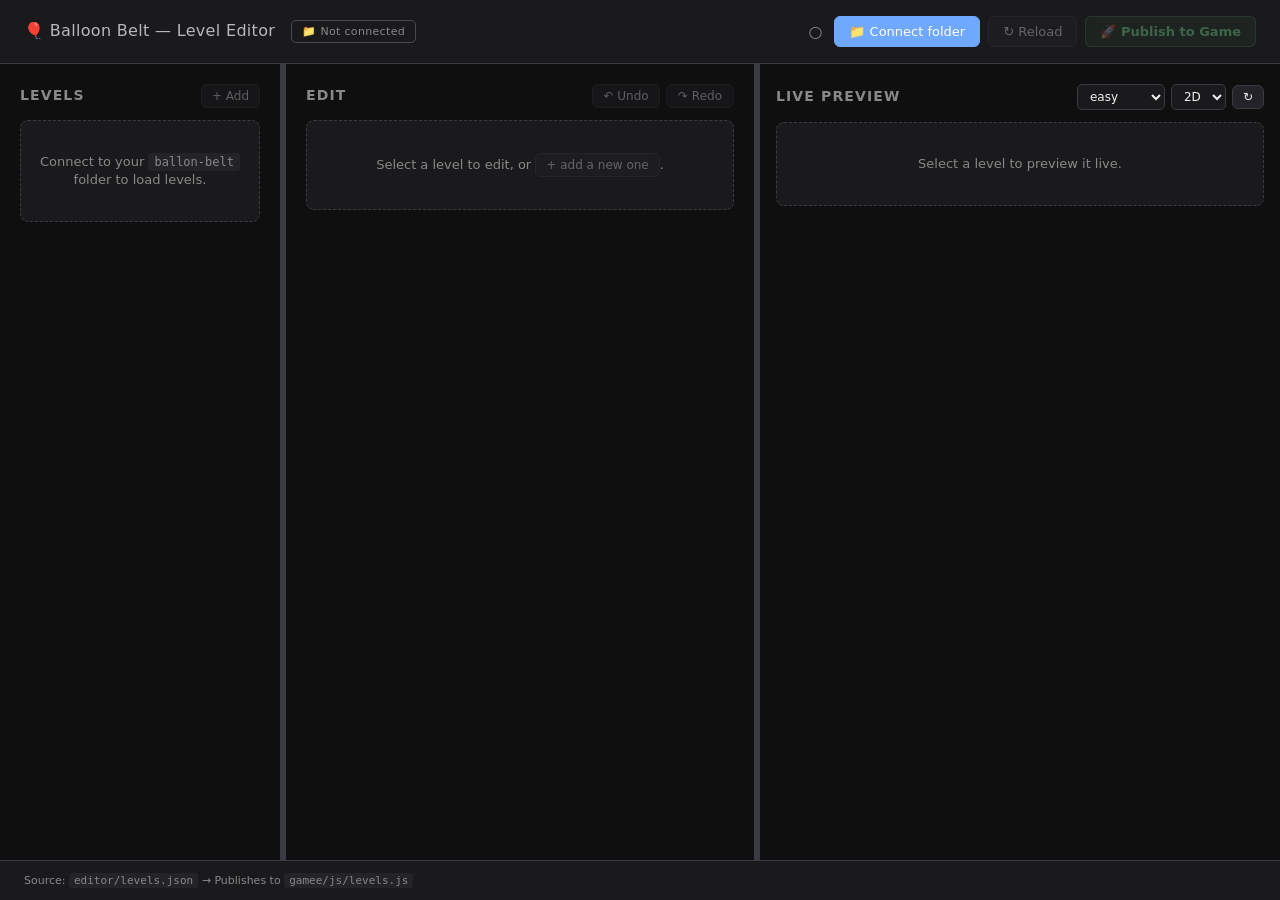
<file: editor/index.html>
<!DOCTYPE html>
<html lang="cs">
<head>
  <meta charset="UTF-8">
  <title>Balloon Belt — Level Editor</title>
  <meta name="viewport" content="width=device-width, initial-scale=1">
  <link rel="stylesheet" href="./css/editor.css">
</head>
<body>
  <div id="app">
    <header id="app-header">
      <h1>🎈 Balloon Belt — Level Editor</h1>
      <div id="header-status">
        <span id="project-status" class="status-chip status-disconnected">📁 Not connected</span>
        <span id="dirty-status" class="status-chip" hidden>● Unsaved</span>
        <span id="dupkey-status" class="status-chip status-bad" hidden title="Více levelů sdílí stejný klíč. Hra (gamee/js/levels.js) se neaktualizuje, dokud klíče nebudou unikátní. Otevři dotčený level a změň Key v sekci Informace."></span>
        <span id="sync-status" class="status-chip status-bad" hidden title="Sync daemon /tmp/balloon-sync.sh nepropouští soubory do /tmp/ballon-belt/, kde httpd serveruje. Preview iframe čte staré data. Otevři terminál a spusť: kill $(pgrep -f balloon-sync.sh); nohup /tmp/balloon-sync.sh > /tmp/balloon-sync.log 2>&1 &amp;"></span>
      </div>
      <div id="header-actions">
        <span id="health-badge" class="health-badge health-idle" title="Celkový stav editoru: připojení, autosave, sync daemon, duplicitní klíče.">●</span>
        <button id="btn-connect" class="btn btn-primary">📁 Connect folder</button>
        <button id="btn-load" class="btn" disabled>↻ Reload</button>
        <button id="btn-publish" class="btn btn-publish" disabled>🚀 Publish to Game</button>
      </div>
    </header>

    <main id="app-main">
      <section id="list-panel">
        <div class="panel-header">
          <h2>Levels</h2>
          <button id="btn-add" class="btn btn-small" disabled>+ Add</button>
        </div>
        <ul id="level-list" class="level-list"></ul>
        <div id="list-empty" class="empty-state" hidden>
          Connect to your <code>ballon-belt</code> folder to load levels.
        </div>
      </section>

      <div class="col-resizer" data-resizer="list-edit" title="Táhni pro změnu šířky"></div>

      <section id="edit-panel">
        <div class="panel-header">
          <h2>Edit</h2>
          <div class="history-controls">
            <button type="button" id="btn-undo" class="btn btn-small btn-history" disabled title="Zpět (Cmd/Ctrl+Z)">↶ Undo</button>
            <button type="button" id="btn-redo" class="btn btn-small btn-history" disabled title="Znovu (Cmd/Ctrl+Shift+Z)">↷ Redo</button>
          </div>
        </div>
        <div id="edit-empty" class="empty-state">
          Select a level to edit, or <button id="btn-add-from-empty" class="btn btn-small" disabled>+ add a new one</button>.
        </div>
        <form id="edit-form" hidden>
          <details class="ed-section ed-section-info" open>
            <summary class="ed-section-head"><span class="ed-section-num">1</span> Informace</summary>
            <div class="ed-section-body">
              <div class="form-row">
                <label for="f-key">Key <span class="hint">(unique ID, lowercase)</span></label>
                <input type="text" id="f-key" required pattern="[a-z][a-z0-9_-]*">
              </div>
              <div class="form-row">
                <label for="f-label">Label <span class="hint">(display name)</span></label>
                <input type="text" id="f-label" required>
              </div>
              <div class="form-row">
                <label for="f-type">Type</label>
                <select id="f-type">
                  <option value="relaxing">relaxing</option>
                  <option value="easy">easy</option>
                  <option value="medium">medium</option>
                  <option value="hard">hard</option>
                  <option value="hardcore">hardcore</option>
                </select>
              </div>
              <div class="form-row">
                <label class="checkbox-row">
                  <input type="checkbox" id="f-in-game" checked>
                  <span>🎮 In game <span class="hint">(odškrtnout = level zůstane jen v editoru, do hry nepůjde)</span></span>
                </label>
              </div>
              <div class="form-row">
                <label for="f-theme">Theme <span class="hint">(výchozí téma levelu)</span></label>
                <select id="f-theme">
                  <option value="">(výchozí hráče)</option>
                  <option value="pink">pink</option>
                  <option value="ocean">ocean</option>
                  <option value="sunset">sunset</option>
                  <option value="forest">forest</option>
                  <option value="lavender">lavender</option>
                  <option value="mono-dark">mono-dark</option>
                  <option value="mystery">mystery</option>
                  <option value="neon">neon</option>
                  <option value="experiment">experiment</option>
                  <option value="experiment2">experiment2</option>
                </select>
              </div>

            </div>
          </details>

          <details class="ed-section ed-section-image" open>
            <summary class="ed-section-head"><span class="ed-section-num">2</span> Obraz</summary>
            <div class="ed-section-body">
              <div class="form-section">
                <label class="checkbox-row">
                  <input type="checkbox" id="f-gravity-on">
                  <span>Gravity enabled</span>
                </label>
              </div>
              <div class="form-row">
                <label for="f-image-source">Image source</label>
                <select id="f-image-source">
                  <option value="smiley">smiley</option>
                  <option value="moon">moon</option>
                  <option value="starwars">starwars (C-3PO)</option>
                  <option value="frog">frog</option>
                  <option value="mondrian">mondrian</option>
                  <option value="custom">custom (prázdné plátno)</option>
                </select>
              </div>

              <div class="form-section block-editor-section">
                <label>Pixely &amp; bloky <span class="hint">(pro custom: malování pixelů; pro všechny: drag-drop bloků)</span></label>
            <div class="image-toolbar">
              <div class="pt-row">
                <span class="pt-label">paleta</span>
                <div class="palette-presets" id="palette-presets"></div>
              </div>
              <div id="pixel-toolbar" class="pixel-toolbar-inner" hidden>
                <div class="pt-row">
                  <span class="pt-label">nástroj</span>
                  <div class="pt-tools">
                    <button type="button" class="pt-tool active" data-tool="paint" title="Paint (kreslení po pixelech)">✎</button>
                    <button type="button" class="pt-tool" data-tool="erase" title="Erase (gumování)">✕</button>
                    <button type="button" class="pt-tool" data-tool="rect-fill" title="Fill rectangle">▢+</button>
                    <button type="button" class="pt-tool" data-tool="rect-erase" title="Erase rectangle">▢−</button>
                  </div>
                </div>
                <div class="pt-row">
                  <span class="pt-label">barva</span>
                  <div id="pt-colors" class="pt-colors"></div>
                </div>
                <div class="pt-row">
                  <button type="button" id="pt-clear-all" class="btn btn-small btn-danger">vyčistit celé plátno</button>
                  <button type="button" id="pt-import-foto" class="btn btn-small">📷 Import foto</button>
                  <button type="button" id="pt-generate" class="btn btn-small">🎲 Generovat</button>
                  <input type="file" id="pt-foto-file" accept="image/*" hidden>
                </div>
                <div class="pt-row">
                  <label class="pt-toggle">
                    <input type="checkbox" id="pt-merge-enable">
                    🎨 Sloučit blízké barvy <span class="hint">(náhled před potvrzením)</span>
                  </label>
                </div>
                <div id="pt-merge-controls" class="pt-row" hidden>
                  <span class="pt-label">práh</span>
                  <input type="range" id="pt-merge-threshold" min="5" max="120" value="35" step="5" style="width:120px">
                  <span id="pt-merge-threshold-val" class="hint">35</span>
                  <span id="pt-merge-info" class="hint" style="margin-left:8px"></span>
                  <button type="button" id="pt-merge-apply" class="btn btn-small btn-accent" style="margin-left:auto">Použít</button>
                  <button type="button" id="pt-merge-cancel" class="btn btn-small">Zrušit</button>
                </div>
                <div id="gen-panel" class="gen-panel" hidden>
                <div class="gen-row">
                  <span class="gen-label">režim</span>
                  <label class="gen-check"><input type="radio" name="gen-mode" value="pixels" checked> Pixely</label>
                  <label class="gen-check"><input type="radio" name="gen-mode" value="blocks"> Bloky + pixely</label>
                </div>
                <div class="gen-row" id="gen-style-row">
                  <span class="gen-label">styl</span>
                  <div class="gen-styles">
                    <button type="button" class="gen-style active" data-style="stripes">Pruhy</button>
                    <button type="button" class="gen-style" data-style="circles">Kruhy</button>
                    <button type="button" class="gen-style" data-style="noise">Šum</button>
                    <button type="button" class="gen-style" data-style="checker">Šachy</button>
                    <button type="button" class="gen-style" data-style="mandala">Mandala</button>
                    <button type="button" class="gen-style" data-style="kaleido">Kaleido</button>
                    <button type="button" class="gen-style" data-style="koridor">Koridor</button>
                  </div>
                </div>
                <div class="gen-row" id="gen-block-ratio-row" hidden>
                  <span class="gen-label">% bloků</span>
                  <input type="range" id="gen-block-ratio" min="10" max="100" value="50" step="10">
                  <span id="gen-block-ratio-val">50 %</span>
                </div>
                <div class="gen-row">
                  <button type="button" id="gen-go" class="btn btn-small btn-accent">🎲 Generovat</button>
                </div>
                </div>
              </div>
            </div>
            <div class="block-editor">
              <div class="be-canvas-wrap">
                <canvas id="be-canvas" width="360" height="270" tabindex="0"></canvas>
                <div class="be-canvas-hint" id="be-canvas-hint">klikni do obrazu pro fokus · Del = smazat · R = rotovat · šipky = posun</div>
              </div>
              <div class="be-palette-wrap">
                <div class="be-section-title">paleta <span class="hint">(táhni na plátno)</span></div>
                <div id="be-palette" class="be-palette"></div>
              </div>
              <div class="be-sel-wrap" id="be-sel-wrap" hidden>
                  <div class="be-sel-controls">
                    <div class="be-field-row" id="be-sel-kind-row">
                      <label>druh</label>
                      <div class="be-seg">
                        <button type="button" class="be-seg-btn" data-kind="solid">solid</button>
                        <button type="button" class="be-seg-btn" data-kind="mystery">mystery</button>
                      </div>
                    </div>
                    <div class="be-field-row" id="be-sel-shape-row">
                      <label>tvar</label>
                      <select id="be-sel-shape">
                        <option value="rect">rect</option>
                        <option value="cross">cross</option>
                        <option value="L">L</option>
                        <option value="T">T</option>
                        <option value="circle">circle</option>
                      </select>
                    </div>
                    <div class="be-field-row be-field-row-2" id="be-sel-wh-row">
                      <div>
                        <label>šířka</label>
                        <input type="number" id="be-sel-w" min="1" max="36" value="3">
                      </div>
                      <div>
                        <label>výška</label>
                        <input type="number" id="be-sel-h" min="1" max="27" value="3">
                      </div>
                    </div>
                    <div class="be-field-row be-field-row-2" id="be-sel-xy-row">
                      <div>
                        <label>x</label>
                        <input type="number" id="be-sel-x" min="0" max="35" value="0">
                      </div>
                      <div>
                        <label>y</label>
                        <input type="number" id="be-sel-y" min="0" max="26" value="0">
                      </div>
                    </div>
                    <div class="be-field-row be-sel-hp-field">
                      <label>HP <span id="be-sel-hp-val" class="val">10</span></label>
                      <input type="range" id="be-sel-hp" min="1" max="120" step="1" value="10">
                    </div>
                    <div class="be-sel-actions">
                      <button type="button" id="be-rotate" class="btn btn-small">⟳ rotovat</button>
                      <button type="button" id="be-delete" class="btn btn-small btn-danger">🗑 smazat</button>
                    </div>
                  </div>
                  <div class="be-field-row">
                    <label>barva <span class="hint">(solid)</span></label>
                    <div id="be-sel-colors" class="be-colors"></div>
                  </div>
              </div>
            </div>
          </div>
            </div>
          </details>

          <details class="ed-section ed-section-grid" open>
            <summary class="ed-section-head"><span class="ed-section-num">3</span> Grid (nosiče)</summary>
            <div class="ed-section-body">
              <div class="form-section carrier-layout-section">
                <label>Carrier layout <span class="hint">(manuální grid 7×cols; prázdné = auto-gen)</span></label>
            <div class="cl-toolbar">
              <div class="cl-tb-row">
                <span class="cl-tb-label">complexity</span>
                <div class="cl-diff-tabs">
                  <button type="button" class="cl-diff-tab active" data-diff="easy"><span class="cl-diff-label">1</span><span class="cl-diff-pin" data-pin="easy" title="nastavit jako výchozí při načtení">📍</span></button>
                  <button type="button" class="cl-diff-tab" data-diff="medium"><span class="cl-diff-label">2</span><span class="cl-diff-pin" data-pin="medium" title="nastavit jako výchozí při načtení">📍</span></button>
                  <button type="button" class="cl-diff-tab" data-diff="hard"><span class="cl-diff-label">3</span><span class="cl-diff-pin" data-pin="hard" title="nastavit jako výchozí při načtení">📍</span></button>
                </div>
                <span class="cl-tb-hint">pin = výchozí complexity při načtení hry</span>
              </div>
              <div class="cl-tb-row">
                <span class="cl-tb-label">varianta</span>
                <select id="cl-variant-select" class="cl-variant-select"></select>
                <button type="button" id="cl-variant-add" class="btn btn-small">+ nová</button>
                <button type="button" id="cl-variant-rename" class="btn btn-small" disabled>✎ přejmenovat</button>
                <button type="button" id="cl-variant-dup" class="btn btn-small" disabled>⎘ duplikovat</button>
                <button type="button" id="cl-variant-delete" class="btn btn-small btn-danger" disabled>🗑 smazat</button>
              </div>
              <div class="cl-tb-row">
                <span class="cl-tb-label">řádky <span id="cl-rows-val" class="val">4</span></span>
                <input type="range" id="cl-rows" min="1" max="7" step="1" value="4">
              </div>
              <div class="cl-tb-row">
                <span class="cl-tb-label">sloupce <span id="cl-cols-val" class="val">7</span></span>
                <input type="range" id="cl-cols" min="1" max="7" step="2" value="7">
              </div>
              <div class="cl-tb-row">
                <span class="cl-tb-label">specials</span>
                <label class="cl-check-label"><input type="checkbox" id="cl-spec-garage-on"> garáže</label>
                <label class="cl-check-label"><input type="checkbox" id="cl-spec-rocket-on"> rakety</label>
              </div>
              <div class="cl-tb-row cl-spec-sub" id="cl-spec-garage-sub" hidden>
                <span class="cl-tb-label cl-tb-sublabel">↳ garážíků</span>
                <input type="range" id="cl-spec-garage-count" min="1" max="4" step="1" value="2">
                <span id="cl-spec-garage-count-val" class="val">2</span>
                <label class="cl-check-label"><input type="checkbox" id="cl-spec-garage-random" checked> ±náhoda</label>
              </div>
              <div class="cl-tb-row">
                <span class="cl-tb-label">generátor</span>
                <button type="button" id="cl-gen-fill" class="btn btn-small" title="Doplň null buňky nosiči podle reálných pxCounts; existující tile nech.">🎲 doplnit prázdné</button>
                <button type="button" id="cl-gen-reset" class="btn btn-small btn-danger" title="Vyprázdni grid a vygeneruj nový rozložení od nuly.">♻ regenerovat</button>
              </div>
            </div>
            <!-- Banner přesunut sem (těsně pod complexity tabs), aby byl patrný kontext: která complexity je výchozí. -->
            <div id="cl-layout-banner" class="cl-layout-banner" hidden></div>
            <div id="cl-empty" class="cl-empty">
              Žádná varianta pro tuto complexity. Klikni <b>+ nová</b> pro vytvoření.
              Levely bez varianty pro danou complexity se auto-generují jako dnes.
            </div>
            <details id="cl-analyze-tune" class="cl-analyze-tune" hidden open>
              <summary class="cl-analyze-tune-summary">
                <span class="cl-section-title">⚡ Analyze &amp; Tune <span class="hint">(playtester + křivky obtížnosti + ladění)</span></span>
              </summary>
              <div class="cl-at-master-header">
                <div class="cl-tune-mode-row cl-beam-mode-row" role="radiogroup" aria-label="Beam mode" title="Solver: Beam má 2 vision módy:&#10;&#10;&#9679; Beam &mdash; Kr&aacute;tkozrak&yacute; &mdash; klasick&yacute; beam, vid&iacute; n&aelig;kolik tah&ucirc; dop&rcaron;edu, ale nevyhodnocuje invest. tahy&#10;&#9679; Beam &mdash; Dalekozrak&yacute; (default) &mdash; far-sighted: vid&iacute; investi&ccaron;n&iacute; tahy (rozbit&iacute; bari&eacute;r, uvoln&aelig;n&iacute; gar&aacute;&zcaron;&iacute;) + cascade efekty + future potential&#10;&#10;Default je &#128301; Dalekozrak&yacute; &mdash; obvykle d&aacute;v&aacute; lep&scaron;&iacute; v&yacute;sledky.">
                  <label class="cl-tune-mode-radio" title="Beam — Krátkozraký: klasický beam search. Vidí několik tahů dopředu, ale nevyhodnocuje investiční tahy.">
                    <input type="radio" name="cl-beam-mode" value="short" id="cl-beam-mode-short"> 👓 Krátkozraký
                  </label>
                  <label class="cl-tune-mode-radio" title="Beam — Dalekozraký: far-sighted beam. Vidí investiční tahy + cascade efekty + future potential. Doporučeno.">
                    <input type="radio" name="cl-beam-mode" value="far" id="cl-beam-mode-far" checked> 🔭 Dalekozraký
                  </label>
                </div>
                <button type="button" id="cl-analyze-btn" class="btn btn-primary btn-small">▶ Analyzovat</button>
              </div>

              <details id="cl-at-results" class="cl-at-section" open>
                <summary class="cl-at-section-summary">
                  <span class="cl-section-subtitle">📊 Výsledky <span class="hint">(greedy optimal + 50× náhoda)</span></span>
                </summary>
                <div id="cl-tester-body" class="cl-tester-body">
                  <div class="cl-tester-idle">Klikni ▶ Analyzovat pro simulaci aktuálního layoutu.</div>
                </div>
              </details>

              <details id="cl-curves" class="cl-at-section cl-curves" open>
                <summary class="cl-at-section-summary cl-curves-head">
                  <span class="cl-section-subtitle">📈 Křivky <span class="hint">(per-step trace, 4 dimenze)</span></span>
                  <span id="cl-curves-status" class="cl-curves-status hint"></span>
                </summary>
                <div class="cl-curves-body">
                  <div class="cl-curves-controls">
                    <label title="Choice = beneficial / active per krok. Vyšší = víc smysluplných voleb pro hráče.">
                      <input type="checkbox" data-curve-dim="choice" checked>
                      <span class="cl-curve-sw" style="background:#3b82f6"></span> Choice
                    </label>
                    <label title="Pressure = beltLoad / BELT_CAP per krok. Vyšší = blíž overflow (nervóznější krok).">
                      <input type="checkbox" data-curve-dim="pressure" checked>
                      <span class="cl-curve-sw" style="background:#ef4444"></span> Pressure
                    </label>
                    <label title="Progress = pickedGain / remainingPx_before. Vyšší = velký kus pixelů smetl jedním klikem.">
                      <input type="checkbox" data-curve-dim="progress" checked>
                      <span class="cl-curve-sw" style="background:#10b981"></span> Progress
                    </label>
                    <label title="Solver gap = kolik z 3 strategií ještě běží. Vyšší = jen lepší solver projde (tricky kroky).">
                      <input type="checkbox" data-curve-dim="solverGap" checked>
                      <span class="cl-curve-sw" style="background:#f59e0b"></span> Solver gap
                    </label>
                  </div>
                  <div id="cl-curves-svg-wrap"></div>
                  <div id="cl-curves-pin-popover" class="cl-curve-pin-popover" hidden></div>
                  <div id="cl-curves-empty" class="cl-curves-empty">
                    Klikni <b>▶ Analyzovat</b> nahoře pro zobrazení křivek obtížnosti.
                  </div>
                  <div id="cl-replay" class="cl-replay" hidden>
                    <div class="cl-replay-head">
                      <span class="cl-section-title">replay <span class="hint" id="cl-replay-step-label"></span></span>
                      <span class="cl-replay-spacer"></span>
                      <select id="cl-replay-strategy" title="Která strategie testeru se přehrává">
                        <option value="beam">beam search</option>
                        <option value="fullUse">full-use heur.</option>
                        <option value="maxGain">max-gain heur.</option>
                      </select>
                    </div>
                    <div class="cl-replay-canvases">
                      <div class="cl-replay-canvas-wrap">
                        <div class="hint">carrier grid (klik = krok)</div>
                        <canvas id="cl-replay-carrier" width="200" height="160"></canvas>
                      </div>
                      <div class="cl-replay-canvas-wrap">
                        <div class="hint">image grid (px diff)</div>
                        <canvas id="cl-replay-image" width="288" height="216"></canvas>
                      </div>
                    </div>
                    <div class="cl-replay-controls">
                      <button type="button" id="cl-replay-first" title="začátek">⏮</button>
                      <button type="button" id="cl-replay-prev" title="−1 krok">◀</button>
                      <button type="button" id="cl-replay-play" title="play / pause">▶</button>
                      <button type="button" id="cl-replay-next" title="+1 krok">▶</button>
                      <button type="button" id="cl-replay-last" title="konec">⏭</button>
                      <input type="range" id="cl-replay-scrub" min="0" max="0" value="0" step="1">
                      <span id="cl-replay-step-num" class="hint">0 / 0</span>
                      <select id="cl-replay-speed" title="rychlost přehrávání">
                        <option value="400">0.5×</option>
                        <option value="200" selected>1×</option>
                        <option value="100">2×</option>
                        <option value="50">4×</option>
                      </select>
                    </div>
                    <div id="cl-replay-info" class="cl-replay-info hint"></div>
                  </div>
                </div>
              </details>

              <details id="cl-auto-tune" class="cl-at-section">
                <summary class="cl-at-section-summary">
                  <span class="cl-section-subtitle">🎯 Ladění <span class="hint">(úpravy carrierů — detailní per-pin nebo větší auto-tune)</span></span>
                </summary>
                <div class="cl-tune-mode-row" role="radiogroup" aria-label="Mód ladění">
                  <label class="cl-tune-mode-radio" title="Detailní: klikni na pin v Křivkách → mutation suggestions cílené na ten step range.">
                    <input type="radio" name="cl-tune-mode" value="detail" checked> Detailní (per-pin Suggest)
                  </label>
                  <label class="cl-tune-mode-radio" title="Větší: vyber target shape, SA přes mutation pool přerovná carriery aby křivka odpovídala templatu.">
                    <input type="radio" name="cl-tune-mode" value="bulk"> Větší (template + auto-tune)
                  </label>
                </div>

                <div id="cl-tune-detail" class="cl-tune-mode-body">
                  <div class="cl-tune-hint">
                    Klikni na pin v sekci <b>Křivky</b> a v popoveru zvol <b>⚙ Suggest</b>.
                    Top 3 mutation kandidáti se objeví zde.
                  </div>
                  <div id="cl-mut-suggest-panel" class="cl-mut-suggest-panel" hidden></div>
                </div>

                <div id="cl-tune-bulk" class="cl-tune-mode-body" hidden>
                  <div class="cl-at-controls">
                    <div class="cl-at-control-row">
                      <label class="cl-at-label" title="Target shape — SA bude SA optimalizovat carrier layout, aby aktuální křivka co nejlépe odpovídala této shape.">Template:</label>
                      <select id="cl-at-template">
                        <option value="FLAT">FLAT — konstantní obtížnost</option>
                        <option value="STAIRCASE">STAIRCASE — postupný nárůst</option>
                        <option value="WARMUP_CLIMAX_COOLDOWN">WARMUP-CLIMAX-COOLDOWN ╱─╲</option>
                        <option value="EARLY_HOOK">EARLY HOOK — strmý začátek</option>
                        <option value="ENDGAME_PUZZLE">ENDGAME PUZZLE — spike na konci</option>
                        <option value="DOUBLE_PEAK">DOUBLE PEAK ╱╲╱╲</option>
                      </select>
                    </div>
                    <div id="cl-at-template-preview" class="cl-at-template-preview"></div>
                    <div class="cl-at-control-row">
                      <label class="cl-at-label" title="Která dimenze se má primárně optimalizovat. 'all' = vážený mix (choice + pressure + progress).">Apply target:</label>
                      <select id="cl-at-target">
                        <option value="all">Vše (vážené)</option>
                        <option value="choice">Choice</option>
                        <option value="pressure">Pressure</option>
                        <option value="progress">Progress</option>
                      </select>
                    </div>
                    <div class="cl-at-control-row">
                      <label class="cl-at-label" title="Cílová obtížnost (0–100). SA drží temperature hot dokud bestDiff nedosáhne targetu. Default 50 = medium. Vyšší = SA tlačí mutace agresivněji, dokud level není dostatečně obtížný.">Cíl obtížnosti:</label>
                      <input id="cl-at-target-diff" type="number" min="0" max="100" step="5" value="50" style="width: 70px;">
                      <span class="cl-at-help" tabindex="0" title="Stupnice odpovídá diffScore z Analyzovat sekce (0–100). 30=Easy, 55=Medium, 75=Hard, 90=Hardcore. SA chladne až po dosažení targetu.">/ 100</span>
                    </div>
                    <div class="cl-at-control-row">
                      <label class="cl-at-label" title="Time budget pro SA. Delší = víc iterací = lepší fit. Editor je responzivní díky yieldingu.">Time budget:</label>
                      <select id="cl-at-budget">
                        <option value="30000" selected>30 s (rychlé)</option>
                        <option value="120000">2 min (střední)</option>
                        <option value="300000">5 min (důkladné)</option>
                        <option value="600000">10 min (max)</option>
                      </select>
                    </div>
                    <div class="cl-at-control-row">
                      <label class="cl-at-label" title="Re&#382;im = kombinace REORGANIZ&Aacute;TORU + SOLVERU. Ka&zcaron;d&yacute; preset n&iacute;&zcaron;e si to nastav&iacute; za tebe.&#10;&#10;REORGANIZ&Aacute;TOR (kdo p&rcaron;erov&aacute;v&aacute; layout, co povazuje za lep&scaron;&iacute;):&#10;  &middot; Sketcher &mdash; jen tvar k&rcaron;ivky (L2 distance vs target template)&#10;  &middot; Architect &mdash; tvar + access cost critical barev v 5 dimenz&iacute;ch (row depth, click distance, mystery flag, garage queue position, garage row)&#10;&#10;SOLVER (kdo hraje level pro v&yacute;po&ccaron;et trace ka&zcaron;d&eacute;ho kandid&aacute;ta):&#10;  &middot; Greedy &mdash; rychl&aacute; heuristika max-gain (~5 ms / iter)&#10;  &middot; Beam &mdash; Kr&aacute;tkozrak&yacute; (default beam, n&aelig;kolik tah&ucirc; dop&rcaron;edu)&#10;  &middot; Beam &mdash; Dalekozrak&yacute; (far-sighted, ~600 ms / iter, vid&iacute; investi&ccaron;n&iacute; tahy + cascade)&#10;&#10;PRESETY (Reorganiz&aacute;tor &times; Solver):&#10;  &#9889; Rychl&yacute;     = Sketcher  + Greedy              &mdash; ~6000 iter / 30s, baseline&#10;  &#129504; Chytr&yacute;     = Architect + Greedy              &mdash; ~6000 iter / 30s, smart reorganiz&aacute;tor&#10;  &#128301; D&ucirc;kladn&yacute;  = Architect + Beam Dalekozrak&yacute;  &mdash; ~50 iter / 30s, max kvalita">Režim:</label>
                      <select id="cl-at-preset">
                        <option value="fast" selected title="Reorganizátor: Sketcher (jen tvar křivky) + Solver: Greedy (~5 ms/iter). ~6000 iterací v 30 s. Baseline preset.">⚡ Rychlý (Sketcher + Greedy)</option>
                        <option value="smart" title="Reorganizátor: Architect (tvar + access cost 5 dimenzí critical barev) + Solver: Greedy (~5 ms/iter). ~6000 iterací v 30 s. Smart reorganizátor, rychlý solver.">🧠 Chytrý (Architect + Greedy)</option>
                        <option value="thorough" title="Reorganizátor: Architect + Solver: Beam — Dalekozraký (~600 ms/iter, vidí investiční tahy). ~50 iterací v 30 s. Max kvalita, pomalý.">🔭 Důkladný (Architect + Beam — Dalekozraký)</option>
                      </select>
                      <span class="cl-at-help" tabindex="0" title="REORGANIZ&Aacute;TOR (kdo p&rcaron;erov&aacute;v&aacute; layout) &times; SOLVER (kdo testuje kandid&aacute;ty)&#10;&#10;REORGANIZ&Aacute;TOR je strategie SA:&#10;  &#9679; Sketcher &mdash; jen tvar k&rcaron;ivky shoduj&iacute;c&iacute; s target&#10;  &#9679; Architect &mdash; tvar + critical barvy ulo&zcaron;en&eacute; v hloubce (5 dimenz&iacute;: depth, click distance, mystery flag, garage queue, garage row)&#10;&#10;SOLVER je hr&aacute;&ccaron; co hraje level pro hodnocen&iacute;:&#10;  &#9679; Greedy &mdash; rychl&aacute; heuristika (~5 ms)&#10;  &#9679; Beam &mdash; Kr&aacute;tkozrak&yacute; (default, n&aelig;kolik tah&ucirc; dop&rcaron;edu)&#10;  &#9679; Beam &mdash; Dalekozrak&yacute; (far-sighted, vid&iacute; investi&ccaron;n&iacute; tahy)&#10;&#10;Trade-off: r&yacute;chlost (v&iacute;c iter) vs kvalita (smyslupln&eacute; iter). Default &#9889; Rychl&yacute; pro v&aelig;t&scaron;inu pr&aacute;cu.">ⓘ</span>
                    </div>
                    <div class="cl-at-control-row cl-at-actions">
                      <button id="cl-at-start" class="btn btn-primary" type="button">▶ AUTO-TUNE</button>
                      <button id="cl-at-stop" class="btn" type="button" hidden>■ STOP</button>
                    </div>
                    <div class="cl-at-control-row">
                      <button id="cl-at-cleanup-hidden" class="btn btn-small" type="button" title="Smaže `?` flagy z carrierů, které jsou v hraně active (row 0 nebo tunel sousedem). Hra je beztak nevykreslí — flag je jen vizuální noise z minulých Apply.">🧹 Vyčistit ineffective `?` flagy</button>
                    </div>
                  </div>
                  <div id="cl-at-monitor" class="cl-at-monitor" hidden>
                    <div class="cl-at-stats">
                      <span title="ITER &mdash; po&ccaron;et iterac&iacute; (= testů mutac&iacute;) co SA spustil. Ka&zcaron;d&aacute; iterace = pick mutation → apply → simulate → score. V Greedy modu ~200 iter/s, v Beam modu ~1.7 iter/s.">iter: <b id="cl-at-iter">0</b></span>
                      <span title="ACCEPTED &mdash; kolik iterac&iacute; SA p&rcaron;ijal jako lep&scaron;&iacute; (delta &lt; 0) nebo n&aacute;hodn&aacute; akceptace (random &lt; exp(-delta/T)). Vy&scaron;&scaron;&iacute; T = v&iacute;c accepted i hor&scaron;&iacute;ch. Postupem cooling klesne accept rate.">accepted: <b id="cl-at-accepted">0</b></span>
                      <span title="BEST SCORE &mdash; nejlep&scaron;&iacute; fitness dosazen&yacute; doposud. Slo&zcaron;eno z: L2 distance v&ucirc;či target křivce + accessStepMismatch (pokud Architect) + solvabilityPenalty (zeč Tester logiky &mdash; +1000 overflow, +500 unsolved, +50&times;stuck, +30&times;funnel reject). Nižš&iacute; = lep&scaron;&iacute;. Po dokon&ccaron;en&iacute; SA se Tester spust&iacute; samostatn&aelig; pro final verdikt.">best: <b id="cl-at-best">—</b></span>
                      <span title="T (TEPLOTA) &mdash; SA cooling parametr. Za&ccaron;&iacute;n&aacute; na 1.0, ka&zcaron;d&aacute; iter klesne &times; 0.997. Vyšš&iacute; T = v&iacute;c probability p&rcaron;ijmout horsi mutaci (exploration), nižš&iacute; T = jen lepš&iacute; (exploitation). Po ~700 iter T &asymp; 0.1, SA hledá jen lokálni optima.">T: <b id="cl-at-temp">1.00</b></span>
                      <span title="DIFF (current/target) &mdash; current best difficulty (proxy z trace, p&rcaron;eveden&yacute; na 0&ndash;100 stupnici) / target z UI inputu. SA chladne T jen po dosa&zcaron;en&iacute; targetu. 🔥 = SA hot, st&aacute;le tla&ccaron;&iacute; mutace; ❄ = target dosa&zcaron;en, SA chladne k jemn&yacute;m &uacute;prav&aacute;m k&rcaron;ivky.">diff: <b id="cl-at-diff">—</b> <b id="cl-at-hot-flag" style="margin-left:4px">🔥</b></span>
                    </div>
                    <div class="cl-mut-progress-bar"><div class="cl-mut-progress-fill" id="cl-at-progress-fill" style="width:0%"></div></div>
                    <div class="cl-at-monitor-row">
                      <div id="cl-at-monitor-svg-wrap"></div>
                      <div class="cl-at-mini-grid-wrap">
                        <div class="cl-at-mini-grid-label hint">live carrier layout (best)</div>
                        <canvas id="cl-at-mini-grid" width="200" height="160"></canvas>
                      </div>
                    </div>
                  </div>
                  <div id="cl-at-result" class="cl-at-result" hidden></div>
                </div>
              </details>
            </details>
            <div id="cl-capacity" class="cl-capacity" hidden>
              <div class="cl-capacity-head">
                <span class="cl-section-title">kapacita <span class="hint">(potřeba / sloty — podle reálných dat z preview)</span></span>
                <span id="cl-capacity-status" class="cl-capacity-status"></span>
              </div>
              <div id="cl-capacity-body" class="cl-capacity-body"></div>
              <div id="cl-capacity-hint" class="cl-capacity-hint"></div>
            </div>
            <div id="cl-editor" class="cl-editor" hidden>
              <div class="cl-grid-wrap">
                <div id="cl-grid" class="cl-grid"></div>
              </div>
              <div class="cl-palette-wrap">
                <div class="cl-section-title">paleta <span class="hint">(klikni, pak maluj v gridu)</span></div>
                <div id="cl-palette" class="cl-palette"></div>
                <div class="cl-hint" id="cl-tool-hint">vyber nástroj z palety</div>
                <div class="cl-legend">
                  <div class="cl-legend-row"><span class="cl-legend-sw tile-wall"></span> <b>zeď</b> — default prázdno, blokuje aktivaci</div>
                  <div class="cl-legend-row"><span class="cl-legend-sw tile-null"></span> <b>tunel</b> — propouští aktivaci (honeycomb)</div>
                </div>
                <div id="cl-inspector" class="cl-inspector" hidden>
                  <div class="cl-section-title">výběr <span id="cl-inspector-coord" class="hint"></span></div>
                  <div id="cl-inspector-body"></div>
                </div>
              </div>
            </div>
          </div>
            </div>
          </details>

          <div class="summary-bar">
            <span class="summary-label">Type:</span>
            <span id="summary-badge" class="diff-badge diff-relaxing">Relaxing</span>
          </div>

          <div class="form-actions">
            <button type="button" id="btn-delete" class="btn btn-danger">🗑 Delete level</button>
            <button type="button" id="btn-close" class="btn">Close</button>
          </div>
        </form>
      </section>

      <div class="col-resizer" data-resizer="edit-preview" title="Táhni pro změnu šířky"></div>

      <section id="preview-panel">
        <div class="panel-header">
          <h2>Live preview</h2>
          <div class="preview-controls">
            <select id="preview-diff" class="preview-select" title="Carrier difficulty for preview">
              <option value="easy">easy</option>
              <option value="medium">medium</option>
              <option value="hard">hard</option>
            </select>
            <select id="preview-renderer" class="preview-select" title="Renderer mode (2D Canvas vs 3D Three.js)">
              <option value="2d">2D</option>
              <option value="3d">3D</option>
            </select>
            <button id="btn-preview-refresh" class="btn btn-small" title="Reload iframe">↻</button>
          </div>
        </div>
        <div id="preview-empty" class="empty-state">
          Select a level to preview it live.
        </div>
        <iframe id="preview-frame" hidden title="Game preview"></iframe>
      </section>
    </main>

    <footer id="app-footer">
      <span class="hint">Source: <code>editor/levels.json</code> → Publishes to <code>gamee/js/levels.js</code></span>
      <span id="last-action" class="hint"></span>
    </footer>
  </div>
  <!-- Photo import modal (musí být PŘED script tagem, jinak boot() nenajde prvky) -->
  <div id="foto-import-modal" class="fi-overlay" hidden>
    <div class="fi-modal">
      <div class="fi-header">
        <h3 class="fi-title">Import fotky do levelu</h3>
        <p class="fi-subtitle">přetaž pro posun · kolečko = zoom</p>
      </div>
      <div class="fi-body">
        <div class="fi-crop-wrap">
          <canvas id="fi-crop-canvas" width="360" height="270"></canvas>
        </div>
        <div class="fi-quant-wrap">
          <canvas id="fi-quant-canvas" width="180" height="135"></canvas>
          <div class="fi-quant-label">náhled 36×27</div>
          <div class="fi-profile-row">
            <label class="fi-ctrl-label">Profil</label>
            <select id="fi-profile" class="fi-select">
              <option value="auto">Automaticky (nejlepší z 64)</option>
              <option value="active">Aktivní paleta levelu</option>
              <option value="default">Výchozí</option>
              <option value="neon">Neon</option>
              <option value="pastel">Pastel</option>
              <option value="earthy">Zemité</option>
              <option value="ocean">Oceán</option>
              <option value="sunset">Západ slunce</option>
              <option value="forest">Lesní</option>
              <option value="fire">Oheň</option>
              <option value="spring">Jaro</option>
              <option value="night">Noc</option>
              <option value="retro">Retro</option>
              <option value="mono">Mono</option>
              <option value="popart">Pop art</option>
            </select>
          </div>
          <div class="fi-ncolors-row">
            <span class="fi-ncolors-label">barev: <strong id="fi-ncolors-val">12</strong></span>
            <input type="range" id="fi-ncolors" min="2" max="64" value="12" step="1">
          </div>
          <label class="fi-dither-label">
            <input type="checkbox" id="fi-dither"> dithering
          </label>
        </div>
      </div>
      <div class="fi-footer">
        <button type="button" id="fi-cancel" class="btn">Zrušit</button>
        <button type="button" id="fi-confirm" class="btn btn-primary">Potvrdit import</button>
      </div>
    </div>
  </div>

  <!-- Cache-busting na editor.js přes inline loader (browser někdy serves stale verze
       editor.js ze své cache i po reload(); query string vynutí fresh fetch). -->
  <script>(function(){var s=document.createElement('script');s.src='./js/editor.js?v='+Date.now();document.body.appendChild(s);})();</script>
</body>
</html>
</file>
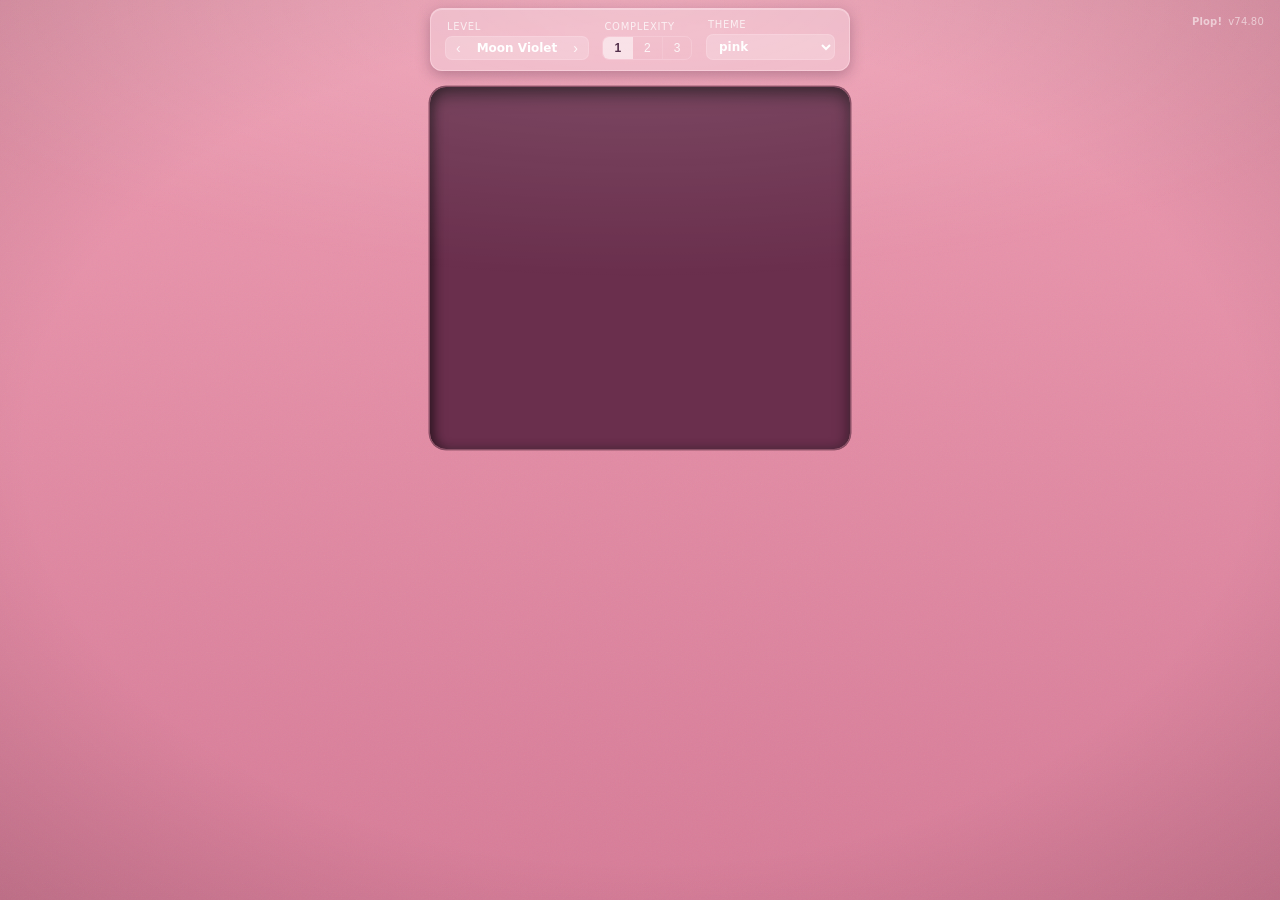
<file: gamee-test/index.html>
<!DOCTYPE html>
<head>
  <meta http-equiv="Content-Type" content="text/html;charset=UTF-8">
  <title>Balloon Belt v74.80</title>
  <script type="text/javascript" src="./lib/gamee-js.min.js"></script>
  <meta name="viewport" content="width=460,viewport-fit=cover">
  <!-- PWA support odstraněna z prod verze — Gamee iframe ji nepotřebuje, a PWA
       install z prod by spustil real Gamee SDK bez parent → broken hra. PWA
       install funguje JEN z index_local.html (se stub SDK). -->
  <link rel="stylesheet" href="./css/game.css?v=74.80">
  <script>var module = {};</script>
</head>
<body onload="initGame()">
<canvas id="bg-canvas" aria-hidden="true"></canvas>
<div id="boost-vignette" aria-hidden="true"></div>
<div id="game">
  <div id="version-badge"><span class="game-name">Plop!</span> <span class="ver-num">v74.80</span></div>
  <!-- Top UI (h1 + score bar) bylo odstraněno v29 — v Gamee tyto informace
       zobrazuje platform wrapper, a editor preview je kompaktnější bez nich.
       Legacy ID score / belt-count / carriers-left jsou zachovány jako skryté
       elementy, aby kód, který do nich píše, neházel. -->
  <div style="display:none">
    <span id="score">0</span><span id="belt-count">0</span><span id="carriers-left">0</span>
  </div>
  <div class="controls">
    <div class="ctrl-row-top">
      <div class="ctrl-group">
        <span class="ctrl-label">level</span>
        <div class="stepper">
          <button class="step-arrow" id="level-prev" aria-label="předchozí level">‹</button>
          <span class="step-label" id="level-label">tvary</span>
          <button class="step-arrow" id="level-next" aria-label="další level">›</button>
        </div>
      </div>
      <div class="ctrl-group">
        <span class="ctrl-label">complexity</span>
        <div class="seg">
          <button class="btn active" data-diff="easy">1</button>
          <button class="btn" data-diff="medium">2</button>
          <button class="btn" data-diff="hard">3</button>
        </div>
      </div>
      <div class="ctrl-group ctrl-group-theme" id="theme-group" hidden>
        <span class="ctrl-label">theme</span>
        <select id="theme-select" class="theme-select">
          <option value="pink">pink</option>
          <option value="ocean">ocean</option>
          <option value="sunset">sunset</option>
          <option value="forest">forest</option>
          <option value="lavender">lavender</option>
          <option value="mono-dark">mono dark</option>
          <option value="mystery">mystery</option>
          <option value="neon">neon</option>
          <option value="experiment">experiment</option>
          <option value="experiment2">experiment 2</option>
        </select>
      </div>
    </div>
  </div>
  <div id="status">Klikni na aktivní nosič</div>
  <div id="ammo-audit" hidden></div>
  <div id="image-area">
    <canvas id="pixel-canvas" width="360" height="310"></canvas>
    <!-- 3D render layer (Fáze 1+). Aktivuje se přes ?renderer=3d v URL.
         Position absolute, překryje pixel-canvas. V 2D módu je display:none. -->
    <canvas id="three-canvas" width="360" height="310" style="position:absolute;left:0;top:0;width:360px;height:310px;z-index:1;display:none;pointer-events:none"></canvas>
    <!-- Block HP overlay (Fáze 2). HP čísla a mystery "?" pro 3D bloky.
         Z-index 3 = nad three-canvas (1) i particle-canvas (2). -->
    <canvas id="block-overlay-canvas" width="360" height="310" style="position:absolute;left:0;top:0;width:360px;height:310px;z-index:3;display:none;pointer-events:none"></canvas>
    <div id="overlay">
      <div id="overlay-box">
        <h3 id="overlay-title">Konec</h3>
        <p id="overlay-msg"></p>
        <div class="overlay-actions">
          <button id="restart-btn">Hrát znovu</button>
          <button id="next-btn">Další →</button>
        </div>
      </div>
    </div>
  </div>
  <div id="belt-wrap">
    <div id="belt-label">dopravní pás → obraz</div>
    <svg id="belt-svg" viewBox="0 0 360 64" xmlns="http://www.w3.org/2000/svg"></svg>
  </div>
  <div id="pending-wrap">
    <div id="pending-label">ve frontě</div>
    <canvas id="pending-canvas" width="360" height="50"></canvas>
  </div>
  <div id="carriers-wrap">
    <div id="funnel-warning"></div>
    <!-- v74.79: boost tutorial tip — 1× per device po prvním funnel warning -->
    <div id="boost-tip" hidden aria-hidden="true">
      <div class="boost-tip-bubble">
        <span class="boost-tip-icon">💡</span>
        <span class="boost-tip-text">TIP: Press &amp; hold for double speed</span>
      </div>
      <div class="boost-tip-hand">👆</div>
    </div>
    <div id="carriers-label">nosiče</div>
    <div id="carriers-grid"></div>
  </div>
</div>
<!-- Three.js přes importmap. Modul render3d.js si naimportuje 'three' a vystaví
     API přes window.render3d. body onload="initGame()" se spustí až po načtení
     všech scriptů včetně module type, takže game.js vidí window.render3d. -->
<script type="importmap">
{
  "imports": {
    "three": "./lib/three.module.min.js",
    "three/addons/loaders/GLTFLoader.js": "./lib/GLTFLoader.js"
  }
}
</script>
<script type="module" src="./js/render3d.js?v=74.80"></script>
<script type="module" src="./js/render3d_bottom.js?v=74.80"></script>
<script type="module" src="./js/render3d_unified.js?v=74.80"></script>
<script type="text/javascript" src="./js/levels.js?v=74.80"></script>
<script type="text/javascript" src="./js/game.js?v=74.80"></script>
</body>
</html>
</file>
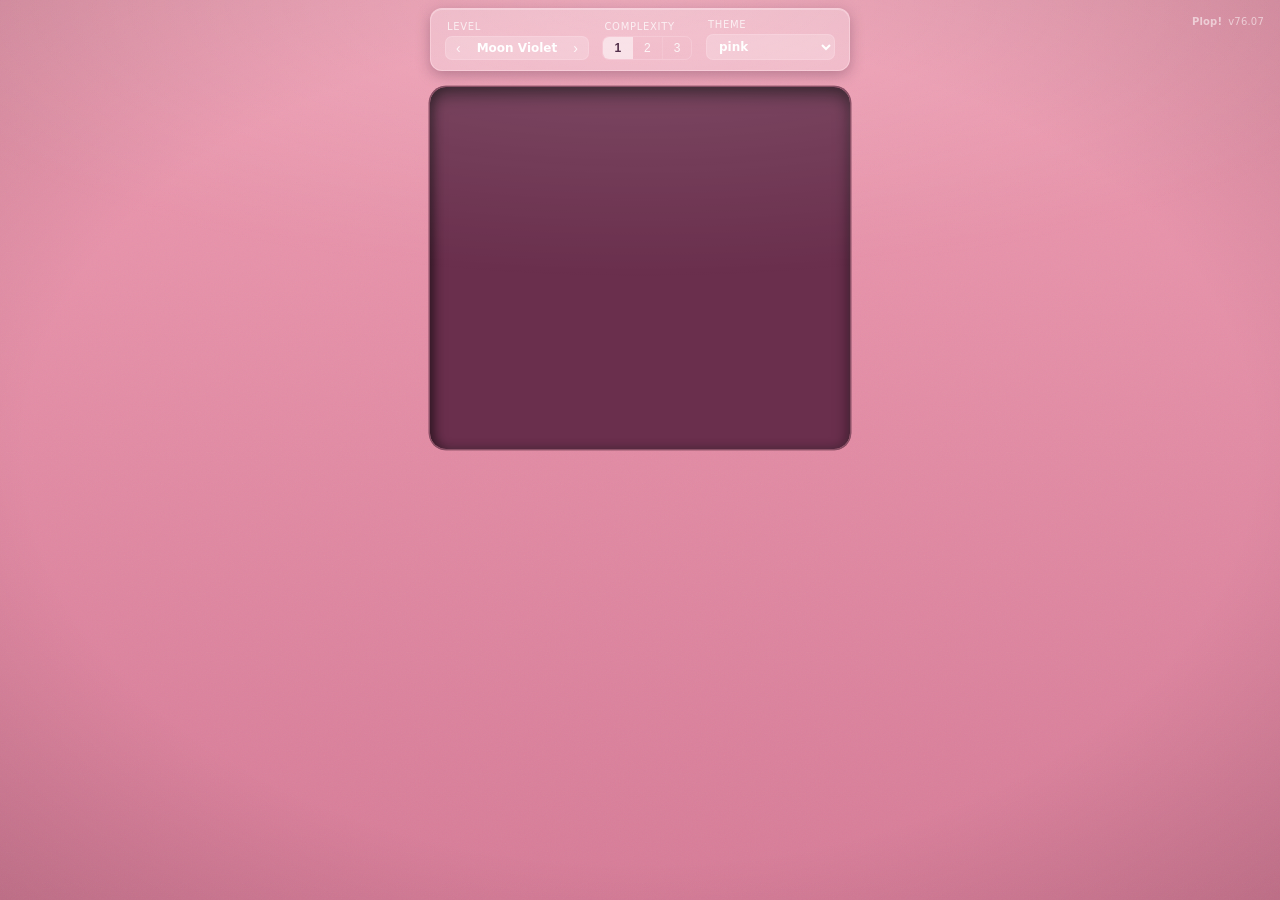
<file: gamee/index.html>
<!DOCTYPE html>
<head>
  <meta http-equiv="Content-Type" content="text/html;charset=UTF-8">
  <title>Balloon Belt v76.07</title>
  <script type="text/javascript" src="./lib/gamee-js.min.js"></script>
  <meta name="viewport" content="width=460,viewport-fit=cover">
  <!-- PWA support odstraněna z prod verze — Gamee iframe ji nepotřebuje, a PWA
       install z prod by spustil real Gamee SDK bez parent → broken hra. PWA
       install funguje JEN z index_local.html (se stub SDK). -->
  <link rel="stylesheet" href="./css/game.css?v=76.07">
  <script>var module = {};</script>
</head>
<body onload="initGame()">
<canvas id="bg-canvas" aria-hidden="true"></canvas>
<div id="boost-vignette" aria-hidden="true"></div>
<div id="game">
  <div id="version-badge"><span class="game-name">Plop!</span> <span class="ver-num">v76.07</span></div>
  <!-- Top UI (h1 + score bar) bylo odstraněno v29 — v Gamee tyto informace
       zobrazuje platform wrapper, a editor preview je kompaktnější bez nich.
       Legacy ID score / belt-count / carriers-left jsou zachovány jako skryté
       elementy, aby kód, který do nich píše, neházel. -->
  <div style="display:none">
    <span id="score">0</span><span id="belt-count">0</span><span id="carriers-left">0</span>
  </div>
  <div class="controls">
    <div class="ctrl-row-top">
      <div class="ctrl-group">
        <span class="ctrl-label">level</span>
        <div class="stepper">
          <button class="step-arrow" id="level-prev" aria-label="předchozí level">‹</button>
          <span class="step-label" id="level-label">tvary</span>
          <button class="step-arrow" id="level-next" aria-label="další level">›</button>
        </div>
      </div>
      <div class="ctrl-group">
        <span class="ctrl-label">complexity</span>
        <div class="seg">
          <button class="btn active" data-diff="easy">1</button>
          <button class="btn" data-diff="medium">2</button>
          <button class="btn" data-diff="hard">3</button>
        </div>
      </div>
      <div class="ctrl-group ctrl-group-theme" id="theme-group" hidden>
        <span class="ctrl-label">theme</span>
        <select id="theme-select" class="theme-select">
          <option value="pink">pink</option>
          <option value="ocean">ocean</option>
          <option value="sunset">sunset</option>
          <option value="forest">forest</option>
          <option value="lavender">lavender</option>
          <option value="mono-dark">mono dark</option>
          <option value="mystery">mystery</option>
          <option value="neon">neon</option>
          <option value="experiment">experiment</option>
          <option value="experiment2">experiment 2</option>
        </select>
      </div>
    </div>
  </div>
  <div id="status">Klikni na aktivní nosič</div>
  <div id="ammo-audit" hidden></div>
  <div id="image-area">
    <canvas id="pixel-canvas" width="360" height="310"></canvas>
    <!-- 3D render layer (Fáze 1+). Aktivuje se přes ?renderer=3d v URL.
         Position absolute, překryje pixel-canvas. V 2D módu je display:none. -->
    <canvas id="three-canvas" width="360" height="310" style="position:absolute;left:0;top:0;width:360px;height:310px;z-index:1;display:none;pointer-events:none"></canvas>
    <!-- Block HP overlay (Fáze 2). HP čísla a mystery "?" pro 3D bloky.
         Z-index 3 = nad three-canvas (1) i particle-canvas (2). -->
    <canvas id="block-overlay-canvas" width="360" height="310" style="position:absolute;left:0;top:0;width:360px;height:310px;z-index:3;display:none;pointer-events:none"></canvas>
    <div id="overlay">
      <div id="overlay-box">
        <h3 id="overlay-title">Konec</h3>
        <p id="overlay-msg"></p>
        <div class="overlay-actions">
          <button id="restart-btn">Hrát znovu</button>
          <button id="next-btn">Další →</button>
        </div>
      </div>
    </div>
  </div>
  <div id="belt-wrap">
    <div id="belt-label">dopravní pás → obraz</div>
    <svg id="belt-svg" viewBox="0 0 360 64" xmlns="http://www.w3.org/2000/svg"></svg>
  </div>
  <div id="pending-wrap">
    <div id="pending-label">ve frontě</div>
    <canvas id="pending-canvas" width="360" height="50"></canvas>
  </div>
  <div id="carriers-wrap">
    <!-- v74.79: boost tutorial tip — 1× per device po prvním funnel warning -->
    <div id="boost-tip" hidden aria-hidden="true">
      <div class="boost-tip-bubble">
        <span class="boost-tip-icon">💡</span>
        <span class="boost-tip-text">TIP: Press &amp; hold for double speed</span>
      </div>
      <div class="boost-tip-hand">👆</div>
    </div>
    <div id="carriers-label">nosiče</div>
    <div id="carriers-grid"></div>
  </div>
</div>
<!-- Three.js přes importmap. Modul render3d.js si naimportuje 'three' a vystaví
     API přes window.render3d. body onload="initGame()" se spustí až po načtení
     všech scriptů včetně module type, takže game.js vidí window.render3d. -->
<script type="importmap">
{
  "imports": {
    "three": "./lib/three.module.min.js",
    "three/addons/loaders/GLTFLoader.js": "./lib/GLTFLoader.js"
  }
}
</script>
<script>window._BB_SOUND_V='76.07';</script>
<script type="module" src="./js/render3d.js?v=76.07"></script>
<script type="module" src="./js/render3d_bottom.js?v=76.07"></script>
<script type="text/javascript" src="./js/levels.js?v=76.07"></script>
<script type="text/javascript" src="./js/game.js?v=76.07"></script>
</body>
</html>
</file>
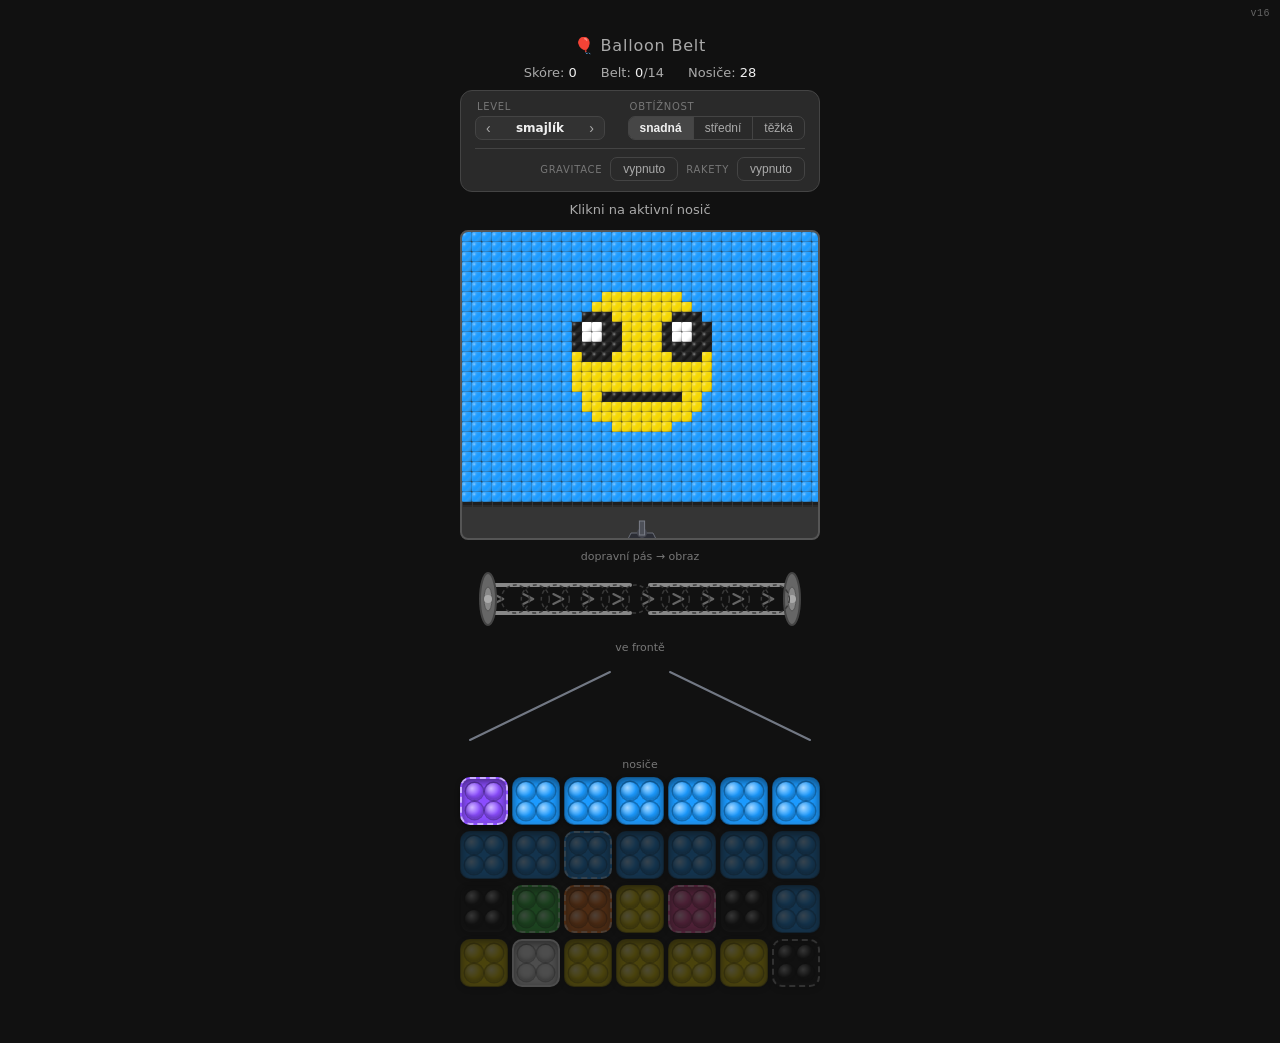
<file: balloon-belt.html>
<!DOCTYPE html>
<html lang="cs">
<head>
<meta charset="UTF-8">
<meta name="viewport" content="width=device-width, initial-scale=1.0">
<title>Balloon Belt v16</title>
<style>
  :root {
    --font-sans: system-ui, -apple-system, sans-serif;
    --color-text-primary: #f0f0f0;
    --color-text-secondary: #aaa;
    --color-text-tertiary: #777;
    --color-border-primary: #888;
    --color-border-secondary: #444;
    --color-border-tertiary: #333;
    --color-background-primary: #1a1a1a;
    --color-background-secondary: #2a2a2a;
  }
  * { box-sizing: border-box; margin: 0; padding: 0; }
  body {
    font-family: var(--font-sans);
    background: #111;
    color: var(--color-text-primary);
    min-height: 100vh;
    display: flex;
    align-items: flex-start;
    justify-content: center;
    padding: 20px 0 40px;
  }
  #game{display:flex;flex-direction:column;align-items:center;gap:10px;padding:16px;max-width:480px;margin:0 auto;width:100%}
  #status{font-size:13px;color:var(--color-text-secondary);min-height:18px;text-align:center}
  #image-area{width:360px;height:310px;border:2px solid #555;border-radius:8px;overflow:hidden;background:#353535;position:relative}
  #pixel-canvas{display:block;width:360px;height:310px}
  #belt-wrap{width:360px}
  #belt-label{font-size:11px;color:var(--color-text-tertiary);margin-bottom:4px;text-align:center}
  #belt-svg{width:360px;height:64px;display:block}
  .controls{width:360px;display:flex;flex-direction:column;gap:8px;background:var(--color-background-secondary);border:0.5px solid var(--color-border-secondary);border-radius:12px;padding:10px 14px}
  .ctrl-row-top{display:flex;justify-content:space-between;align-items:flex-end;gap:8px}
  .ctrl-row-bottom{display:flex;justify-content:flex-end;align-items:center;gap:8px;border-top:0.5px solid var(--color-border-secondary);padding-top:8px}
  .ctrl-group{display:flex;flex-direction:column;gap:4px;align-items:flex-start}
  .ctrl-label{font-size:10px;color:var(--color-text-tertiary);text-transform:uppercase;letter-spacing:0.07em;font-weight:500;padding-left:2px}
  .seg{display:flex;border-radius:7px;overflow:hidden;border:0.5px solid var(--color-border-secondary)}
  .stepper{display:flex;align-items:stretch;border-radius:7px;overflow:hidden;border:0.5px solid var(--color-border-secondary);background:rgba(255,255,255,0.04);min-width:130px}
  .step-arrow{border:none;background:transparent;color:var(--color-text-secondary);cursor:pointer;padding:4px 10px;font-size:14px;line-height:1;transition:background 0.12s,color 0.12s;user-select:none}
  .step-arrow:hover{background:rgba(255,255,255,0.07);color:var(--color-text-primary)}
  .step-arrow:active{background:rgba(255,255,255,0.13)}
  .step-label{flex:1;display:flex;align-items:center;justify-content:center;font-size:12px;font-weight:600;color:var(--color-text-primary);padding:0 6px;min-width:70px}
  .btn{padding:4px 11px;border:none;border-right:0.5px solid var(--color-border-secondary);background:transparent;cursor:pointer;font-size:12px;color:var(--color-text-secondary);transition:background 0.12s,color 0.12s;white-space:nowrap}
  .btn:last-child{border-right:none}
  .btn:hover{background:rgba(255,255,255,0.07);color:var(--color-text-primary)}
  .btn.active{background:rgba(255,255,255,0.13);color:var(--color-text-primary);font-weight:600}
  .gravity-label{font-size:10px;color:var(--color-text-tertiary);text-transform:uppercase;letter-spacing:0.07em;font-weight:500}
  .toggle-btn{padding:4px 12px;border-radius:7px;border:0.5px solid var(--color-border-secondary);background:transparent;cursor:pointer;font-size:12px;color:var(--color-text-secondary);transition:background 0.15s,color 0.15s,border-color 0.15s}
  .toggle-btn:hover{background:rgba(255,255,255,0.07)}
  .toggle-btn.active{background:rgba(100,200,100,0.15);color:#7defa0;border-color:#4a9e62;font-weight:600}
  #pending-wrap{width:360px}
  #pending-label{font-size:11px;color:var(--color-text-tertiary);margin-bottom:4px;text-align:center}
  #pending-canvas{display:block;margin:0 auto;background:transparent}
  #carriers-wrap{width:360px}
  #carriers-label{font-size:11px;color:var(--color-text-tertiary);margin-bottom:6px;text-align:center}
  #carriers-grid{display:flex;gap:4px;justify-content:center;flex-wrap:nowrap;width:360px}
  .carrier-col{display:flex;flex-direction:column;gap:6px;align-items:center}
  .carrier{user-select:none}
  .carrier.active{cursor:pointer;opacity:1}
  .carrier.active:hover .cbox{transform:scale(1.08)}
  .carrier.inactive{opacity:0.25;cursor:default;pointer-events:none}
  .carrier.hiddenq{opacity:1;cursor:default;pointer-events:none}
  .carrier.empty{opacity:0;pointer-events:none;width:48px;height:48px;display:block}
  .cbox{width:48px;height:48px;border-radius:10px;padding:4px;display:grid;grid-template-columns:1fr 1fr;gap:2px;box-sizing:border-box;transition:transform 0.12s;box-shadow:inset 0 3px 9px rgba(0,0,0,0.5),inset 0 -1px 3px rgba(255,255,255,0.08),0 2px 5px rgba(0,0,0,0.45)}
  .cball{border-radius:50%;min-width:0;min-height:0}
  .cbox-hid{width:48px;height:48px;border-radius:10px;display:flex;align-items:center;justify-content:center;font-size:22px;font-weight:700;color:rgba(255,255,255,0.4);box-shadow:inset 0 3px 9px rgba(0,0,0,0.5),0 2px 5px rgba(0,0,0,0.45);background:#282828;border:1.5px solid rgba(255,255,255,0.07);transition:transform 0.12s;box-sizing:border-box}
  #overlay{display:none;position:absolute;inset:0;background:rgba(0,0,0,0.55);align-items:center;justify-content:center;z-index:10;border-radius:6px}
  #overlay.show{display:flex}
  #overlay-box{background:rgba(20,20,20,0.92);border:0.5px solid rgba(255,255,255,0.12);border-radius:12px;padding:1.5rem 2rem;text-align:center;backdrop-filter:blur(6px)}
  #overlay-box h3{font-size:18px;font-weight:500;margin-bottom:8px}
  #overlay-box p{font-size:13px;color:var(--color-text-secondary);margin-bottom:16px}
  #restart-btn{padding:8px 20px;border-radius:8px;border:0.5px solid var(--color-border-secondary);background:transparent;cursor:pointer;font-size:14px;color:var(--color-text-primary)}
  #restart-btn:hover{background:var(--color-background-secondary)}
  #score-bar{display:flex;gap:24px;font-size:13px;color:var(--color-text-secondary)}
  #score-bar span b{color:var(--color-text-primary);font-weight:500}
  h1{font-size:16px;font-weight:500;color:var(--color-text-secondary);letter-spacing:0.05em}
  #version-badge{position:fixed;top:8px;right:10px;font-size:10px;color:rgba(255,255,255,0.35);font-family:ui-monospace,SFMono-Regular,Menlo,monospace;letter-spacing:0.5px;pointer-events:none;z-index:100}
</style>
</head>
<body>
<div id="version-badge">v16</div>
<div id="game">
  <h1>🎈 Balloon Belt</h1>
  <div id="score-bar">
    <span>Skóre: <b id="score">0</b></span>
    <span>Belt: <b id="belt-count">0</b>/14</span>
    <span>Nosiče: <b id="carriers-left">0</b></span>
  </div>
  <div class="controls">
    <div class="ctrl-row-top">
      <div class="ctrl-group">
        <span class="ctrl-label">level</span>
        <div class="stepper">
          <button class="step-arrow" id="level-prev" aria-label="předchozí level">‹</button>
          <span class="step-label" id="level-label">tvary</span>
          <button class="step-arrow" id="level-next" aria-label="další level">›</button>
        </div>
      </div>
      <div class="ctrl-group">
        <span class="ctrl-label">obtížnost</span>
        <div class="seg">
          <button class="btn active" data-diff="easy">snadná</button>
          <button class="btn" data-diff="medium">střední</button>
          <button class="btn" data-diff="hard">těžká</button>
        </div>
      </div>
    </div>
    <div class="ctrl-row-bottom">
      <span class="gravity-label">gravitace</span>
      <button class="toggle-btn" id="gravity-btn">vypnuto</button>
      <span class="gravity-label">rakety</span>
      <button class="toggle-btn" id="rockets-btn">vypnuto</button>
    </div>
  </div>
  <div id="status">Klikni na aktivní nosič</div>
  <div id="image-area">
    <canvas id="pixel-canvas" width="360" height="310"></canvas>
    <div id="overlay">
      <div id="overlay-box">
        <h3 id="overlay-title">Konec</h3>
        <p id="overlay-msg"></p>
        <button id="restart-btn">Hrát znovu</button>
      </div>
    </div>
  </div>
  <div id="belt-wrap">
    <div id="belt-label">dopravní pás → obraz</div>
    <svg id="belt-svg" viewBox="0 0 360 64" xmlns="http://www.w3.org/2000/svg"></svg>
  </div>
  <div id="pending-wrap">
    <div id="pending-label">ve frontě</div>
    <canvas id="pending-canvas" width="360" height="90"></canvas>
  </div>
  <div id="carriers-wrap">
    <div id="carriers-label">nosiče</div>
    <div id="carriers-grid"></div>
  </div>
</div>
<script>
const COLORS=['#3dd64a','#ff7a1a','#5bc8f5','#1b9aff','#ff4fa3','#f5d800','#8b4dff','#141414','#ffffff'];
const BELT_CAP=14;
const COLS=7;
const GW=36,GH=31,IMG_GH=27;
const UPC=4;
const PPU=10;
// Raketové nosiče – per level 2 nosiče, každý má předem danou 1 cílovou barvu (level design).
const ROCKET_TARGETS={
  smiley:[8,7],
  moon:[8,5],
  starwars:[5,1],
  frog:[0,7]
};
let grid,belt,pending,columns,score,loops,running,difficulty='easy',gravityOn=false,rocketsOn=false,currentLevel='smiley';
let beltAnim=0,lastBeltTime=null;
// === BELT LAUNCH POINT ===
const BELT_LX=28,BELT_RX=332,BELT_BALL_R=14;
const BELT_STARTX=BELT_LX+BELT_BALL_R+8;          // 50
const BELT_ENDX=BELT_RX-BELT_BALL_R-8;            // 310
const BELT_SPACING=(BELT_ENDX-BELT_STARTX)/(BELT_CAP-1); // ~20
const BELT_TOTAL=BELT_CAP*BELT_SPACING;            // ~280
const LAUNCH_X=180;                                // střed pásu – otvor
const LAUNCH_TRACK=LAUNCH_X-BELT_STARTX;          // ~130
let noMatchPasses=0;
let stuckPassCount=0;   // kolikrát v řadě koule prošla bez konzumace (count===0)
// === POJÍZDNÝ KANON ===
let gunQueue=[];                   // fronta čekajících střel {ci,color}
let gunFireTimer=0;
const GUN_FIRE_INTERVAL=0.04;     // 40 ms mezi výstřely
const CANNON_Y=GH*10-6;           // 304 – těsně nad spodní hranou (SCALE je 10)
const CANNON_MIN_X=16;
const CANNON_MAX_X=344;
const CANNON_SPEED=560;           // px/s podél spodní hrany
const CANNON_ARRIVE_EPS=1.5;      // px – kdy se považuje za „na pozici"
const CANNON_LEAD=0.4;            // 0..1 – jak blízko pod cíl kanon dojede (nižší = víc rotace hlavně)
let cannonX=LAUNCH_X, cannonAngle=-Math.PI/2;
let cannonLock=null;              // {ci, gx, gy, idealX, angle, type} – drží vybraný cíl, aby kanon nekmital
let cannonSidePref=0;             // -1=levá polovina, 1=pravá, 0=žádná preference (přepočítat)
let cannonSideShots=0;            // počet vystřelených ran s aktuální preferencí
const CANNON_SIDE_COMMIT=15;      // po kolika ranách se kanon rozhodne přehodnotit stranu
let introSeq=0;                   // token pro zrušení naplánovaného intra při resetu/přepnutí levelu
// === BOUNCING PARTICLE SYSTEM ===
let particles=[],particleCanvas,particleCtx;
let shards=[];                    // odlétající střípky při zásahu – jen vizuál, nezasahují do fyziky
let confetti=[];                  // konfety na konci levelu – rozletí se, gravitace, postupně zmizí
function spawnConfetti(){
  const palette=['#ff4fa3','#f5d800','#3dd64a','#5bc8f5','#ff7a1a','#8b4dff','#ffffff','#1b9aff'];
  // Tři výbuchy z dolního okraje – střed, levá, pravá strana
  const bursts=[{x:180,y:300},{x:70,y:300},{x:290,y:300}];
  bursts.forEach((b,bi)=>{
    const n=50;
    const baseAng=-Math.PI/2+(bi===1?-0.35:bi===2?0.35:0); // mírně do stran
    for(let i=0;i<n;i++){
      const ang=baseAng+(Math.random()-0.5)*1.1;
      const spd=220+Math.random()*220;
      confetti.push({
        x:b.x+(Math.random()-0.5)*8,
        y:b.y,
        vx:Math.cos(ang)*spd+(Math.random()-0.5)*40,
        vy:Math.sin(ang)*spd,
        size:2+Math.random()*3.5,
        ratio:0.35+Math.random()*0.5,
        rot:Math.random()*Math.PI*2,
        vrot:(Math.random()-0.5)*18,
        life:0,
        maxLife:1.3+Math.random()*1.1,
        color:palette[(Math.random()*palette.length)|0],
        delay:bi*0.12+Math.random()*0.08
      });
    }
  });
}
function spawnPopShards(x,y,color){
  const n=8;
  for(let i=0;i<n;i++){
    const ang=(i/n)*Math.PI*2+(Math.random()-0.5)*0.7;
    const spd=70+Math.random()*110;
    shards.push({
      x,y,
      vx:Math.cos(ang)*spd,
      vy:Math.sin(ang)*spd-45,           // lehký impuls vzhůru, pak gravitace
      size:1.6+Math.random()*2.4,
      rot:Math.random()*Math.PI,
      vrot:(Math.random()-0.5)*12,
      life:0,
      maxLife:0.35+Math.random()*0.28,
      color
    });
  }
}
const SCALE=10;
const PSPEED=320;
const PSPREAD=0.35;
const MAX_PER_COLOR=10;

function initParticleCanvas(){
  if(particleCanvas)return;
  particleCanvas=document.createElement('canvas');
  particleCanvas.width=360;particleCanvas.height=310;
  particleCanvas.style.cssText='position:absolute;left:0;top:0;width:360px;height:310px;pointer-events:none;z-index:2';
  document.getElementById('image-area').appendChild(particleCanvas);
  particleCtx=particleCanvas.getContext('2d');
}

// Najde nejbližší pixel dané barvy v gridu (display souřadnice)
function nearestSameColor(ci,px,py){
  let best=null,bd=Infinity;
  for(let y=0;y<GH;y++)for(let x=0;x<GW;x++){
    if(grid[y][x]!==ci)continue;
    const tx=x*SCALE+SCALE/2,ty=y*SCALE+SCALE/2;
    const d=(tx-px)**2+(ty-py)**2;
    if(d<bd){bd=d;best={tx,ty};}
  }
  return best;
}

// Vybere střelu pro kanon: vrátí {idealX, angle, dist, type} pro nejlepší cíl barvy ci.
// Upřednostňuje přímé zásahy, jinak zkusí odraz od levé/pravé stěny nebo stropu.
// Když nic čisté není, vrátí direct s penaltou (projektil se zkusí proflákat přes odraz).
// Zkusí najít úhel (přímý nebo odrazový), který simulací trefí cíl. Vrací {angle,type} nebo null.
function findShotFromX(idealX,cannonYPos,tx,ty,ci){
  const WALL_L=1,WALL_R=358,WALL_T=1;
  const MUZZLE=14;
  const tries=[];
  tries.push({type:'direct',angle:Math.atan2(ty-cannonYPos,tx-idealX)});
  {
    const t=idealX/(idealX+tx);
    const by=cannonYPos+(ty-cannonYPos)*t;
    if(by>WALL_T&&by<cannonYPos-5)
      tries.push({type:'bank-L',angle:Math.atan2(by-cannonYPos,WALL_L-idealX)});
  }
  {
    const t=(WALL_R-idealX)/((WALL_R-idealX)+(WALL_R-tx));
    const by=cannonYPos+(ty-cannonYPos)*t;
    if(by>WALL_T&&by<cannonYPos-5)
      tries.push({type:'bank-R',angle:Math.atan2(by-cannonYPos,WALL_R-idealX)});
  }
  {
    const t=cannonYPos/(cannonYPos+ty);
    const bx=idealX+(tx-idealX)*t;
    if(bx>WALL_L+5&&bx<WALL_R-5)
      tries.push({type:'bank-T',angle:Math.atan2(WALL_T-cannonYPos,bx-idealX)});
  }
  for(const tr of tries){
    const mx=idealX+Math.cos(tr.angle)*MUZZLE;
    const my=cannonYPos+Math.sin(tr.angle)*MUZZLE;
    if(simulateShotReaches(mx,my,tr.angle,ci)) return tr;
  }
  return null;
}

function pickCannonShot(ci,cannonXPos,cannonYPos){
  const exposed=getExposedPixelsOfColor(grid,ci);
  if(!exposed.length)return null;
  const candidates=[];
  for(const {x,y} of exposed){
    const tx=x*SCALE+SCALE/2, ty=y*SCALE+SCALE/2;
    const rawIdeal=cannonXPos+(tx-cannonXPos)*CANNON_LEAD;
    const lerpX=Math.max(CANNON_MIN_X,Math.min(CANNON_MAX_X,rawIdeal));
    const underX=Math.max(CANNON_MIN_X,Math.min(CANNON_MAX_X,tx));
    // Zkus různé pozice kanonu – od preferované (lerp) po krajní fallbacky.
    // První pozice s úspěšnou trajektorií vyhrává.
    const positions=[lerpX,underX,CANNON_MIN_X+20,CANNON_MAX_X-20];
    let found=null;
    for(const pos of positions){
      const shot=findShotFromX(pos,cannonYPos,tx,ty,ci);
      if(shot){found={idealX:pos,angle:shot.angle,type:shot.type};break;}
    }
    if(found){
      candidates.push({idealX:found.idealX,tx,ty,angle:found.angle,type:found.type});
    } else {
      // Skutečně žádná cesta – blokovaný fallback (použijeme jen pokud fakt nic lepšího není)
      candidates.push({idealX:lerpX,tx,ty,angle:Math.atan2(ty-cannonYPos,tx-lerpX),type:'blocked'});
    }
  }
  const typeWeight={direct:0,'bank-L':1,'bank-R':1,'bank-T':2,blocked:3};
  // Kanon se „rozhoduje" po CANNON_SIDE_COMMIT ranách: zjistí, kde má víc cílů (levá/pravá
  // polovina plátna) a commitne se na tu stranu. Bez kmitání po jednom projektilu, ale
  // zároveň nezanedbá druhou stranu, když tam zbývá víc kuliček.
  const midX=(CANNON_MIN_X+CANNON_MAX_X)/2;
  const pool=candidates.filter(c=>c.type!=='blocked');
  const active=pool.length?pool:candidates;
  if(cannonSidePref===0||cannonSideShots>=CANNON_SIDE_COMMIT){
    let leftC=0,rightC=0;
    for(const c of active){
      if(c.tx<midX)leftC++;else rightC++;
    }
    if(leftC>rightC)cannonSidePref=-1;
    else if(rightC>leftC)cannonSidePref=1;
    else cannonSidePref=(cannonXPos>=midX)?-1:1;
    cannonSideShots=0;
  }
  candidates.sort((a,b)=>{
    const aB=a.type==='blocked'?1:0, bB=b.type==='blocked'?1:0;
    if(aB!==bB) return aB-bB;
    const rowA=Math.floor(a.ty/SCALE), rowB=Math.floor(b.ty/SCALE);
    if(rowA!==rowB) return rowB-rowA;
    const tw=typeWeight[a.type]-typeWeight[b.type];
    if(tw!==0) return tw;
    const aSide=a.tx<midX?-1:1;
    const bSide=b.tx<midX?-1:1;
    const aMatch=aSide===cannonSidePref?0:1;
    const bMatch=bSide===cannonSidePref?0:1;
    if(aMatch!==bMatch)return aMatch-bMatch;
    return Math.abs(a.tx-cannonXPos)-Math.abs(b.tx-cannonXPos);
  });
  return candidates[0];
}

function launchBouncingParticles(matching,cm,onDone){
  if(!matching.size){onDone();return;}
  particlesFlying=true;
  let popped=0,total=0;
  let done=false;
  const finish=()=>{if(done)return;done=true;particlesFlying=false;onDone();};
  const safety=setTimeout(finish,2500);
  const onPop=()=>{popped++;if(popped>=total){clearTimeout(safety);finish();}};

  for(const c of matching){
    // Spočítej kolik pixelů té barvy v gridu skutečně existuje
    let pixelCount=0;
    for(let y=0;y<IMG_GH;y++)for(let x=0;x<GW;x++)if(grid[y][x]===c)pixelCount++;
    if(pixelCount===0)continue; // žádný cíl, přeskoč
    const prev=remainingUnits[c]||0;
    const budget=cm[c]*PPU+prev;
    // Nikdy nevypusť víc projektilů než je cílů a než je MAX_PER_COLOR
    const count=Math.min(budget,MAX_PER_COLOR,pixelCount);
    // Přebytek uložit, ale taky ho ořezat na rozumný max (2× počet pixelů)
    remainingUnits[c]=Math.min(budget-count, pixelCount*2);
    for(let i=0;i<count;i++){
      total++;
      // Start ze středu pásu – spodní hrana canvasu, mírný rozptyl ±25px okolo středu
      const spawnX=155+Math.random()*50;      // 155–205px ≈ střed pásu
      const spawnY=GH*SCALE-2;               // úplný spodek canvasu (308px)
      const angle=-Math.PI/2+(Math.random()-0.5)*Math.PI*0.7; // ±63° od svislice
      particles.push({
        x:spawnX, y:spawnY,
        vx:Math.cos(angle)*PSPEED,
        vy:Math.sin(angle)*PSPEED,
        ci:c, color:COLORS[c],
        phase:'fly',
        stuckT:0,
        popR:0, popX:0, popY:0,
        onPop
      });
    }
  }
  if(total===0){clearTimeout(safety);finish();}
}

function randomFreePos(){
  // Najdi náhodnou volnou pozici kdekoliv na canvasu
  for(let a=0;a<60;a++){
    const rx=5+Math.random()*350;
    const ry=5+Math.random()*(GH*SCALE-10);
    const gx=Math.floor(rx/SCALE),gy=Math.floor(ry/SCALE);
    if(gy>=0&&gy<GH&&gx>=0&&gx<GW&&grid[gy][gx]===-1)
      return {x:rx,y:ry};
  }
  return {x:155+Math.random()*50,y:GH*SCALE-5}; // fallback
}

function respawnParticle(p){
  const pos=randomFreePos();
  p.x=pos.x; p.y=pos.y;
  // Namíř k nejbližšímu cíli (s rozptylem) nebo náhodně
  const near=nearestSameColor(p.ci,p.x,p.y);
  if(near){
    const a=Math.atan2(near.ty-p.y,near.tx-p.x)+(Math.random()-0.5)*PSPREAD;
    p.vx=Math.cos(a)*PSPEED; p.vy=Math.sin(a)*PSPEED;
  } else {
    const a=Math.random()*Math.PI*2;
    p.vx=Math.cos(a)*PSPEED; p.vy=Math.sin(a)*PSPEED;
  }
  p.stuckT=0; p.bounceStreak=0; p.totalT=0;
}

// Odsimuluje let projektilu stejnou fyzikou jako updateParticles (odraz od stěn, pohyb dt=1/60).
// Vrátí true, když první zasažený barevný pixel = targetCi. Špatná barva = false.
function simulateShotReaches(sx,sy,angle,targetCi,maxSteps=240){
  let x=sx,y=sy;
  let vx=Math.cos(angle)*PSPEED, vy=Math.sin(angle)*PSPEED;
  const dt=1/60;
  const YMAX=GH*SCALE-2;
  for(let s=0;s<maxSteps;s++){
    let nx=x+vx*dt, ny=y+vy*dt;
    if(nx<1){nx=1; vx=Math.abs(vx);}
    else if(nx>358){nx=358; vx=-Math.abs(vx);}
    if(ny<2){ny=2; vy=Math.abs(vy);}
    else if(ny>YMAX) return false;
    const gx=Math.floor(nx/SCALE), gy=Math.floor(ny/SCALE);
    if(gy>=0&&gy<GH&&gx>=0&&gx<GW){
      const cell=grid[gy][gx];
      if(cell===targetCi) return true;
      if(cell>-1) return false;
    }
    x=nx; y=ny;
  }
  return false;
}
function hasLineOfSight(x1,y1,x2,y2,ownColor){
  // Paprsek z (x1,y1) do (x2,y2) – vrátí false pokud kříží špatnou barvu
  const dx=x2-x1,dy=y2-y1;
  const steps=Math.max(4,Math.ceil(Math.sqrt(dx*dx+dy*dy)/(SCALE*0.5)));
  for(let s=1;s<steps;s++){
    const t=s/steps;
    const gx=Math.floor((x1+dx*t)/SCALE);
    const gy=Math.floor((y1+dy*t)/SCALE);
    if(gy<0||gy>=IMG_GH||gx<0||gx>=GW)continue;
    const cell=grid[gy][gx];
    if(cell!==-1&&cell!==ownColor)return false;
  }
  return true;
}

function steerAfterBounce(p){
  const near=nearestSameColor(p.ci,p.x,p.y);
  if(!near)return;
  const dx=near.tx-p.x,dy=near.ty-p.y;
  const baseAngle=Math.atan2(dy,dx);
  if(hasLineOfSight(p.x,p.y,near.tx,near.ty,p.ci)){
    // Volná cesta → namíř k cíli s mírným rozptylem
    const angle=baseAngle+(Math.random()-0.5)*PSPREAD;
    p.vx=Math.cos(angle)*PSPEED;
    p.vy=Math.sin(angle)*PSPEED;
  } else if(p.y>=(IMG_GH-2)*SCALE){
    // V buffer zóně pod obrazcem a cesta blokována → vždy zamíř nahoru
    // s náhodným horizontálním rozptylem aby zkoušela různé vstupní sloupce
    const angle=-Math.PI/2+(Math.random()-0.5)*Math.PI*0.85;
    p.vx=Math.cos(angle)*PSPEED;
    p.vy=Math.sin(angle)*PSPEED;
  } else {
    // Uvnitř obrazce, cesta blokována → prohledej kolem překážky ±120°
    const angle=baseAngle+(Math.random()-0.5)*Math.PI*1.3;
    p.vx=Math.cos(angle)*PSPEED;
    p.vy=Math.sin(angle)*PSPEED;
  }
}

function updateParticles(dt){
  for(let i=shards.length-1;i>=0;i--){
    const s=shards[i];
    s.life+=dt;
    if(s.life>=s.maxLife){shards.splice(i,1);continue;}
    s.vy+=300*dt;
    s.vx*=0.96;
    s.x+=s.vx*dt; s.y+=s.vy*dt;
    s.rot+=s.vrot*dt;
  }
  for(let i=confetti.length-1;i>=0;i--){
    const c=confetti[i];
    if(c.delay>0){c.delay-=dt;continue;}
    c.life+=dt;
    if(c.life>=c.maxLife){confetti.splice(i,1);continue;}
    c.vy+=260*dt;
    c.vx*=0.985;
    c.x+=c.vx*dt; c.y+=c.vy*dt;
    c.rot+=c.vrot*dt;
    c.vrot*=0.992;
  }
  for(let i=particles.length-1;i>=0;i--){
    const p=particles[i];
    if(!p)continue;
    if(p.phase==='rocket'){
      p.totalT+=dt; p.trailT+=dt;
      const dx=p.tx-p.x, dy=p.ty-p.y;
      const d=Math.hypot(dx,dy);
      if(d<4||p.totalT>2.5){
        // Výbuch – vymaž pixely cílové barvy v okruhu.
        // Když v radiusu nic není (např. centroid padl mimo barvu),
        // přecíluj na nejbližší existující pixel téže barvy.
        let gxC=Math.floor(p.tx/SCALE), gyC=Math.floor(p.ty/SCALE);
        const R=5, maxDestroy=20;
        const collect=(cx,cy)=>{
          const out=[];
          for(let ry=-R;ry<=R&&out.length<maxDestroy;ry++)
            for(let rx=-R;rx<=R&&out.length<maxDestroy;rx++){
              if(rx*rx+ry*ry>R*R)continue;
              const xx=cx+rx, yy=cy+ry;
              if(xx<0||xx>=GW||yy<0||yy>=IMG_GH)continue;
              if(grid[yy][xx]===p.ci)out.push({xx,yy});
            }
          return out;
        };
        let hits=collect(gxC,gyC);
        if(!hits.length){
          const near=findNearestPixelOfColor(p.ci,gxC,gyC);
          if(near){gxC=near.gx;gyC=near.gy;p.tx=gxC*SCALE+SCALE/2;p.ty=gyC*SCALE+SCALE/2;hits=collect(gxC,gyC);}
        }
        const destroyed=hits.length;
        for(const h of hits){
          grid[h.yy][h.xx]=-1;
          spawnPopShards(h.xx*SCALE+SCALE/2,h.yy*SCALE+SCALE/2,p.color);
        }
        if(destroyed){
          drawGrid();
          score+=destroyed*10;
          document.getElementById('score').textContent=score;
        }
        // Rázová vlna
        particles.push({phase:'pop',ci:p.ci,color:p.color,popR:0,popX:p.tx,popY:p.ty,maxPopR:42,onPop:()=>{}});
        particles.splice(i,1);
        if(running&&!anyLeft(grid)){setTimeout(()=>{if(running)endGame(true);},80);}
        continue;
      }
      p.x+=dx/d*p.speed*dt;
      p.y+=dy/d*p.speed*dt;
      continue;
    }
    if(p.phase==='pop'){
      p.popR+=dt*(p.maxPopR?p.maxPopR*9:90);
      if(p.popR>(p.maxPopR||10))particles.splice(i,1);
      continue;
    }

    // Celkový čas letu – absolutní pojistka proti nekonečným smyčkám
    p.totalT=(p.totalT||0)+dt;
    if(p.totalT>6.0){respawnParticle(p);}

    // Udržuj konstantní rychlost (billiard – bez wobble, přímý let)
    const spd=Math.sqrt(p.vx*p.vx+p.vy*p.vy)||1;
    p.vx=p.vx/spd*PSPEED; p.vy=p.vy/spd*PSPEED;

    // Pokud žádný pixel vlastní barvy nezbývá → pop
    const hasTarget=nearestSameColor(p.ci,p.x,p.y);
    if(!hasTarget){p.phase='pop';p.popX=p.x;p.popY=p.y;p.onPop();continue;}

    // Navrhovaná nová pozice
    let nx=p.x+p.vx*dt, ny=p.y+p.vy*dt;
    let wallBounced=false;

    // Odraz od stěn → po stěně nasměruj k cíli
    const YMAX=GH*SCALE-2;
    if(nx<1){nx=1;p.vx=Math.abs(p.vx);wallBounced=true;}
    if(nx>358){nx=358;p.vx=-Math.abs(p.vx);wallBounced=true;}
    if(ny<2){ny=2;p.vy=Math.abs(p.vy);wallBounced=true;}
    if(ny>YMAX){ny=YMAX;p.vy=-Math.abs(p.vy);wallBounced=true;}

    // Kontrola gridu
    const gx=Math.floor(nx/SCALE), gy=Math.floor(ny/SCALE);
    const cell=(gy>=0&&gy<GH&&gx>=0&&gx<GW)?grid[gy][gx]:-1;

    let anyBounce=wallBounced;

    if(cell===p.ci){
      // Vlastní barva → znič pixel
      grid[gy][gx]=-1;
      if(gravityOn)applyGravityToCol(grid,gx);
      drawGrid();
      p.phase='pop'; p.popX=nx; p.popY=ny; p.onPop();
      spawnPopShards(nx,ny,p.color);
      if(running&&!anyLeft(grid)){
        particles.forEach(q=>{if(q.phase==='fly'){q.phase='pop';q.popX=q.x;q.popY=q.y;}});
        setTimeout(()=>{if(running)endGame(true);},80);
      }
    } else if(cell>-1){
      // Špatná barva → fyzikální odraz ze strany nárazu
      const prevGx=Math.floor(p.x/SCALE),prevGy=Math.floor(p.y/SCALE);
      if(prevGx!==gx)p.vx=-p.vx;
      if(prevGy!==gy)p.vy=-p.vy;
      if(prevGx===gx&&prevGy===gy){p.vx=-p.vx;p.vy=-p.vy;}
      anyBounce=true;
      p.stuckT+=dt;
      if(p.stuckT>1.2){respawnParticle(p);}
    } else {
      p.x=nx; p.y=ny; p.stuckT=0; p.bounceStreak=0;
    }

    // Po každém odrazu: sleduj streak a eskapuj z rohu pokud je příliš dlouhý
    if(anyBounce && p.phase==='fly'){
      p.bounceStreak=(p.bounceStreak||0)+1;
      if(p.bounceStreak>8){
        respawnParticle(p);
      } else {
        steerAfterBounce(p);
      }
    }
  }
}

function drawCannon(){
  if(!particleCtx)return;
  const ctx=particleCtx;
  const nextColor=gunQueue.length>0?gunQueue[0].color:null;
  ctx.save();
  ctx.translate(cannonX,CANNON_Y);
  // Stín pod kanonem
  ctx.fillStyle='rgba(0,0,0,0.35)';
  ctx.beginPath();
  ctx.ellipse(0,6,15,3,0,0,Math.PI*2);
  ctx.fill();
  // Podvozek (lichoběžník)
  ctx.fillStyle='#2b2d35';
  ctx.strokeStyle='#6a6e78';
  ctx.lineWidth=1;
  ctx.beginPath();
  ctx.moveTo(-15,5);
  ctx.lineTo(15,5);
  ctx.lineTo(11,-3);
  ctx.lineTo(-11,-3);
  ctx.closePath();
  ctx.fill();ctx.stroke();
  // Kolečka – statická (pohyb naznačený stínem)
  ctx.fillStyle='#111';
  ctx.beginPath();ctx.arc(-9,5,2.2,0,Math.PI*2);ctx.fill();
  ctx.beginPath();ctx.arc(9,5,2.2,0,Math.PI*2);ctx.fill();
  // Otočný talíř
  ctx.fillStyle='#44464f';
  ctx.beginPath();ctx.arc(0,-3,5,0,Math.PI*2);ctx.fill();
  // Hlaveň – otočená k cíli (-PI/2 = svisle nahoru)
  ctx.rotate(cannonAngle+Math.PI/2);
  ctx.fillStyle='#4d5058';
  ctx.strokeStyle='#7a7e88';
  ctx.lineWidth=1;
  ctx.fillRect(-2.6,-15,5.2,14);
  ctx.strokeRect(-2.6,-15,5.2,14);
  // Hrdlo – barevné náznak další střely
  if(nextColor){
    ctx.fillStyle=nextColor;
    ctx.beginPath();
    ctx.arc(0,-15,2.2,0,Math.PI*2);
    ctx.fill();
    ctx.strokeStyle='rgba(0,0,0,0.4)';
    ctx.stroke();
  }
  ctx.restore();
}
function drawParticles(){
  if(!particleCtx)return;
  particleCtx.clearRect(0,0,360,310);
  drawCannon();
  for(const p of particles){
    if(p.phase==='fly'){
      const spd=Math.sqrt(p.vx*p.vx+p.vy*p.vy)||1;
      // Stopa
      particleCtx.save();
      particleCtx.globalAlpha=0.28;
      particleCtx.beginPath();
      particleCtx.arc(p.x-p.vx/spd*10,p.y-p.vy/spd*10,3.2,0,Math.PI*2);
      particleCtx.fillStyle=p.color;particleCtx.fill();
      particleCtx.restore();
      // Balónek
      particleCtx.save();
      particleCtx.beginPath();
      particleCtx.arc(p.x,p.y,4.8,0,Math.PI*2);
      particleCtx.fillStyle=p.color;particleCtx.fill();
      particleCtx.strokeStyle='rgba(0,0,0,0.28)';particleCtx.lineWidth=1;particleCtx.stroke();
      particleCtx.beginPath();
      particleCtx.arc(p.x-1.5,p.y-1.5,1.6,0,Math.PI*2);
      particleCtx.fillStyle='rgba(255,255,255,0.5)';particleCtx.fill();
      particleCtx.restore();
    } else if(p.phase==='rocket'){
      const dx=p.tx-p.x, dy=p.ty-p.y;
      const ang=Math.atan2(dy,dx);
      // Plamenná stopa – pulzující z kouře za raketou
      const tx=p.x-Math.cos(ang)*8, ty=p.y-Math.sin(ang)*8;
      particleCtx.save();
      particleCtx.globalAlpha=0.55;
      particleCtx.beginPath();
      particleCtx.arc(tx,ty,4+Math.sin(p.totalT*40)*1.2,0,Math.PI*2);
      particleCtx.fillStyle='#ffb347';particleCtx.fill();
      particleCtx.globalAlpha=0.85;
      particleCtx.beginPath();
      particleCtx.arc(tx+Math.cos(ang)*2,ty+Math.sin(ang)*2,2.2,0,Math.PI*2);
      particleCtx.fillStyle='#fff7c2';particleCtx.fill();
      particleCtx.restore();
      // Tělo rakety
      particleCtx.save();
      particleCtx.translate(p.x,p.y);
      particleCtx.rotate(ang);
      particleCtx.fillStyle='#e8e8ee';
      particleCtx.fillRect(-5,-2.2,10,4.4);
      particleCtx.fillStyle=p.color;
      particleCtx.fillRect(2,-2.2,3,4.4);
      particleCtx.strokeStyle='rgba(0,0,0,0.45)';
      particleCtx.lineWidth=0.8;
      particleCtx.strokeRect(-5,-2.2,10,4.4);
      // Špička
      particleCtx.beginPath();
      particleCtx.moveTo(5,-2.2);particleCtx.lineTo(8,0);particleCtx.lineTo(5,2.2);particleCtx.closePath();
      particleCtx.fillStyle='#c0c4cc';particleCtx.fill();particleCtx.stroke();
      particleCtx.restore();
    } else {
      const maxR=p.maxPopR||10;
      const alpha=Math.max(0,1-p.popR/maxR);
      particleCtx.save();
      particleCtx.globalAlpha=alpha;
      particleCtx.beginPath();
      particleCtx.arc(p.popX,p.popY,p.popR,0,Math.PI*2);
      particleCtx.strokeStyle=p.color;particleCtx.lineWidth=2;particleCtx.stroke();
      // Rychlý světelný záblesk
      if(p.popR<4){
        particleCtx.globalAlpha=0.55*(1-p.popR/4);
        particleCtx.beginPath();
        particleCtx.arc(p.popX,p.popY,6+p.popR,0,Math.PI*2);
        particleCtx.fillStyle='#ffffff';particleCtx.fill();
      }
      particleCtx.restore();
    }
  }
  // Konfety – nad vším, fade podle životnosti
  for(const c of confetti){
    if(c.delay>0)continue;
    const t=c.life/c.maxLife;
    const alpha=Math.max(0,1-t*t);
    particleCtx.save();
    particleCtx.globalAlpha=alpha;
    particleCtx.translate(c.x,c.y);
    particleCtx.rotate(c.rot);
    particleCtx.fillStyle=c.color;
    const w=c.size, h=c.size*c.ratio;
    particleCtx.fillRect(-w/2,-h/2,w,h);
    particleCtx.strokeStyle='rgba(0,0,0,0.25)';
    particleCtx.lineWidth=0.6;
    particleCtx.strokeRect(-w/2,-h/2,w,h);
    particleCtx.restore();
  }
  // Střípky – vykreslí se nad particly (hezky překryjí pop ring)
  for(const s of shards){
    const t=s.life/s.maxLife;
    const alpha=Math.max(0,1-t*t);
    particleCtx.save();
    particleCtx.globalAlpha=alpha;
    particleCtx.translate(s.x,s.y);
    particleCtx.rotate(s.rot);
    particleCtx.fillStyle=s.color;
    particleCtx.fillRect(-s.size/2,-s.size/2,s.size,s.size);
    particleCtx.strokeStyle='rgba(0,0,0,0.35)';
    particleCtx.lineWidth=0.5;
    particleCtx.strokeRect(-s.size/2,-s.size/2,s.size,s.size);
    particleCtx.restore();
  }
}
function makeGridShapes(){
  const g=[];
  for(let y=0;y<IMG_GH;y++){
    const r=[];
    for(let x=0;x<GW;x++){
      if(y===IMG_GH-1){r.push(-1);continue;}
      r.push(Math.floor(y/3)%2===0?5:6);
    }
    g.push(r);
  }
  const shapes=[
    {cx:18,cy:13,rx:14,ry:11,c:1},{cx:18,cy:14,rx:10,ry:8,c:0},
    {cx:11,cy:16,rx:6,ry:5,c:3},{cx:25,cy:16,rx:6,ry:5,c:2},
    {cx:11,cy:17,rx:4,ry:3,c:4},{cx:25,cy:17,rx:4,ry:3,c:6}
  ];
  for(const s of shapes)
    for(let y=0;y<IMG_GH-1;y++)for(let x=0;x<GW;x++){
      const dx=(x-s.cx)/s.rx,dy=(y-s.cy)/s.ry;
      if(dx*dx+dy*dy<=1)g[y][x]=s.c;
    }
  return g;
}
function makeGridStripes(){
  const g=[];
  for(let y=0;y<IMG_GH;y++)g.push(new Array(GW).fill(-1));
  const cw=Math.floor(GW/3);
  const pats=[
    [{c:0,h:3},{c:3,h:2},{c:5,h:2},{c:4,h:2},{c:0,h:3},{c:3,h:2},{c:5,h:2},{c:4,h:3},{c:0,h:2},{c:6,h:3},{c:5,h:3}],
    [{c:1,h:2},{c:4,h:3},{c:6,h:2},{c:3,h:2},{c:2,h:3},{c:1,h:2},{c:4,h:3},{c:0,h:2},{c:6,h:2},{c:1,h:3},{c:4,h:3}],
    [{c:2,h:3},{c:4,h:2},{c:2,h:2},{c:0,h:3},{c:3,h:2},{c:2,h:2},{c:0,h:3},{c:4,h:2},{c:2,h:3},{c:0,h:3},{c:3,h:2}]
  ];
  for(let col=0;col<3;col++){
    const xs=col*cw,xe=col===2?GW:xs+cw;
    let y=0;
    for(const s of pats[col]){
      for(let dy=0;dy<s.h&&y<IMG_GH-1;dy++,y++)
        for(let x=xs;x<xe;x++)g[y][x]=s.c;
      if(y>=IMG_GH-1)break;
    }
  }
  return g;
}
function makeGridMix(){
  const g=makeGridStripes();
  for(let y=Math.floor(IMG_GH*0.55);y<IMG_GH-1;y++)for(let x=0;x<GW;x++)g[y][x]=5;
  const shapes=[
    {cx:8,cy:21,rx:5,ry:3,c:1},{cx:18,cy:22,rx:5,ry:3,c:0},
    {cx:28,cy:21,rx:5,ry:3,c:3},{cx:13,cy:23,rx:3,ry:2,c:4},{cx:23,cy:23,rx:3,ry:2,c:6}
  ];
  for(const s of shapes)
    for(let y=0;y<IMG_GH-1;y++)for(let x=0;x<GW;x++){
      const dx=(x-s.cx)/s.rx,dy=(y-s.cy)/s.ry;
      if(dx*dx+dy*dy<=1)g[y][x]=s.c;
    }
  return g;
}
function makeGridSmiley(variant){
  // variant: 'final' (default) | 'neutral' (straight mouth, obě oči) | 'wink' (úsměv + zavřené pravé oko)
  variant=variant||'final';
  // Barvy: 0 zelená, 1 oranžová, 2 světlomodrá, 3 modrá, 4 růžová, 5 žlutá, 6 fialová, 7 černá, 8 bílá
  const BG=3, SKIN=5, OUTL=7, BLUSH=4, EYEW=8, TONG=8;
  const g=new Array(IMG_GH);
  for(let y=0;y<IMG_GH;y++)g[y]=new Array(GW).fill(BG);
  const cx=17.5, cy=12.5, R=11.2, r=10.2;
  // Tvář – žlutá výplň s černou konturou
  for(let y=0;y<IMG_GH;y++)for(let x=0;x<GW;x++){
    const d=Math.hypot(x-cx,y-cy);
    if(d<=R){g[y][x]=(d>=r)?OUTL:SKIN;}
  }
  // Duhový paprskový rámeček v rozích (ať to vypadá hot)
  const rays=[
    {cx:2,cy:2,c:1},{cx:33,cy:2,c:0},
    {cx:2,cy:24,c:6},{cx:33,cy:24,c:4}
  ];
  for(const s of rays)for(let y=0;y<IMG_GH;y++)for(let x=0;x<GW;x++){
    const d=Math.hypot(x-s.cx,y-s.cy);
    if(d<=2.2&&g[y][x]===BG)g[y][x]=s.c;
  }
  // Oči – černý kroužek s bílým highlightem, pravé lze zavřít (wink)
  const eyes=[{x:13,y:10},{x:22,y:10}];
  for(let i=0;i<eyes.length;i++){
    const e=eyes[i];
    const closed=(variant==='wink'&&i===1);
    if(closed){
      for(let xx=e.x-2;xx<=e.x+2;xx++)if(xx>=0&&xx<GW)g[e.y][xx]=OUTL;
      g[e.y-1][e.x-2]=OUTL;g[e.y-1][e.x+2]=OUTL;
    } else {
      for(let y=0;y<IMG_GH;y++)for(let x=0;x<GW;x++){
        const d=Math.hypot(x-e.x,y-e.y);
        if(d<=2.4)g[y][x]=OUTL;
      }
      for(let y=0;y<IMG_GH;y++)for(let x=0;x<GW;x++){
        const d=Math.hypot(x-(e.x-0.6),y-(e.y-0.6));
        if(d<=0.9)g[y][x]=EYEW;
      }
    }
  }
  // Tvářičky – růžové skvrny jen přes žlutou kůži
  for(const c of [{x:9,y:14},{x:26,y:14}])
    for(let y=0;y<IMG_GH;y++)for(let x=0;x<GW;x++){
      const dx=x-c.x,dy=(y-c.y)*1.3;
      if(dx*dx+dy*dy<=3.2&&g[y][x]===SKIN)g[y][x]=BLUSH;
    }
  // Pusa – pro 'neutral' rovná linka, jinak úsměv s bílým „zubem"
  if(variant==='neutral'){
    for(let xx=14;xx<=21;xx++)if(g[16][xx]===SKIN)g[16][xx]=OUTL;
  } else {
    const mcx=17.5, mcy=14.2, mR=6.0, mr=4.9;
    for(let y=0;y<IMG_GH;y++)for(let x=0;x<GW;x++){
      const dx=(x-mcx), dy=(y-mcy)*1.25;
      const d=Math.hypot(dx,dy);
      if(y>=mcy&&d<=mR&&g[y][x]===SKIN){
        if(d>=mr)g[y][x]=OUTL;
        else if(y>=mcy+1.2)g[y][x]=TONG;
      }
    }
  }
  return g;
}
function makeGridMoon(variant){
  // variant: 'empty'|'moon'|'plusses'|'stars'|'final'|'twinkle-a'|'twinkle-b' (default 'final')
  variant=variant||'final';
  const BG=6, CRES=2, DARK=7, STAR=8, PLUS=5;
  const g=new Array(IMG_GH);
  for(let y=0;y<IMG_GH;y++)g[y]=new Array(GW).fill(BG);
  const hasMoon=variant!=='empty';
  const hasPlusses=variant==='plusses'||variant==='stars'||variant==='final'||variant==='twinkle-a'||variant==='twinkle-b';
  const hasStars=variant==='stars'||variant==='final'||variant==='twinkle-a'||variant==='twinkle-b';
  if(hasMoon){
    const cx=18.5, cy=13.5, R=10.4, off=4.2;
    for(let y=0;y<IMG_GH;y++)for(let x=0;x<GW;x++){
      const d1=Math.hypot(x-cx,y-cy);
      const d2=Math.hypot(x-(cx+off),y-cy);
      if(d1<=R)g[y][x]=(d2<=R)?DARK:CRES;
    }
  }
  const plusses=[{x:6,y:6},{x:33,y:12},{x:5,y:17},{x:28,y:1},{x:14,y:25},{x:32,y:25},{x:2,y:25}];
  if(hasPlusses)for(const p of plusses){
    const cells=[{x:p.x,y:p.y},{x:p.x-1,y:p.y},{x:p.x+1,y:p.y},{x:p.x,y:p.y-1},{x:p.x,y:p.y+1}];
    for(const q of cells){
      if(q.x>=0&&q.x<GW&&q.y>=0&&q.y<IMG_GH&&g[q.y][q.x]===BG)g[q.y][q.x]=PLUS;
    }
  }
  const bgStars=[{x:3,y:2},{x:7,y:1},{x:31,y:3},{x:33,y:7},{x:2,y:11},{x:34,y:14},{x:4,y:22},{x:31,y:22},{x:10,y:25},{x:26,y:25},{x:1,y:17},{x:16,y:0}];
  const innerStars=[{x:19,y:9},{x:22,y:12},{x:24,y:9},{x:18,y:17},{x:24,y:17},{x:21,y:15}];
  if(hasStars){
    for(const s of bgStars)if(g[s.y]&&g[s.y][s.x]===BG)g[s.y][s.x]=STAR;
    for(const s of innerStars)if(g[s.y]&&g[s.y][s.x]===DARK)g[s.y][s.x]=STAR;
  }
  // Zablikání – některé hvězdičky dočasně nažloutlé
  if(variant==='twinkle-a'||variant==='twinkle-b'){
    const setA=[{x:7,y:1},{x:33,y:7},{x:19,y:9},{x:24,y:17},{x:10,y:25}];
    const setB=[{x:3,y:2},{x:34,y:14},{x:22,y:12},{x:18,y:17},{x:1,y:17},{x:31,y:22}];
    const twinkle=variant==='twinkle-a'?setA:setB;
    for(const s of twinkle)if(g[s.y]&&g[s.y][s.x]===STAR)g[s.y][s.x]=PLUS;
  }
  return g;
}
function makeGridC3PO(variant){
  // C-3PO – zlatá robotí hlava se dvěma kulatými očima a mřížkou pusy,
  // na tmavém mozaikovém pozadí.
  // varianty: 'final' (default), 'ha-open' – otevřená pusa pro smích.
  variant=variant||'final';
  const BG=7, GOLD=5, SHADOW=1, EYE=1, DARK=7, WHITE=8;
  const g=[];
  for(let y=0;y<IMG_GH;y++)g.push(new Array(GW).fill(BG));
  // Barevné střípky v pozadí (mozaika)
  const speckles=[
    [1,1,2],[4,2,4],[7,0,6],[11,2,0],[29,1,3],[32,2,6],[34,0,2],[27,3,4],
    [2,5,4],[34,5,0],[1,8,6],[33,7,3],[0,12,4],[35,10,6],[1,15,0],[34,13,2],
    [0,18,3],[35,17,4],[2,21,6],[33,22,0],[5,25,2],[30,25,6],[15,26,3],[22,26,4],
    [10,25,0],[25,26,2],[1,25,4],[34,25,3],[8,20,6],[27,20,2]
  ];
  for(const [x,y,c] of speckles)if(x>=0&&x<GW&&y>=0&&y<IMG_GH)g[y][x]=c;
  // Hlava – protažený ovál
  const cx=17.5, cy=11, rx=9.5, ry=10;
  for(let y=0;y<IMG_GH;y++)for(let x=0;x<GW;x++){
    const dx=(x-cx)/rx, dy=(y-cy)/ry;
    if(dx*dx+dy*dy<=1)g[y][x]=GOLD;
  }
  // Krk – lichoběžník pod hlavou
  for(let y=20;y<=25;y++){
    const w=7-Math.floor((y-20)/2);
    for(let x=Math.floor(cx-w);x<=Math.ceil(cx+w);x++){
      if(x>=0&&x<GW)g[y][x]=(y>=24)?SHADOW:GOLD;
    }
  }
  // Hrany hlavy – stín (oranžová), nejdřív detekuj, pak obarvi
  const edge=[];
  for(let y=0;y<IMG_GH;y++){
    edge.push([]);
    for(let x=0;x<GW;x++){
      let e=false;
      if(g[y][x]===GOLD){
        for(const [dx,dy] of [[-1,0],[1,0],[0,-1],[0,1]]){
          const nx=x+dx, ny=y+dy;
          if(nx<0||nx>=GW||ny<0||ny>=IMG_GH||g[ny][nx]!==GOLD){e=true;break;}
        }
      }
      edge[y].push(e);
    }
  }
  for(let y=0;y<IMG_GH;y++)for(let x=0;x<GW;x++)if(edge[y][x])g[y][x]=SHADOW;
  // Oči – tmavý kruh s oranžovým zářícím středem
  const eyes=[{x:13,y:10},{x:22,y:10}];
  for(const e of eyes){
    for(let dy=-2;dy<=2;dy++)for(let dx=-2;dx<=2;dx++){
      const d=Math.hypot(dx,dy);
      if(d<=2.3){
        const nx=e.x+dx, ny=e.y+dy;
        if(nx>=0&&nx<GW&&ny>=0&&ny<IMG_GH)g[ny][nx]=DARK;
      }
    }
    for(let dy=-1;dy<=1;dy++)for(let dx=-1;dx<=1;dx++){
      const d=Math.hypot(dx,dy);
      if(d<=1.2){
        const nx=e.x+dx, ny=e.y+dy;
        if(nx>=0&&nx<GW&&ny>=0&&ny<IMG_GH)g[ny][nx]=EYE;
      }
    }
    // Bílý odlesk
    g[e.y-1][e.x]=WHITE;
  }
  // Nos – svislá linka mezi očima
  for(let y=12;y<=15;y++)if(g[y]&&g[y][17]===GOLD)g[y][17]=SHADOW;
  if(variant==='ha-open'){
    // Mechanické otevření – čelist sjede dolů o 2 řádky.
    // Horní ret zůstává, mezi ním a mřížkou se objeví tmavá mezera.
    for(let x=11;x<=24;x++){
      if(g[16]&&g[16][x]===GOLD)g[16][x]=SHADOW; // horní ret
    }
    for(let y=17;y<=18;y++)for(let x=12;x<=23;x++){
      if(g[y]&&g[y][x]!==BG)g[y][x]=DARK;        // tmavá mezera v ústech
    }
    for(let x=12;x<=23;x++){
      for(let y=19;y<=20;y++){
        if(g[y]&&g[y][x]!==BG)g[y][x]=(x%2===0?DARK:GOLD); // přesunutá mřížka
      }
    }
    for(let x=11;x<=24;x++){
      if(g[21]&&g[21][x]===GOLD)g[21][x]=SHADOW; // dolní ret o 2 níž
    }
  } else {
    // Ústa – mřížka se svislými tmavými pruhy
    for(let x=12;x<=23;x++){
      for(let y=17;y<=18;y++){
        if(g[y]&&g[y][x]!==BG)g[y][x]=(x%2===0?DARK:GOLD);
      }
    }
    // Horní a spodní lem pusy
    for(let x=11;x<=24;x++){
      if(g[16]&&(g[16][x]===GOLD))g[16][x]=SHADOW;
      if(g[19]&&(g[19][x]===GOLD))g[19][x]=SHADOW;
    }
  }
  // Uši / výstupky po stranách hlavy
  for(let dy=-1;dy<=1;dy++){
    if(g[11+dy])g[11+dy][6]=SHADOW;
    if(g[11+dy])g[11+dy][29]=SHADOW;
  }
  return g;
}
function makeGridFrog(variant, yOff){
  // Žabka (Keroppi-styl) vynořující se z vody. Hlava = široký ovál, nahoře
  // dvě vyčnívající oční bulvy. yOff posune tělo dolů → postupné vynoření.
  variant=variant||'final';
  yOff=yOff||0;
  const BG=8, GREEN=0, OUT=7, WATER=2, WATER_D=3, PINK=4, WHITE=8;
  const g=[];
  for(let y=0;y<IMG_GH;y++)g.push(new Array(GW).fill(BG));
  // Voda
  const wcx=18, wcy=21, wrx=16, wry=5, WATER_Y=18;
  for(let y=17;y<IMG_GH;y++)for(let x=0;x<GW;x++){
    const dx=(x-wcx)/wrx, dy=(y-wcy)/wry;
    if(dx*dx+dy*dy<=1)g[y][x]=WATER;
  }
  for(let y=17;y<IMG_GH;y++)for(let x=0;x<GW;x++){
    const dx=(x-wcx)/wrx, dy=(y-wcy)/wry;
    const r=dx*dx+dy*dy;
    if(r>0.78&&r<=1&&g[y][x]===WATER)g[y][x]=WATER_D;
  }
  if(variant==='water-only')return g;
  // Hlava – široký plochý ovál
  const headCX=18, headCY=13+yOff, headRX=11, headRY=5.6;
  // Oční bulvy – dva kruhy nad hlavou
  const eyeLCX=12, eyeRCX=24, eyeCY=7+yOff, eyeR=3.8;
  const isHead=(x,y)=>{
    const dx=(x-headCX)/headRX, dy=(y-headCY)/headRY;
    return dx*dx+dy*dy<=1;
  };
  const isEye=(x,y)=>{
    const dl=(x-eyeLCX)*(x-eyeLCX)+(y-eyeCY)*(y-eyeCY);
    if(dl<=eyeR*eyeR)return true;
    const dr=(x-eyeRCX)*(x-eyeRCX)+(y-eyeCY)*(y-eyeCY);
    return dr<=eyeR*eyeR;
  };
  const cells=new Set();
  for(let y=0;y<WATER_Y;y++)for(let x=0;x<GW;x++){
    if(isHead(x,y)||isEye(x,y)){
      g[y][x]=GREEN;
      cells.add(y*GW+x);
    }
  }
  // Kontura proti pozadí (ne proti vodě)
  const edges=[];
  for(let y=0;y<IMG_GH;y++){
    const row=[];
    for(let x=0;x<GW;x++){
      let e=false;
      if(cells.has(y*GW+x)){
        for(const [dx,dy] of [[-1,0],[1,0],[0,-1],[0,1]]){
          const nx=x+dx, ny=y+dy;
          if(nx<0||nx>=GW||ny<0||ny>=IMG_GH){e=true;break;}
          if(!cells.has(ny*GW+nx)&&g[ny][nx]===BG){e=true;break;}
        }
      }
      row.push(e);
    }
    edges.push(row);
  }
  for(let y=0;y<IMG_GH;y++)for(let x=0;x<GW;x++)if(edges[y][x])g[y][x]=OUT;
  const paint=(y,x,c,onlyIfBody)=>{
    if(y<0||y>=WATER_Y||x<0||x>=GW)return;
    if(onlyIfBody&&g[y][x]!==GREEN&&g[y][x]!==OUT)return;
    g[y][x]=c;
  };
  // Bílky očí – vnitřek bulvy
  const innerR=eyeR-1.0;
  for(let y=0;y<WATER_Y;y++)for(let x=0;x<GW;x++){
    const dl=(x-eyeLCX)*(x-eyeLCX)+(y-eyeCY)*(y-eyeCY);
    if(dl<=innerR*innerR&&cells.has(y*GW+x))g[y][x]=WHITE;
    const dr=(x-eyeRCX)*(x-eyeRCX)+(y-eyeCY)*(y-eyeCY);
    if(dr<=innerR*innerR&&cells.has(y*GW+x))g[y][x]=WHITE;
  }
  // Zornice – velké černé kruhy se světlým odleskem
  const pupilR=1.9;
  const pupY=eyeCY+0.4;
  for(let y=0;y<WATER_Y;y++)for(let x=0;x<GW;x++){
    const dl=Math.hypot(x-eyeLCX,y-pupY);
    if(dl<=pupilR&&cells.has(y*GW+x))g[y][x]=OUT;
    const dr=Math.hypot(x-eyeRCX,y-pupY);
    if(dr<=pupilR&&cells.has(y*GW+x))g[y][x]=OUT;
  }
  // Odlesky
  paint(Math.round(pupY-1), eyeLCX, WHITE);
  paint(Math.round(pupY-1), eyeRCX, WHITE);
  // Tvářičky – růžové skvrny po stranách hlavy
  const cheekY=headCY+2;
  for(const ccx of [8,28]){
    for(let dy=-1;dy<=1;dy++)for(let dx=-1;dx<=1;dx++){
      if(dx*dx+dy*dy<=2){
        const yy=cheekY+dy, xx=ccx+dx;
        if(yy>=0&&yy<WATER_Y&&xx>=0&&xx<GW&&g[yy][xx]===GREEN)g[yy][xx]=PINK;
      }
    }
  }
  // Úsměv – nízký oblouček pod očima
  const mouthY=headCY+2;
  paint(mouthY+1,16,OUT,true);
  paint(mouthY+1,17,OUT,true);
  paint(mouthY+1,18,OUT,true);
  paint(mouthY+1,19,OUT,true);
  paint(mouthY,15,OUT,true);
  paint(mouthY,20,OUT,true);
  return g;
}
function makeGrid(){
  let g;
  if(currentLevel==='moon')g=makeGridMoon();
  else if(currentLevel==='starwars')g=makeGridC3PO();
  else if(currentLevel==='frog')g=makeGridFrog();
  else g=makeGridSmiley();
  // 4 prázdné řady dole (buffer zóna)
  for(let i=0;i<4;i++)g.push(new Array(GW).fill(-1));
  return g;
}
function countPixels(g){
  const c=new Array(COLORS.length).fill(0);
  for(let y=0;y<GH;y++)for(let x=0;x<GW;x++)if(g[y][x]>=0)c[g[y][x]]++;
  return c;
}
function colorDepth(g){
  const d=new Array(COLORS.length).fill(0),cnt=new Array(COLORS.length).fill(0);
  for(let y=0;y<GH;y++)for(let x=0;x<GW;x++){
    const c=g[y][x];if(c<0)continue;
    d[c]+=Math.min(x,GW-1-x,y,GH-1-y);cnt[c]++;
  }
  return d.map((v,i)=>cnt[i]?v/cnt[i]:0);
}
function getOpenEmptyCells(g){
  const open=new Set();
  const stack=[];
  const push=(x,y)=>{
    const k=y*GW+x;
    if(open.has(k))return;
    if(g[y][x]!==-1)return;
    open.add(k);stack.push([x,y]);
  };
  for(let x=0;x<GW;x++)push(x,GH-1);
  while(stack.length){
    const [x,y]=stack.pop();
    if(x>0)push(x-1,y);
    if(x<GW-1)push(x+1,y);
    if(y>0)push(x,y-1);
    if(y<GH-1)push(x,y+1);
  }
  return open;
}
function getReachableCountOfColor(g,color){
  // Vrátí počet pixelů v souvislých komponentách, které mají aspoň 1 přímo vystavený pixel.
  // Projektily dokážou kaskádově zničit celou komponentu, jakmile se dostanou k jednomu vystavenému.
  const open=getOpenEmptyCells(g);
  const reachable=new Set();
  const stack=[];
  for(let y=0;y<GH;y++)for(let x=0;x<GW;x++){
    if(g[y][x]!==color)continue;
    let exp=false;
    if(y>0&&open.has((y-1)*GW+x))exp=true;
    else if(y<GH-1&&open.has((y+1)*GW+x))exp=true;
    else if(x>0&&open.has(y*GW+(x-1)))exp=true;
    else if(x<GW-1&&open.has(y*GW+(x+1)))exp=true;
    if(exp){
      const k=y*GW+x;
      if(!reachable.has(k)){reachable.add(k);stack.push([x,y]);}
    }
  }
  while(stack.length){
    const [x,y]=stack.pop();
    for(const [nx,ny] of [[x-1,y],[x+1,y],[x,y-1],[x,y+1]]){
      if(nx<0||nx>=GW||ny<0||ny>=GH)continue;
      const k=ny*GW+nx;
      if(reachable.has(k))continue;
      if(g[ny][nx]!==color)continue;
      reachable.add(k);
      stack.push([nx,ny]);
    }
  }
  return reachable.size;
}
function getExposedPixelsOfColor(g,color){
  const open=getOpenEmptyCells(g);
  const out=[];
  for(let y=0;y<GH;y++)for(let x=0;x<GW;x++){
    if(g[y][x]!==color)continue;
    let exp=false;
    if(y>0&&open.has((y-1)*GW+x))exp=true;
    else if(y<GH-1&&open.has((y+1)*GW+x))exp=true;
    else if(x>0&&open.has(y*GW+(x-1)))exp=true;
    else if(x<GW-1&&open.has(y*GW+(x+1)))exp=true;
    if(exp)out.push({x,y});
  }
  return out;
}
function getAvailableColors(g){
  const open=getOpenEmptyCells(g);
  const s=new Set();
  for(let y=0;y<GH;y++)for(let x=0;x<GW;x++){
    const c=g[y][x];
    if(c===-1||s.has(c))continue;
    let exp=false;
    if(y>0&&open.has((y-1)*GW+x))exp=true;
    else if(y<GH-1&&open.has((y+1)*GW+x))exp=true;
    else if(x>0&&open.has(y*GW+(x-1)))exp=true;
    else if(x<GW-1&&open.has(y*GW+(x+1)))exp=true;
    if(exp)s.add(c);
  }
  return s;
}
function anyLeft(g){
  for(let y=0;y<GH;y++)for(let x=0;x<GW;x++)if(g[y][x]!==-1)return true;
  return false;
}
function applyGravityTo(g){
  for(let x=0;x<GW;x++) applyGravityToCol(g,x);
}
function applyGravityToCol(g,col){
  const px=[];
  for(let y=0;y<IMG_GH-1;y++)if(g[y][col]!==-1)px.push(g[y][col]);
  for(let y=0;y<IMG_GH-1;y++){
    const fb=(IMG_GH-2)-y;
    g[y][col]=fb<px.length?px[px.length-1-fb]:-1;
  }
}

function isLevelSolvable(startGrid,carrierQueue){
  const g=startGrid.map(r=>r.slice());
  const remaining={};
  const queue=carrierQueue.slice();
  let safeguard=10000;
  while(anyLeft(g)&&safeguard-->0){
    if(!queue.length){
      let any=false;
      for(const c in remaining){
        if(remaining[c]>0){
          const exp=getExposedPixelsOfColor(g,Number(c));
          if(exp.length){
            const take=Math.min(remaining[c],exp.length);
            exp.sort((a,b)=>b.y-a.y);
            for(let i=0;i<take;i++)g[exp[i].y][exp[i].x]=-1;
            remaining[c]-=take;
            if(gravityOn)applyGravityTo(g);
            any=true;
          }
        }
      }
      if(!any)return false;
      continue;
    }
    const slot=queue.shift();
    const color=slot.color;
    remaining[color]=(remaining[color]||0)+slot.projectiles;
    const avail=getAvailableColors(g);
    for(const c of avail){
      if((remaining[c]||0)<=0)continue;
      let td=remaining[c];
      while(td>0){
        const exp=getExposedPixelsOfColor(g,c);
        if(!exp.length)break;
        exp.sort((a,b)=>b.y-a.y);
        const take=Math.min(td,exp.length);
        for(let i=0;i<take;i++)g[exp[i].y][exp[i].x]=-1;
        td-=take;
      }
      remaining[c]=td>0?td:0;
      if(gravityOn)applyGravityTo(g);
    }
  }
  return !anyLeft(g);
}
function distributeProjectiles(total){
  const base=Math.floor(total/UPC);
  const extra=total%UPC;
  const balls=[];
  for(let i=0;i<UPC;i++)balls.push(base+(i<extra?1:0));
  return balls;
}
function splitIntoCarriers(color,total){
  const full=UPC*PPU;
  const out=[];
  const fullCount=Math.floor(total/full);
  const remainder=total%full;
  for(let i=0;i<fullCount;i++)out.push({color,projectiles:full});
  if(remainder>0){
    if(remainder<3&&out.length>0)out[out.length-1].projectiles+=remainder;
    else out.push({color,projectiles:remainder});
  }
  return out;
}
function generateCarrierQueue(pxCounts){
  const q=[];
  for(let c=0;c<pxCounts.length;c++){
    if(!pxCounts[c])continue;
    for(const slot of splitIntoCarriers(c,pxCounts[c]))q.push(slot);
  }
  return q;
}
function makeColumns(pxCounts){
  const depth=colorDepth(grid);
  const avail=getAvailableColors(grid);
  let q=generateCarrierQueue(pxCounts);
  const originalQ=q.slice();
  let attempts=0;
  let ok=false;
  let bestQ=q.slice();
  while(attempts<20){
    attempts++;
    q=originalQ.slice();
    if(difficulty==='easy'){
      q.sort((a,b)=>{
        const av=avail.has(a.color)?0:1,bv=avail.has(b.color)?0:1;
        return av!==bv?av-bv:depth[a.color]-depth[b.color];
      });
      for(let i=q.length-1;i>0;i--){
        const j=Math.max(0,Math.min(q.length-1,i+Math.floor((Math.random()-0.5)*3)));
        [q[i],q[j]]=[q[j],q[i]];
      }
    } else if(difficulty==='hard'){
      const cc={};for(const s of q)cc[s.color]=(cc[s.color]||0)+1;
      q.sort((a,b)=>{
        const al=avail.has(a.color)?1:0,bl=avail.has(b.color)?1:0;
        if(al!==bl)return bl-al;
        if(!al&&!bl)return depth[b.color]-depth[a.color];
        return cc[a.color]-cc[b.color];
      });
    } else {
      for(let i=q.length-1;i>0;i--){const j=Math.floor(Math.random()*(i+1));[q[i],q[j]]=[q[j],q[i]];}
    }
    if(isLevelSolvable(grid,q)){ok=true;bestQ=q.slice();break;}
    bestQ=q.slice();
  }
  if(!ok){
    for(let c=0;c<COLORS.length;c++){
      if(pxCounts[c]>0){
        bestQ.push({color:c,projectiles:UPC*PPU});
        bestQ.push({color:c,projectiles:UPC*PPU});
      }
    }
  }
  return buildColsFromQueue(bestQ);
}
function buildColsFromQueue(q){
  if(difficulty==='hard')return buildColsHard(q);
  const hr=difficulty==='easy'?0:0.5;
  const rows=Math.ceil(q.length/COLS);
  const cols=[];for(let c=0;c<COLS;c++)cols.push([]);
  let qi=0;
  for(let r=0;r<rows;r++){
    const order=[...Array(COLS).keys()].sort(()=>Math.random()-0.5);
    for(const c of order){
      if(qi<q.length){
        const hidden=cols[c].length>0&&Math.random()<hr;
        const src=q[qi++];
        cols[c].push({color:src.color,hidden,projectiles:src.projectiles});
      }
    }
  }
  const ml=Math.max(...cols.map(c=>c.length));
  for(const col of cols)while(col.length<ml)col.push(null);
  return cols;
}
function buildColsHard(q){
  // Těžká obtížnost:
  //  - nahoře je viditelně jen jeden carrier od každé vzácné barvy (rare first)
  //  - zbylé top-row sloty dostanou mystery (?) carrier z dominantní barvy → nevíš co klikáš
  //  - VŠECHNY carriery v hlubších řadách jsou skryté jako ?
  //  - dominantní barvy tak nejsou nahoře viditelné a nemůžeš je zbrkle vybrat první
  const byColor={};
  for(const s of q){(byColor[s.color]=byColor[s.color]||[]).push(s);}
  const keys=Object.keys(byColor).map(Number).sort((a,b)=>byColor[a].length-byColor[b].length);
  const cols=[];for(let c=0;c<COLS;c++)cols.push([]);
  const colOrder=[...Array(COLS).keys()].sort(()=>Math.random()-0.5);
  // Top row – visible: po jednom carrieru z každé rare barvy
  let ci=0;
  for(let k=0;k<keys.length&&ci<COLS;k++,ci++){
    const s=byColor[keys[k]].shift();
    cols[colOrder[ci]].push({color:s.color,hidden:false,projectiles:s.projectiles});
  }
  // Top row – mystery fill: doplň zbývající sloty nahoře hidden carrierem z nejabundantnější barvy
  for(let k=keys.length-1;k>=0&&ci<COLS;k--){
    while(byColor[keys[k]].length>0&&ci<COLS){
      const s=byColor[keys[k]].shift();
      cols[colOrder[ci++]].push({color:s.color,hidden:true,projectiles:s.projectiles});
    }
  }
  // Zbytek do hlubších řad, všechno hidden, náhodně rozhozené
  const rest=[];
  for(const k of keys)for(const s of byColor[k])rest.push(s);
  for(let i=rest.length-1;i>0;i--){
    const j=Math.floor(Math.random()*(i+1));
    [rest[i],rest[j]]=[rest[j],rest[i]];
  }
  for(const s of rest){
    let shortest=0;
    for(let c=1;c<COLS;c++)if(cols[c].length<cols[shortest].length)shortest=c;
    cols[shortest].push({color:s.color,hidden:true,projectiles:s.projectiles});
  }
  const ml=Math.max(...cols.map(c=>c.length));
  for(const col of cols)while(col.length<ml)col.push(null);
  return cols;
}
function shadeHex(hex,amt){
  // amt v (-1..1): záporná ztmaví, kladná zesvětlí
  const h=hex.replace('#','');
  const r=parseInt(h.substr(0,2),16),g=parseInt(h.substr(2,2),16),b=parseInt(h.substr(4,2),16);
  const f=c=>Math.max(0,Math.min(255,Math.round(c+(amt<0?c*amt:(255-c)*amt))));
  return 'rgb('+f(r)+','+f(g)+','+f(b)+')';
}
const _shadeCache={};
function shadeCached(hex,amt){
  const k=hex+'|'+amt;
  return _shadeCache[k]||(_shadeCache[k]=shadeHex(hex,amt));
}
// Sprite každé barvy = 10x10 bead s lesklým highlightem vlevo nahoře a stínem vpravo dole.
// Mezi buňkami zůstává 2px mezera (průhledný rámeček), takže prosvítá tmavé pozadí = mřížka.
const _beadSpriteCache={};
function getBeadSprite(color){
  if(_beadSpriteCache[color])return _beadSpriteCache[color];
  const cv=document.createElement('canvas');
  cv.width=SCALE;cv.height=SCALE;
  const c=cv.getContext('2d');
  const s=SCALE-0.2, r=1;           // téměř bez mezery – separace hlavně tmavým gradientem
  c.beginPath();
  c.moveTo(r,0);
  c.lineTo(s-r,0);
  c.quadraticCurveTo(s,0,s,r);
  c.lineTo(s,s-r);
  c.quadraticCurveTo(s,s,s-r,s);
  c.lineTo(r,s);
  c.quadraticCurveTo(0,s,0,s-r);
  c.lineTo(0,r);
  c.quadraticCurveTo(0,0,r,0);
  c.closePath();
  c.fillStyle=color;c.fill();
  c.globalCompositeOperation='source-atop';
  const lg=c.createLinearGradient(0,0,s,s);
  lg.addColorStop(0,'rgba(255,255,255,0.14)');
  lg.addColorStop(0.55,'rgba(255,255,255,0)');
  lg.addColorStop(1,'rgba(0,0,0,0.35)');
  c.fillStyle=lg;c.fillRect(0,0,SCALE,SCALE);
  const rg=c.createRadialGradient(2.2,2.2,0.2,2.2,2.2,2.8);
  rg.addColorStop(0,'rgba(255,255,255,0.38)');
  rg.addColorStop(0.55,'rgba(255,255,255,0.08)');
  rg.addColorStop(1,'rgba(255,255,255,0)');
  c.fillStyle=rg;c.fillRect(0,0,SCALE,SCALE);
  c.globalCompositeOperation='source-over';
  _beadSpriteCache[color]=cv;
  return cv;
}
function drawGrid(){
  const cv=document.getElementById('pixel-canvas');
  const ctx=cv.getContext('2d');
  const W=GW*SCALE, H=GH*SCALE;
  ctx.clearRect(0,0,W,H);
  // Vržené stíny na prázdný prostor pod tvary (hloubkový efekt)
  for(let y=0;y<GH-1;y++)for(let x=0;x<GW;x++){
    if(grid[y][x]!==-1&&grid[y+1][x]===-1){
      const px=x*SCALE, py=(y+1)*SCALE;
      ctx.fillStyle='rgba(0,0,0,0.4)';
      ctx.fillRect(px+1,py,SCALE-1,3);
      ctx.fillStyle='rgba(0,0,0,0.2)';
      ctx.fillRect(px+1,py+3,SCALE-1,2);
    }
  }
  for(let y=0;y<GH;y++)for(let x=0;x<GW;x++){
    const c=grid[y][x];
    if(c===-1)continue;
    ctx.drawImage(getBeadSprite(COLORS[c]), x*SCALE, y*SCALE);
  }
}
function drawBelt(){
  const svg=document.getElementById('belt-svg');
  svg.innerHTML='';
  const W=360,H=64;
  const rollerR=28;
  const trackY1=18,trackY2=46;
  const lx=rollerR,rx=W-rollerR;
  const ns='http://www.w3.org/2000/svg';
  const mk=(tag,attrs)=>{const e=document.createElementNS(ns,tag);for(const k in attrs)e.setAttribute(k,attrs[k]);return e;};

  // Clip path – koule za válci zmizí
  const defs=mk('defs',{});
  const clip=mk('clipPath',{id:'bc'});
  clip.appendChild(mk('rect',{x:lx+1,y:trackY1-2,width:rx-lx-2,height:trackY2-trackY1+4}));
  defs.appendChild(clip);
  svg.appendChild(defs);

  // Pásy – s otvorem na LAUNCH_X
  const holeW=20;
  const hx1=LAUNCH_X-holeW/2, hx2=LAUNCH_X+holeW/2;
  svg.appendChild(mk('line',{x1:lx,y1:trackY1,x2:hx1,y2:trackY1,stroke:'#888','stroke-width':4,'stroke-linecap':'round'}));
  svg.appendChild(mk('line',{x1:hx2,y1:trackY1,x2:rx,y2:trackY1,stroke:'#888','stroke-width':4,'stroke-linecap':'round'}));
  svg.appendChild(mk('line',{x1:lx,y1:trackY2,x2:hx1,y2:trackY2,stroke:'#888','stroke-width':4,'stroke-linecap':'round'}));
  svg.appendChild(mk('line',{x1:hx2,y1:trackY2,x2:rx,y2:trackY2,stroke:'#888','stroke-width':4,'stroke-linecap':'round'}));
  // Animované šipky
  const arrowY=(trackY1+trackY2)/2;
  const arrowPeriod=30;
  const arrowOff=beltAnim%arrowPeriod;
  const arrowGrp=mk('g',{'clip-path':'url(#bc)'});
  for(let ax=lx+(arrowOff%arrowPeriod);ax<rx+arrowPeriod;ax+=arrowPeriod){
    arrowGrp.appendChild(mk('polyline',{points:`${ax},${arrowY-5} ${ax+10},${arrowY} ${ax},${arrowY+5}`,fill:'none',stroke:'#666','stroke-width':2,'stroke-linecap':'round','stroke-linejoin':'round'}));
  }
  svg.appendChild(arrowGrp);

  // Válce navrch
  [lx,rx].forEach(cx=>{
    svg.appendChild(mk('ellipse',{cx,cy:H/2,rx:8,ry:rollerR-2,fill:'#666',stroke:'#444','stroke-width':2}));
    svg.appendChild(mk('ellipse',{cx,cy:H/2,rx:4,ry:12,fill:'#888',stroke:'#555','stroke-width':1}));
    svg.appendChild(mk('circle',{cx,cy:H/2,r:4,fill:'#aaa'}));
  });

  // Animované koule
  const ballR=14;
  const startX=lx+ballR+8;
  const endX=rx-ballR-8;
  const trackW=endX-startX;
  const spacing=trackW/(BELT_CAP-1);
  const totalLen=BELT_CAP*spacing;
  const ballY=(trackY1+trackY2)/2;
  const offset=beltAnim%totalLen;

  const ballGrp=mk('g',{'clip-path':'url(#bc)'});
  for(let i=0;i<BELT_CAP;i++){
    const bx=startX+(i*spacing+offset)%totalLen;
    if(i<belt.length){
      const b=belt[i];
      const color=COLORS[b.ci];
      if(b.rocket){
        // Raketová koule – tmavé jádro s barevným prstencem a ikonou rakety
        ballGrp.appendChild(mk('circle',{cx:bx,cy:ballY,r:ballR,fill:'#1a1f2e',stroke:color,'stroke-width':3}));
        ballGrp.appendChild(mk('circle',{cx:bx,cy:ballY,r:ballR-4,fill:'none',stroke:color,'stroke-width':1,opacity:0.5}));
        const txt=mk('text',{x:bx,y:ballY+5,'text-anchor':'middle','font-size':14,fill:'#fff'});
        txt.textContent='🚀';
        ballGrp.appendChild(txt);
      } else {
        ballGrp.appendChild(mk('circle',{cx:bx,cy:ballY,r:ballR,fill:color,stroke:'rgba(0,0,0,0.25)','stroke-width':1}));
        ballGrp.appendChild(mk('circle',{cx:bx-4,cy:ballY-4,r:4,fill:'rgba(255,255,255,0.35)'}));
      }
    } else {
      ballGrp.appendChild(mk('circle',{cx:bx,cy:ballY,r:ballR,fill:'none',stroke:'#3a3a3a','stroke-width':1.5,'stroke-dasharray':'4,3'}));
    }
  }
  svg.appendChild(ballGrp);

  document.getElementById('belt-count').textContent=belt.length;
}
function cntCarriers(){
  let n=0;
  for(let c=0;c<COLS;c++)for(const s of columns[c])if(s!==null)n++;
  return n;
}
function drawCarriers(){
  const el=document.getElementById('carriers-grid');
  el.innerHTML='';
  for(let c=0;c<COLS;c++){
    const col=document.createElement('div');
    col.className='carrier-col';
    for(let r=0;r<columns[c].length;r++){
      const slot=columns[c][r];
      const empty=slot===null;
      let active=false;
      if(!empty){active=true;for(let rr=0;rr<r;rr++)if(columns[c][rr]!==null){active=false;break;}}
      const hidden=!empty&&!active&&slot.hidden===true;
      const div=document.createElement('div');
      div.className='carrier '+(empty?'empty':active?'active':hidden?'hiddenq':'inactive');
      if(empty){
        div.innerHTML='';
      } else if(hidden){
        div.innerHTML='<div class="cbox-hid">?</div>';
      } else if(slot.type==='rocket'){
        const dc=COLORS[slot.color];
        div.innerHTML='<div class="cbox" style="background:linear-gradient(160deg,#3a3f5a,#111824);border:1.5px solid '+dc+';box-shadow:0 0 6px '+dc+'55 inset;display:flex;flex-direction:column;align-items:center;justify-content:center;gap:3px;color:#fff;font-size:20px;line-height:1">🚀'
          +'<span style="width:10px;height:10px;border-radius:50%;background:'+dc+';box-shadow:0 0 5px '+dc+'"></span>'
          +'</div>';
      } else {
        const bg=COLORS[slot.color];
        const commonStyle='border-radius:50%;min-width:0;min-height:0;aspect-ratio:1;width:100%;max-width:18px;justify-self:center;align-self:center;';
        const activeBall='<div style="'+commonStyle
          +'background:radial-gradient(circle at 36% 32%, rgba(255,255,255,0.6) 0%, rgba(255,255,255,0) 52%), '+bg+';'
          +'box-shadow:inset 0 -2px 4px rgba(0,0,0,0.3), 0 0 0 1.5px rgba(0,0,0,0.28);"></div>';
        const dudBall='<div style="'+commonStyle
          +'background:transparent;'
          +'box-shadow:inset 0 0 0 1.5px rgba(255,255,255,0.25);opacity:0.4;"></div>';
        const dist=distributeProjectiles(slot.projectiles||UPC*PPU);
        let ballsHTML='';
        for(const p of dist)ballsHTML+=(p>0?activeBall:dudBall);
        const isCleanup=(slot.projectiles||UPC*PPU)<UPC*PPU;
        const borderStyle=isCleanup?'border:2px dashed rgba(255,255,255,0.55)':'border:1.5px solid rgba(0,0,0,0.45)';
        div.innerHTML='<div class="cbox" style="background:'+bg+';'+borderStyle+'">'+ballsHTML+'</div>';
      }
      if(active){div.dataset.col=c;div.dataset.row=r;div.addEventListener('click',onCarrierClick);}
      col.appendChild(div);
    }
    el.appendChild(col);
  }
  document.getElementById('carriers-left').textContent=cntCarriers();
}
function findColorCentroid(ci){
  // Najdi největší souvislý shluk a vrať jeho těžiště – vyhneme se tak
  // problému, že průměr dvou oddělených oblastí padne mezi ně.
  const seen=[];
  for(let y=0;y<IMG_GH;y++)seen.push(new Array(GW).fill(false));
  let best=null;
  for(let y=0;y<IMG_GH;y++)for(let x=0;x<GW;x++){
    if(seen[y][x]||grid[y][x]!==ci)continue;
    const stack=[[x,y]];seen[y][x]=true;
    let sx=0,sy=0,n=0;
    while(stack.length){
      const [cx,cy]=stack.pop();
      sx+=cx;sy+=cy;n++;
      for(const [dx,dy] of [[1,0],[-1,0],[0,1],[0,-1]]){
        const nx=cx+dx,ny=cy+dy;
        if(nx<0||nx>=GW||ny<0||ny>=IMG_GH)continue;
        if(seen[ny][nx]||grid[ny][nx]!==ci)continue;
        seen[ny][nx]=true;stack.push([nx,ny]);
      }
    }
    if(!best||n>best.n)best={gx:Math.round(sx/n),gy:Math.round(sy/n),n};
  }
  return best;
}
function findNearestPixelOfColor(ci,gx,gy){
  let best=null,bestD=Infinity;
  for(let y=0;y<IMG_GH;y++)for(let x=0;x<GW;x++){
    if(grid[y][x]!==ci)continue;
    const d=(x-gx)*(x-gx)+(y-gy)*(y-gy);
    if(d<bestD){bestD=d;best={gx:x,gy:y};}
  }
  return best;
}
function launchRocket(ci){
  const target=findColorCentroid(ci);
  if(!target)return false;
  particles.push({
    phase:'rocket', ci, color:COLORS[ci],
    x:cannonX, y:CANNON_Y-6,
    tx:target.gx*SCALE+SCALE/2, ty:target.gy*SCALE+SCALE/2,
    speed:300, totalT:0, trailT:0,
    popR:0, popX:0, popY:0
  });
  return true;
}
function onCarrierClick(e){
  const c=+e.currentTarget.dataset.col,r=+e.currentTarget.dataset.row;
  if(!running)return;
  const slot=columns[c][r];
  if(!slot)return;
  if(slot.type==='rocket'){
    const balls=[{ci:slot.color,ppu:20,rocket:true},{ci:slot.color,ppu:20,rocket:true}];
    for(const b of balls)addToPending(b);
    columns[c][r]=null;
    noMatchPasses=0;
    drawCarriers();drawBelt();drawPending();
    setStatus('🚀 Rakety v trychtýři!');
    return;
  }
  const color=slot.color;
  const projectiles=slot.projectiles||UPC*PPU;
  const balls=distributeProjectiles(projectiles).map(p=>({ci:color,ppu:p}));
  for(const b of balls)addToPending(b);
  columns[c][r]=null;
  noMatchPasses=0;
  drawCarriers();drawBelt();drawPending();
  setStatus(balls.length+' balónků v trychtýři');
}
// === Trychtýř – fyzika koulí ve frontě. Široký konec dole u nosičů,
// úzký nahoře u pásu. „Gravitace" míří vzhůru k pásu – koule stoupají
// skrz trychtýř a vstupují otvorem na pás.
const FUN={w:360,h:90,narrowY:14,wideY:82,narrowL:150,narrowR:210,wideL:10,wideR:350,r:14};
function addToPending(ball){
  ball.r=FUN.r;
  ball.x=FUN.wideL+24+Math.random()*(FUN.wideR-FUN.wideL-48);
  ball.y=FUN.wideY-6-Math.random()*8;
  ball.vx=(Math.random()-0.5)*40;
  ball.vy=-20;
  // Desynchronizace waggle – každá koule má unikátní práh i fázi
  ball.stuckT=-Math.random()*0.35;
  ball.waggleThresh=0.18+Math.random()*0.35;
  pending.push(ball);
}
function collideFunnelSeg(b,x1,y1,x2,y2){
  const sx=x2-x1, sy=y2-y1;
  const seg2=sx*sx+sy*sy;
  let t=((b.x-x1)*sx+(b.y-y1)*sy)/seg2;
  t=Math.max(0,Math.min(1,t));
  const cx=x1+t*sx, cy=y1+t*sy;
  const dx=b.x-cx, dy=b.y-cy;
  const d=Math.hypot(dx,dy);
  if(d<b.r&&d>0.001){
    const nx=dx/d, ny=dy/d;
    const ov=b.r-d;
    b.x+=nx*ov; b.y+=ny*ov;
    const vn=b.vx*nx+b.vy*ny;
    if(vn<0){const e=0.2;b.vx-=(1+e)*vn*nx;b.vy-=(1+e)*vn*ny;}
  }
}
function updatePending(dt){
  if(pending.length===0)return;
  const steps=4, h=Math.min(dt,0.05)/steps;
  for(let s=0;s<steps;s++){
    for(const b of pending){
      b.vy-=700*h;            // gravitace směrem k pásu (nahoru)
      b.vx*=0.995;
      b.x+=b.vx*h; b.y+=b.vy*h;
    }
    // Ball-ball
    for(let i=0;i<pending.length;i++)for(let j=i+1;j<pending.length;j++){
      const a=pending[i], b=pending[j];
      const dx=b.x-a.x, dy=b.y-a.y;
      const d=Math.hypot(dx,dy), min=a.r+b.r;
      if(d<min&&d>0.001){
        const nx=dx/d, ny=dy/d, ov=(min-d)/2;
        a.x-=nx*ov; a.y-=ny*ov;
        b.x+=nx*ov; b.y+=ny*ov;
        const rvx=b.vx-a.vx, rvy=b.vy-a.vy;
        const vn=rvx*nx+rvy*ny;
        if(vn<0){
          const e=0.25, imp=(1+e)*vn/2;
          a.vx+=imp*nx; a.vy+=imp*ny;
          b.vx-=imp*nx; b.vy-=imp*ny;
        }
      }
    }
    // Stěny trychtýře (široko dole, úzko nahoře) + dno u nosičů
    const gate=belt.length>=BELT_CAP;
    for(const b of pending){
      collideFunnelSeg(b,FUN.wideL,FUN.wideY,FUN.narrowL,FUN.narrowY);
      collideFunnelSeg(b,FUN.wideR,FUN.wideY,FUN.narrowR,FUN.narrowY);
      // Strop mimo otvor – uzavře trychtýř nahoře po stranách otvoru
      collideFunnelSeg(b,0,FUN.narrowY,FUN.narrowL,FUN.narrowY);
      collideFunnelSeg(b,FUN.narrowR,FUN.narrowY,FUN.w,FUN.narrowY);
      // Dno u nosičů – koule nesmí propadnout dolů
      if(b.y+b.r>FUN.wideY){
        b.y=FUN.wideY-b.r;
        if(b.vy>0) b.vy*=-0.3;
      }
      // Boční tvrdé zastavení – kdyby koule při impulzu klipla za okraj
      if(b.x<b.r){b.x=b.r;if(b.vx<0)b.vx*=-0.3;}
      if(b.x>FUN.w-b.r){b.x=FUN.w-b.r;if(b.vx>0)b.vx*=-0.3;}
      // Sanity clamp do tvaru trychtýře – interpolovaná šířka v dané výšce
      if(b.y>=FUN.narrowY&&b.y<=FUN.wideY){
        const t=(FUN.wideY-b.y)/(FUN.wideY-FUN.narrowY);
        const lx=FUN.wideL+t*(FUN.narrowL-FUN.wideL);
        const rx=FUN.wideR+t*(FUN.narrowR-FUN.wideR);
        if(b.x<lx+b.r){b.x=lx+b.r;if(b.vx<0)b.vx=-b.vx*0.3;}
        if(b.x>rx-b.r){b.x=rx-b.r;if(b.vx>0)b.vx=-b.vx*0.3;}
      }
      // Anti-stuck waggle – per-ball práh a náhodný trigger, aby se koule nesynchronizovaly
      const speed2=b.vx*b.vx+b.vy*b.vy;
      if(speed2<400&&b.y<FUN.narrowY+34){
        b.stuckT=(b.stuckT||0)+h;
        const thr=b.waggleThresh||0.25;
        if(b.stuckT>thr&&Math.random()<0.35){
          const side=Math.random()<0.5?-1:1;
          b.vx+=side*(140+Math.random()*180);
          b.vy-=50+Math.random()*100;
          b.stuckT=-Math.random()*0.25;
          b.waggleThresh=0.18+Math.random()*0.35;
        }
      } else {
        b.stuckT=0;
      }
    }
    // Gate = vodorovný strop mezi narrowL a narrowR když nemá pás místo
    if(gate){
      for(const b of pending){
        if(b.y-b.r<FUN.narrowY && b.x>FUN.narrowL-2 && b.x<FUN.narrowR+2){
          b.y=FUN.narrowY+b.r;
          if(b.vy<0) b.vy*=-0.25;
        }
      }
    }
    // Výstupní pohltání – koule prošla úzkým otvorem nahoru
    for(let i=pending.length-1;i>=0;i--){
      const b=pending[i];
      if(b.y+b.r<FUN.narrowY-4){
        if(belt.length<BELT_CAP){
          pending.splice(i,1);
          delete b.x; delete b.y; delete b.vx; delete b.vy; delete b.r;
          belt.push(b);
          noMatchPasses=0;
          drawBelt();
        } else {
          b.y=FUN.narrowY+b.r; b.vy=60;
        }
      }
    }
  }
}
function drainPending(){
  // Fyzika trychtýře řídí odtok – tady už nic netáhne.
  // Ponecháno pro zpětnou kompatibilitu callerů.
  return pending.length>0;
}
let pendingCtx=null;
function drawPending(){
  const canvas=document.getElementById('pending-canvas');
  if(!canvas)return;
  if(!pendingCtx)pendingCtx=canvas.getContext('2d');
  const ctx=pendingCtx;
  ctx.clearRect(0,0,FUN.w,FUN.h);
  // Stěny trychtýře – široko dole (u nosičů), úzko nahoře (u pásu)
  ctx.strokeStyle='rgba(180,190,210,0.6)';
  ctx.lineWidth=2;
  ctx.lineCap='round';
  ctx.beginPath();
  ctx.moveTo(FUN.wideL,FUN.wideY); ctx.lineTo(FUN.narrowL,FUN.narrowY);
  ctx.moveTo(FUN.wideR,FUN.wideY); ctx.lineTo(FUN.narrowR,FUN.narrowY);
  ctx.stroke();
  // Gate – zobraz čárou nahoře když je pás plný
  if(belt.length>=BELT_CAP){
    ctx.strokeStyle='rgba(255,120,120,0.75)';
    ctx.beginPath();
    ctx.moveTo(FUN.narrowL,FUN.narrowY); ctx.lineTo(FUN.narrowR,FUN.narrowY);
    ctx.stroke();
  }
  // Koule
  for(const b of pending){
    if(b.x===undefined)continue;
    const g=ctx.createRadialGradient(b.x-b.r*0.3,b.y-b.r*0.3,1,b.x,b.y,b.r);
    g.addColorStop(0,'rgba(255,255,255,0.7)');
    g.addColorStop(0.4,COLORS[b.ci]);
    g.addColorStop(1,COLORS[b.ci]);
    ctx.fillStyle=g;
    ctx.beginPath(); ctx.arc(b.x,b.y,b.r,0,Math.PI*2); ctx.fill();
    ctx.strokeStyle='rgba(0,0,0,0.35)';
    ctx.lineWidth=0.8;
    ctx.stroke();
  }
}
function checkLaunchPoint(prevAnim, curAnim){
  if(!running||belt.length===0)return;
  const prevOff=prevAnim%BELT_TOTAL;
  const curOff=curAnim%BELT_TOTAL;
  for(let i=belt.length-1;i>=0;i--){
    const prevTrack=(i*BELT_SPACING+prevOff)%BELT_TOTAL;
    const curTrack=(i*BELT_SPACING+curOff)%BELT_TOTAL;
    // Kulička prošla otvorem zleva doprava (bez wrap, wrap nemíří přes LAUNCH_TRACK)
    if(!(prevTrack<LAUNCH_TRACK&&curTrack>=LAUNCH_TRACK))continue;

    const ball=belt[i];
    const color=ball.ci;
    if(ball.ppu<=0){
      belt.splice(i,1);
      drainPending();
      drawBelt();drawPending();
      continue;
    }
    const pxNow=countPixels(grid);
    if((pxNow[color]||0)===0){
      belt.splice(i,1);
      drainPending();
      drawBelt();drawPending();
      continue;
    }
    // Raketová koule – odpal přímo, bez kontroly dosahu / kolizí
    if(ball.rocket){
      belt.splice(i,1);
      drainPending();
      drawBelt();drawPending();
      launchRocket(color);
      noMatchPasses=0;
      stuckPassCount=0;
      setStatus('🚀 Raketa letí!');
      continue;
    }
    const avail=getAvailableColors(grid);
    if(!avail.has(color)){
      // Špatná barva – projede dál
      noMatchPasses++;
      // Okamžitá kontrola: pokud žádná barva na pásu nesedí → nemusíme čekat na kolečko
      const beltColors=new Set(belt.map(b=>b.ci));
      const anyMatch=[...beltColors].some(c=>avail.has(c));
      if(!anyMatch||noMatchPasses>=BELT_CAP){
        noMatchPasses=0;
        if(belt.length>=BELT_CAP){endGame(false);return;}
        if(anyLeft(grid)){
          const def=computeAmmoDeficit();
          if(def.some(d=>d>0))refillCarriers();
          else setStatus('Žádná shoda – přidej jinou barvu');
        }
      }
      continue;
    }

    const exposedCount=getReachableCountOfColor(grid,color);
    const alreadyFlying=particles.filter(p=>p.phase==='fly'&&p.ci===color).length;
    const inQueue=gunQueue.filter(q=>q.ci===color).length;
    const totalActive=alreadyFlying+inQueue;

    if(exposedCount===0||totalActive>=exposedCount){
      // Dost projektilů už lítá pro aktuálně odkryté pixely – koule projede bez konzumace
      stuckPassCount++;
      if(stuckPassCount>=BELT_CAP*2){
        if(belt.length>=BELT_CAP){
          // Pás plný a žádná koule se nespotřebuje → zamčený stav, konec
          endGame(false);
          return;
        }
        if(anyLeft(grid)){
          const def=computeAmmoDeficit();
          if(def.some(d=>d>0)){
            stuckPassCount=0;
            refillCarriers();
          }
        }
      }
      continue;
    }
    stuckPassCount=0;

    // Spotřebuj celou kouli → vystřel všech ball.ppu projektilů najednou
    noMatchPasses=0;
    loops=0;
    belt.splice(i,1);
    drainPending();
    drawBelt();drawPending();
    const count=ball.ppu;
    for(let j=0;j<count;j++){
      gunQueue.push({ci:color,color:COLORS[color]});
    }
    score+=10;
    document.getElementById('score').textContent=score;
    setStatus('Zásah!');

    if(belt.length===0&&anyLeft(grid)){
      setTimeout(()=>{
        if(!running||!anyLeft(grid))return;
        const def=computeAmmoDeficit();
        if(def.some(d=>d>0))refillCarriers();
      },1800);
    }
  }
}
function destroyPixels(colors,cm){
  for(const color of colors){
    const prev=remainingUnits[color]||0;
    let td=(cm[color]*PPU)+prev;
    while(td>0){
      const exp=getExposedPixelsOfColor(grid,color);
      if(!exp.length)break;
      exp.sort((a,b)=>b.y-a.y);
      exp.slice(0,td).forEach(p=>{grid[p.y][p.x]=-1;});
      td-=Math.min(exp.length,td);
    }
    remainingUnits[color]=td>0?td:0;
  }
}
function computeAmmoDeficit(){
  const pxCounts=countPixels(grid);
  const deficits=new Array(COLORS.length).fill(0);
  for(let c=0;c<COLORS.length;c++){
    if(!pxCounts[c])continue;
    let proj=0;
    for(let col=0;col<COLS;col++)for(const s of columns[col])if(s&&s.color===c)proj+=(s.projectiles||UPC*PPU);
    for(const b of belt)if(b.ci===c)proj+=b.ppu;
    for(const b of pending)if(b.ci===c)proj+=b.ppu;
    proj+=particles.filter(p=>p.phase==='fly'&&p.ci===c).length;
    proj+=gunQueue.filter(q=>q.ci===c).length;
    const d=pxCounts[c]-proj;
    if(d>0)deficits[c]=d;
  }
  return deficits;
}
function refillCarriers(){
  const deficits=computeAmmoDeficit();
  let added=0;
  for(let c=0;c<COLORS.length;c++){
    if(deficits[c]<=0)continue;
    for(const slot of splitIntoCarriers(c,deficits[c])){
      let shortest=0;
      for(let k=1;k<COLS;k++)if(columns[k].length<columns[shortest].length)shortest=k;
      columns[shortest].push({color:slot.color,hidden:difficulty==='hard',projectiles:slot.projectiles});
      added++;
    }
  }
  drawCarriers();
  if(added)setStatus('Záchranné nosiče doplněny (+'+added+')');
}
function setStatus(m){document.getElementById('status').textContent=m;}
function endGame(win){
  running=false;
  if(win){
    spawnConfetti();
    setTimeout(spawnConfetti,280);
    setTimeout(spawnConfetti,560);
  }
  setTimeout(()=>{
    document.getElementById('overlay-title').textContent=win?'Vyhráno!':'Game Over';
    document.getElementById('overlay-msg').textContent=(win?'Obraz zničen.':'Belt zablokován.')+' Skóre: '+score;
    document.getElementById('overlay').classList.add('show');
  },win?1400:0);
}
function initGame(){
  grid=makeGrid();belt=[];pending=[];score=0;loops=0;running=true;noMatchPasses=0;stuckPassCount=0;
  particles=[];shards=[];confetti=[];gunQueue=[];gunFireTimer=0;cannonX=LAUNCH_X;cannonAngle=-Math.PI/2;cannonLock=null;cannonSidePref=0;cannonSideShots=0;
  columns=makeColumns(countPixels(grid));
  // Injekce raketových nosičů – per level předdefinované 2 pozice
  const rockets=rocketsOn?ROCKET_TARGETS[currentLevel]:null;
  if(rockets){
    const slots=[{col:2,row:1},{col:5,row:1}];
    for(let i=0;i<rockets.length&&i<slots.length;i++){
      const s=slots[i];
      while(columns[s.col].length<s.row)columns[s.col].push(null);
      columns[s.col].splice(s.row,0,{type:'rocket',color:rockets[i]});
    }
  }
  document.getElementById('score').textContent=0;
  document.getElementById('overlay').classList.remove('show');
  introSeq++;
  if(currentLevel==='smiley'){
    // Stop-motion sestavení neutrálního smajlíka → úsměv → mrknutí → úsměv
    const finalGrid=grid;
    const mySeq=introSeq;
    const BG=3;
    const neutralGrid=makeGridSmiley('neutral');for(let i=0;i<4;i++)neutralGrid.push(new Array(GW).fill(-1));
    grid=new Array(IMG_GH);
    for(let y=0;y<IMG_GH;y++)grid[y]=new Array(GW).fill(BG);
    for(let i=0;i<4;i++)grid.push(new Array(GW).fill(-1));
    const cxf=17.5, cyf=12.5;
    const cells=[];
    for(let y=0;y<IMG_GH;y++)for(let x=0;x<GW;x++){
      const c=neutralGrid[y][x];
      if(c===-1||c===BG)continue;
      cells.push({x,y,c,d:Math.hypot(x-cxf,y-cyf)});
    }
    cells.sort((a,b)=>a.d-b.d);
    const batch=8, interval=50;
    let idx=0;
    const step=()=>{
      if(mySeq!==introSeq) return;
      for(let k=0;k<batch&&idx<cells.length;k++,idx++){
        const p=cells[idx];
        grid[p.y][p.x]=p.c;
      }
      drawGrid();
      if(idx<cells.length) setTimeout(step,interval);
      else {
        const at=(ms,fn)=>setTimeout(()=>{if(mySeq===introSeq)fn();},ms);
        const swap=v=>{
          if(v==='final'){grid=finalGrid;} else {grid=makeGridSmiley(v);for(let i=0;i<4;i++)grid.push(new Array(GW).fill(-1));}
          drawGrid();
        };
        at(350,()=>swap('final'));    // úsměv
        at(900,()=>swap('wink'));     // mrknutí
        at(1250,()=>swap('final'));   // konec
      }
    };
    setTimeout(step,120);
  } else if(currentLevel==='moon'){
    // Stop-motion build: měsíc roste zevnitř ven, mezitím naskakují hvězdy a jiskry
    const finalGrid=grid;
    const mySeq=introSeq;
    grid=makeGridMoon('empty');for(let i=0;i<4;i++)grid.push(new Array(GW).fill(-1));
    const BG=6;
    const moonCells=[], sparkCells=[];
    const cxm=18.5, cym=13.5;
    for(let y=0;y<IMG_GH;y++)for(let x=0;x<GW;x++){
      const c=finalGrid[y][x];
      if(c===-1||c===BG)continue;
      if(c===2||c===7) moonCells.push({x,y,c,d:Math.hypot(x-cxm,y-cym)});
      else sparkCells.push({x,y,c});
    }
    moonCells.sort((a,b)=>a.d-b.d);
    for(let i=sparkCells.length-1;i>0;i--){const j=Math.floor(Math.random()*(i+1));[sparkCells[i],sparkCells[j]]=[sparkCells[j],sparkCells[i]];}
    const sequence=[...moonCells, ...sparkCells];
    const batch=7, interval=55;
    let idx=0;
    const step=()=>{
      if(mySeq!==introSeq) return;
      for(let k=0;k<batch&&idx<sequence.length;k++,idx++){
        const p=sequence[idx];
        grid[p.y][p.x]=p.c;
      }
      drawGrid();
      if(idx<sequence.length) setTimeout(step,interval);
      else {
        grid=finalGrid;drawGrid();
        // Závěrečné zatřpytění – dvě vlny twinkle pak návrat
        const at=(ms,fn)=>setTimeout(()=>{if(mySeq===introSeq)fn();},ms);
        const swap=v=>{
          if(v==='final'){grid=finalGrid;} else {grid=makeGridMoon(v);for(let i=0;i<4;i++)grid.push(new Array(GW).fill(-1));}
          drawGrid();
        };
        at(180,()=>swap('twinkle-a'));
        at(380,()=>swap('final'));
        at(540,()=>swap('twinkle-b'));
        at(740,()=>swap('twinkle-a'));
        at(900,()=>swap('final'));
      }
    };
    setTimeout(step,120);
  } else if(currentLevel==='starwars'){
    // Stop-motion sestavení C-3PO zevnitř ven, pak smích „Ha ha ha"
    const finalGrid=grid;
    const mySeq=introSeq;
    const BG=7;
    grid=new Array(IMG_GH);
    for(let y=0;y<IMG_GH;y++)grid[y]=new Array(GW).fill(BG);
    for(let i=0;i<4;i++)grid.push(new Array(GW).fill(-1));
    const cxf=17.5, cyf=12;
    const cells=[];
    for(let y=0;y<IMG_GH;y++)for(let x=0;x<GW;x++){
      const c=finalGrid[y][x];
      if(c===-1||c===BG)continue;
      cells.push({x,y,c,d:Math.hypot(x-cxf,y-cyf)});
    }
    cells.sort((a,b)=>a.d-b.d);
    const batch=9, interval=45;
    let idx=0;
    const step=()=>{
      if(mySeq!==introSeq) return;
      for(let k=0;k<batch&&idx<cells.length;k++,idx++){
        const p=cells[idx];
        grid[p.y][p.x]=p.c;
      }
      drawGrid();
      if(idx<cells.length) setTimeout(step,interval);
      else {
        const at=(ms,fn)=>setTimeout(()=>{if(mySeq===introSeq)fn();},ms);
        const swap=v=>{
          if(v==='final'){grid=finalGrid;} else {grid=makeGridC3PO(v);for(let i=0;i<4;i++)grid.push(new Array(GW).fill(-1));}
          drawGrid();
        };
        // Ha ha ha – třikrát otevřít a zavřít pusu
        at(250,()=>swap('ha-open'));
        at(450,()=>swap('final'));
        at(650,()=>swap('ha-open'));
        at(850,()=>swap('final'));
        at(1050,()=>swap('ha-open'));
        at(1300,()=>swap('final'));
      }
    };
    setTimeout(step,120);
  } else if(currentLevel==='frog'){
    // 1) Stop-motion modrého ovalu od středu ven
    // 2) Žabka se vynoří ze středu vody (yOff klesá z ~8)
    const finalGrid=grid;
    const mySeq=introSeq;
    const empty=[];
    for(let y=0;y<IMG_GH;y++)empty.push(new Array(GW).fill(8));
    for(let i=0;i<4;i++)empty.push(new Array(GW).fill(-1));
    grid=empty;drawGrid();
    // Posbírej vodní buňky z cílové vodní mřížky, seřaď podle vzdálenosti od středu
    const waterGrid=makeGridFrog('water-only');
    const wcx=18, wcy=21;
    const waterCells=[];
    for(let y=0;y<IMG_GH;y++)for(let x=0;x<GW;x++){
      const c=waterGrid[y][x];
      if(c===2||c===3)waterCells.push({x,y,c,d:Math.hypot(x-wcx,y-wcy)});
    }
    waterCells.sort((a,b)=>a.d-b.d);
    const waterBase=[];
    for(let y=0;y<IMG_GH;y++)waterBase.push(new Array(GW).fill(8));
    for(let i=0;i<4;i++)waterBase.push(new Array(GW).fill(-1));
    let widx=0;
    const waterBatch=8, waterInt=55;
    const waterStep=()=>{
      if(mySeq!==introSeq) return;
      for(let k=0;k<waterBatch&&widx<waterCells.length;k++,widx++){
        const p=waterCells[widx];
        waterBase[p.y][p.x]=p.c;
      }
      grid=waterBase.map(r=>r.slice());
      drawGrid();
      if(widx<waterCells.length) setTimeout(waterStep,waterInt);
      else setTimeout(riseStep,280);
    };
    const offsets=[8,7,6,5,4,3,2,1,0];
    let i=0;
    const riseStep=()=>{
      if(mySeq!==introSeq) return;
      const yOff=offsets[i];
      const ng=makeGridFrog('final',yOff);
      for(let k=0;k<4;k++)ng.push(new Array(GW).fill(-1));
      grid=ng;drawGrid();
      i++;
      if(i<offsets.length) setTimeout(riseStep,170);
      else { grid=finalGrid; drawGrid(); }
    };
    setTimeout(waterStep,220);
  }
  drawGrid();drawBelt();drawPending();drawCarriers();
  setStatus('Klikni na aktivní nosič');
}
document.getElementById('restart-btn').addEventListener('click',initGame);
const LEVELS=[{key:'smiley',label:'smajlík'},{key:'moon',label:'měsíc'},{key:'starwars',label:'C-3PO'},{key:'frog',label:'žabka'}];
let levelIdx=LEVELS.findIndex(l=>l.key===currentLevel);
if(levelIdx<0)levelIdx=0;
function stepLevel(dir){
  levelIdx=(levelIdx+dir+LEVELS.length)%LEVELS.length;
  currentLevel=LEVELS[levelIdx].key;
  document.getElementById('level-label').textContent=LEVELS[levelIdx].label;
  initGame();
}
document.getElementById('level-prev').addEventListener('click',()=>stepLevel(-1));
document.getElementById('level-next').addEventListener('click',()=>stepLevel(1));
document.getElementById('level-label').textContent=LEVELS[levelIdx].label;
document.querySelectorAll('[data-diff]').forEach(b=>b.addEventListener('click',()=>{
  document.querySelectorAll('[data-diff]').forEach(x=>x.classList.remove('active'));
  b.classList.add('active');difficulty=b.dataset.diff;initGame();
}));
document.getElementById('gravity-btn').addEventListener('click',()=>{
  gravityOn=!gravityOn;
  const btn=document.getElementById('gravity-btn');
  btn.textContent=gravityOn?'zapnuto':'vypnuto';
  btn.classList.toggle('active',gravityOn);
  initGame();
});
document.getElementById('rockets-btn').addEventListener('click',()=>{
  rocketsOn=!rocketsOn;
  const btn=document.getElementById('rockets-btn');
  btn.textContent=rocketsOn?'zapnuto':'vypnuto';
  btn.classList.toggle('active',rocketsOn);
  initGame();
});

initGame();
initParticleCanvas();

// Animační smyčka – pás 40 px/s + launch point + pistole + particle systém
(function beltLoop(ts){
  if(lastBeltTime!==null){
    const dt=(ts-lastBeltTime)/1000;
    const prevAnim=beltAnim;
    beltAnim+=dt*50;
    checkLaunchPoint(prevAnim,beltAnim);

    // Pojízdný kanon – vybere nejlepší výstřel (přímý nebo s odrazem od stěny)
    if(gunQueue.length>0){
      const item=gunQueue[0];
      // Lock cíle: nepřepočítávat každý snímek, jinak se idealX/target mění s pozicí kanonu → kmitání.
      // Invalidace: jiná barva ve frontě, nebo cíl už není v gridu.
      if(cannonLock){
        if(cannonLock.ci!==item.ci) cannonLock=null;
        else if(grid[cannonLock.gy]&&grid[cannonLock.gy][cannonLock.gx]!==item.ci) cannonLock=null;
      }
      let shot=cannonLock;
      if(!shot){
        const picked=pickCannonShot(item.ci,cannonX,CANNON_Y);
        if(picked){
          cannonLock={ci:item.ci,gx:Math.floor(picked.tx/SCALE),gy:Math.floor(picked.ty/SCALE),
                      idealX:picked.idealX,angle:picked.angle,type:picked.type};
          shot=cannonLock;
        }
      }
      if(!shot){
        gunQueue.shift();
        gunFireTimer=0;
      } else {
        const ddx=shot.idealX-cannonX;
        const step=CANNON_SPEED*dt;
        if(Math.abs(ddx)<=step) cannonX=shot.idealX;
        else cannonX+=Math.sign(ddx)*step;
        cannonAngle=shot.angle;
        if(Math.abs(shot.idealX-cannonX)<=CANNON_ARRIVE_EPS){
          gunFireTimer+=dt;
          if(gunFireTimer>=GUN_FIRE_INTERVAL){
            gunFireTimer=0;
            gunQueue.shift();
            cannonLock=null;
            cannonSideShots++;
            const a=cannonAngle+(Math.random()-0.5)*0.06;
            const muzzleX=cannonX+Math.cos(cannonAngle)*14;
            const muzzleY=CANNON_Y+Math.sin(cannonAngle)*14;
            particles.push({
              x:muzzleX,y:muzzleY,
              vx:Math.cos(a)*PSPEED,vy:Math.sin(a)*PSPEED,
              ci:item.ci,color:item.color,
              phase:'fly',stuckT:0,bounceStreak:0,totalT:0,
              popR:0,popX:0,popY:0,onPop:()=>{}
            });
          }
        } else {
          gunFireTimer=0;
        }
      }
    } else {
      // Klidový stav – plynule narovnej hlaveň svisle
      const diff=(-Math.PI/2)-cannonAngle;
      cannonAngle+=diff*Math.min(1,dt*4);
      gunFireTimer=0;
      cannonSidePref=0;cannonSideShots=0;
    }

    updateParticles(dt);
    updatePending(dt);
  }
  lastBeltTime=ts;
  drawBelt();
  drawParticles();
  drawPending();
  requestAnimationFrame(beltLoop);
})(0);
</script>
</body>
</html>
</file>
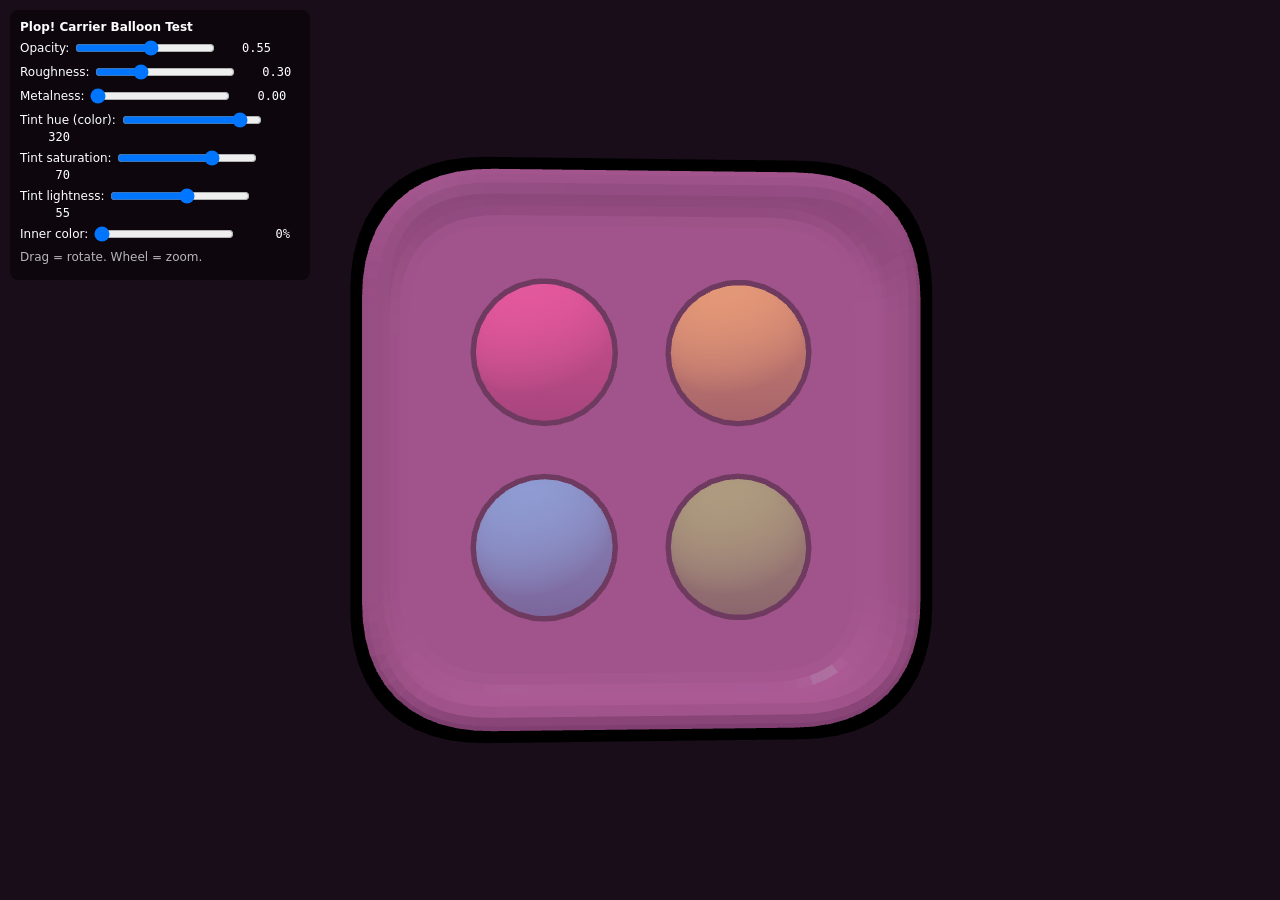
<file: gamee-test/test_balloon.html>
<!DOCTYPE html>
<html>
<head>
<meta charset="UTF-8">
<title>Plop! Balloon Carrier Test</title>
<style>
  body { margin:0; background:#1a0d1a; color:#fff; font-family:system-ui; overflow:hidden; }
  #info { position:fixed; top:10px; left:10px; z-index:10; background:rgba(0,0,0,0.5); padding:10px; border-radius:8px; font-size:12px; max-width:280px; }
  #info label { display:block; margin:4px 0; }
  #info input[type=range] { width:140px; vertical-align:middle; }
  #info .val { display:inline-block; width:50px; text-align:right; font-family:monospace; }
  canvas { display:block; }
</style>
</head>
<body>
<div id="info">
  <strong>Plop! Carrier Balloon Test</strong>
  <label>Opacity: <input type="range" id="opa" min="0" max="100" value="55"> <span class="val" id="opaV">0.55</span></label>
  <label>Roughness: <input type="range" id="rough" min="0" max="100" value="30"> <span class="val" id="roughV">0.30</span></label>
  <label>Metalness: <input type="range" id="metal" min="0" max="100" value="0"> <span class="val" id="metalV">0.00</span></label>
  <label>Tint hue (color): <input type="range" id="hue" min="0" max="360" value="320"> <span class="val" id="hueV">320</span></label>
  <label>Tint saturation: <input type="range" id="sat" min="0" max="100" value="70"> <span class="val" id="satV">70</span></label>
  <label>Tint lightness: <input type="range" id="lig" min="0" max="100" value="55"> <span class="val" id="ligV">55</span></label>
  <label>Inner color: <input type="range" id="inOpa" min="0" max="100" value="0"> <span class="val" id="inOpaV">0%</span></label>
  <p style="opacity:0.7; margin:6px 0">Drag = rotate. Wheel = zoom.</p>
</div>
<script type="importmap">
{
  "imports": {
    "three": "./lib/three.module.min.js",
    "three/addons/loaders/GLTFLoader.js": "./lib/GLTFLoader.js"
  }
}
</script>
<script type="module">
import * as THREE from 'three';
import { GLTFLoader } from 'three/addons/loaders/GLTFLoader.js';

const W = window.innerWidth, H = window.innerHeight;
const scene = new THREE.Scene();
scene.background = new THREE.Color(0x1a0d1a);

const camera = new THREE.PerspectiveCamera(35, W/H, 0.1, 1000);
camera.position.set(0, 0, 150);
camera.lookAt(0, 0, 0);

const renderer = new THREE.WebGLRenderer({ antialias: true });
renderer.setSize(W, H);
renderer.setPixelRatio(Math.min(2, window.devicePixelRatio));
document.body.appendChild(renderer.domElement);

// Light setup (match game's render3d_bottom)
const sun = new THREE.DirectionalLight(0xffffff, 1.55);
sun.position.set(-30, 80, 60);
scene.add(sun);
const hemi = new THREE.HemisphereLight(0xffe8f0, 0xa090a8, 1.85);
scene.add(hemi);

// Carrier shape — rounded box approximation (50x50x14 = SLOT_SIZE x DEPTH game)
function roundedBox(w, h, d, r) {
  const shape = new THREE.Shape();
  shape.moveTo(-w/2 + r, -h/2);
  shape.lineTo(w/2 - r, -h/2);
  shape.quadraticCurveTo(w/2, -h/2, w/2, -h/2 + r);
  shape.lineTo(w/2, h/2 - r);
  shape.quadraticCurveTo(w/2, h/2, w/2 - r, h/2);
  shape.lineTo(-w/2 + r, h/2);
  shape.quadraticCurveTo(-w/2, h/2, -w/2, h/2 - r);
  shape.lineTo(-w/2, -h/2 + r);
  shape.quadraticCurveTo(-w/2, -h/2, -w/2 + r, -h/2);
  return new THREE.ExtrudeGeometry(shape, {
    depth: d, bevelEnabled: true, bevelThickness: 3, bevelSize: 3, bevelSegments: 4, curveSegments: 12
  });
}

const balloonGeom = roundedBox(50, 50, 14, 10);
balloonGeom.center();

// Translucent balloon material
const balloonMat = new THREE.MeshPhysicalMaterial({
  color: 0xff66aa,
  transparent: true,
  opacity: 0.55,
  roughness: 0.30,
  metalness: 0.0,
  transmission: 0.0, // experimental; transmission=0 = jen opacity-based
  side: THREE.DoubleSide,
  depthWrite: false,
});
const balloon = new THREE.Mesh(balloonGeom, balloonMat);
scene.add(balloon);

// Inner core (volitelné — vidět "dno" balónku)
const innerMat = new THREE.MeshLambertMaterial({
  color: 0x000000, transparent: true, opacity: 0, depthWrite: false,
});
const innerGeom = roundedBox(46, 46, 10, 9);
innerGeom.center();
const inner = new THREE.Mesh(innerGeom, innerMat);
scene.add(inner);

// 4 balls inside (2x2 grid) - mock colors matching pink/yellow/blue/green
const ballGeom = new THREE.SphereGeometry(7, 24, 16);
const colors = [0xff4488, 0xffd633, 0x44ddff, 0x88dd44];
const offX = [-10, 10, -10, 10];
const offY = [10, 10, -10, -10];
for (let i = 0; i < 4; i++) {
  const ballMat = new THREE.MeshLambertMaterial({ color: colors[i] });
  const ball = new THREE.Mesh(ballGeom, ballMat);
  ball.position.set(offX[i], offY[i], 3);
  scene.add(ball);
  // Outline (inverted hull) - jako v hře
  const outMat = new THREE.MeshBasicMaterial({ color: 0x000000, side: THREE.BackSide });
  const out = new THREE.Mesh(ballGeom, outMat);
  out.position.copy(ball.position);
  out.scale.setScalar(1.08);
  scene.add(out);
}

// Balloon outline (inverted hull) — jemný obrys
const balloonOutMat = new THREE.MeshBasicMaterial({ color: 0x000000, side: THREE.BackSide });
const balloonOut = new THREE.Mesh(balloonGeom, balloonOutMat);
balloonOut.scale.setScalar(1.04);
scene.add(balloonOut);

// Mouse rotation
let rotX = 0, rotY = 0, dragging = false, lastX = 0, lastY = 0;
renderer.domElement.addEventListener('mousedown', (e) => { dragging = true; lastX = e.clientX; lastY = e.clientY; });
window.addEventListener('mouseup', () => dragging = false);
window.addEventListener('mousemove', (e) => {
  if (!dragging) return;
  rotY += (e.clientX - lastX) * 0.01;
  rotX += (e.clientY - lastY) * 0.01;
  lastX = e.clientX; lastY = e.clientY;
});
renderer.domElement.addEventListener('wheel', (e) => {
  camera.position.z = Math.max(50, Math.min(300, camera.position.z + e.deltaY * 0.1));
});

// UI controls
const $ = (id) => document.getElementById(id);
function updateMat() {
  const opa = +$('opa').value / 100;
  const rough = +$('rough').value / 100;
  const metal = +$('metal').value / 100;
  const h = +$('hue').value;
  const s = +$('sat').value / 100;
  const l = +$('lig').value / 100;
  const inOpa = +$('inOpa').value / 100;
  balloonMat.opacity = opa;
  balloonMat.roughness = rough;
  balloonMat.metalness = metal;
  balloonMat.color.setHSL(h/360, s, l);
  innerMat.opacity = inOpa;
  $('opaV').textContent = opa.toFixed(2);
  $('roughV').textContent = rough.toFixed(2);
  $('metalV').textContent = metal.toFixed(2);
  $('hueV').textContent = h;
  $('satV').textContent = (s*100).toFixed(0);
  $('ligV').textContent = (l*100).toFixed(0);
  $('inOpaV').textContent = (inOpa*100).toFixed(0) + '%';
}
['opa','rough','metal','hue','sat','lig','inOpa'].forEach(id => $(id).addEventListener('input', updateMat));
updateMat();

function animate() {
  requestAnimationFrame(animate);
  // Auto-rotate slowly when not dragging
  if (!dragging) rotY += 0.003;
  scene.rotation.x = rotX;
  scene.rotation.y = rotY;
  renderer.render(scene, camera);
}
animate();

window.addEventListener('resize', () => {
  camera.aspect = window.innerWidth / window.innerHeight;
  camera.updateProjectionMatrix();
  renderer.setSize(window.innerWidth, window.innerHeight);
});
</script>
</body>
</html>
</file>
<file: editor/css/editor.css>
:root {
  --bg-0: #0f0f10;
  --bg-1: #1a1a1c;
  --bg-2: #242428;
  --bg-3: #2e2e34;
  --border: #3a3a42;
  --border-light: #4a4a52;
  --text: #f0f0f0;
  --text-2: #b8b8bc;
  --text-3: #888;
  --accent: #6fa8ff;
  --accent-hover: #89b7ff;
  --danger: #e06060;
  --publish: #7defa0;
  --publish-bg: rgba(100, 200, 100, 0.15);
  --dirty: #f5d800;
  --font: system-ui, -apple-system, sans-serif;
}

* { box-sizing: border-box; margin: 0; padding: 0; }

body {
  font-family: var(--font);
  background: var(--bg-0);
  color: var(--text);
  font-size: 14px;
  line-height: 1.4;
  /* Viewport-lock: žádný body scroll. Tři panely (Levels/Edit/Preview) každý
     scrolluje samostatně, preview je vždy v zorném poli i když user roluje
     v Edit panelu na grid sekci. Standard pro IDE/editor UI. */
  height: 100vh;
  overflow: hidden;
}

#app {
  max-width: 1600px;
  margin: 0 auto;
  height: 100vh;
  display: flex;
  flex-direction: column;
}

/* Header */
#app-header {
  padding: 16px 24px;
  background: var(--bg-1);
  border-bottom: 1px solid var(--border);
  display: grid;
  grid-template-columns: auto 1fr auto;
  gap: 16px;
  align-items: center;
}
#app-header h1 {
  font-size: 16px;
  font-weight: 500;
  color: var(--text-2);
  letter-spacing: 0.02em;
}
#header-status {
  display: flex;
  gap: 8px;
  justify-self: start;
}
.status-chip {
  font-size: 11px;
  padding: 3px 10px;
  border-radius: 5px;
  border: 0.5px solid var(--border-light);
  font-weight: 500;
  letter-spacing: 0.03em;
}
.status-chip.status-disconnected { color: var(--text-3); }
.status-chip.status-connected { color: var(--publish); background: var(--publish-bg); border-color: rgba(100,200,100,0.4); }
.status-chip#dirty-status { color: var(--dirty); background: rgba(245,216,0,0.1); border-color: rgba(245,216,0,0.4); }
.status-chip.status-bad { color: #ff7a7a; background: rgba(230,80,80,0.18); border-color: rgba(230,80,80,0.5); cursor: help; }

/* Overall health badge — jednoduchá tečka co agreguje stav editoru. */
.health-badge {
  display: inline-flex;
  align-items: center;
  justify-content: center;
  width: 22px; height: 22px;
  border-radius: 50%;
  font-size: 16px;
  line-height: 1;
  cursor: help;
  user-select: none;
  transition: color 0.18s, text-shadow 0.18s;
}
.health-badge.health-idle { color: var(--text-3); }
.health-badge.health-ok   { color: #5ec786; text-shadow: 0 0 6px rgba(94,199,134,0.55); }
.health-badge.health-warn { color: #f5d800; text-shadow: 0 0 6px rgba(245,216,0,0.45); }
.health-badge.health-bad  { color: #ff7a7a; text-shadow: 0 0 6px rgba(255,122,122,0.55); }

#header-actions {
  display: flex;
  gap: 8px;
  align-items: center;
}

.btn {
  padding: 7px 14px;
  background: var(--bg-2);
  color: var(--text);
  border: 0.5px solid var(--border);
  border-radius: 6px;
  cursor: pointer;
  font-size: 13px;
  font-family: inherit;
  transition: background 0.12s, border-color 0.12s;
}
.btn:hover:not(:disabled) { background: var(--bg-3); border-color: var(--border-light); }
.btn:disabled { opacity: 0.35; cursor: not-allowed; }
.btn-primary { background: var(--accent); color: #fff; border-color: var(--accent); }
.btn-primary:hover:not(:disabled) { background: var(--accent-hover); border-color: var(--accent-hover); }
.btn-publish { background: var(--publish-bg); color: var(--publish); border-color: rgba(100,200,100,0.45); font-weight: 600; }
.btn-publish:hover:not(:disabled) { background: rgba(100,200,100,0.25); }
.btn-danger { color: var(--danger); border-color: rgba(224,96,96,0.4); }
.btn-danger:hover:not(:disabled) { background: rgba(224,96,96,0.15); }
.btn-small { padding: 4px 10px; font-size: 12px; }

/* Main layout — 3 panely + 2 resizery (manuální drag pro šířku) */
#app-main {
  flex: 1;
  display: grid;
  grid-template-columns:
    var(--col-list, 280px)
    var(--col-resizer-w, 6px)
    minmax(360px, var(--col-edit, 1fr))
    var(--col-resizer-w, 6px)
    minmax(380px, var(--col-preview, 520px));
  background: var(--bg-0);
  min-height: 0;
}
.col-resizer {
  background: var(--border);
  cursor: col-resize;
  user-select: none;
  transition: background 0.12s;
  position: relative;
}
.col-resizer:hover,
.col-resizer.dragging {
  background: var(--accent);
}
.col-resizer::after {
  content: '';
  position: absolute;
  inset: 0;
  margin: 0 -3px; /* širší hit-area než vizuální čára */
}

#list-panel, #edit-panel, #preview-panel {
  background: var(--bg-0);
  padding: 20px;
  overflow: auto;
  min-width: 0;
}

#preview-panel {
  display: flex;
  flex-direction: column;
  padding: 20px 16px;
}

.preview-controls {
  display: flex;
  gap: 6px;
  align-items: center;
}

.preview-select {
  padding: 4px 8px;
  background: var(--bg-1);
  color: var(--text);
  border: 0.5px solid var(--border);
  border-radius: 5px;
  font-size: 12px;
  font-family: inherit;
}
.preview-select:focus { outline: none; border-color: var(--accent); }

#preview-frame {
  flex: 1;
  width: 100%;
  /* Bez min-height v viewport-lock módu — iframe vyplní zbylý prostor
     v preview-panelu. min-height vrátíme jen v mobile stack módu níže. */
  min-height: 0;
  border: 0.5px solid var(--border);
  border-radius: 8px;
  background: var(--bg-1);
}

/* Below ~1100px: stack preview below edit panel; resizery skryté */
@media (max-width: 1100px) {
  /* Mobile stack: body znova allowuje scroll (preview pod edit panelem). */
  body { height: auto; overflow: auto; }
  #app { height: auto; min-height: 100vh; }
  #app-main {
    grid-template-columns: 280px 1fr;
    grid-template-rows: auto auto;
  }
  #preview-frame { min-height: 640px; }
  .col-resizer { display: none; }
  #preview-panel {
    grid-column: 1 / -1;
    min-height: 720px;
  }
}

.panel-header {
  display: flex;
  justify-content: space-between;
  align-items: center;
  margin-bottom: 12px;
}
.panel-header h2 {
  font-size: 14px;
  text-transform: uppercase;
  letter-spacing: 0.08em;
  color: var(--text-3);
  font-weight: 600;
}

/* Undo/Redo tlačítka v edit-panelu */
.history-controls {
  display: flex;
  gap: 6px;
}
.btn-history {
  font-family: inherit;
  min-width: 68px;
  font-variant-numeric: tabular-nums;
}
.btn-history:disabled {
  opacity: 0.35;
  cursor: not-allowed;
}

/* Level list */
.level-list { list-style: none; display: flex; flex-direction: column; gap: 6px; }

.level-item {
  background: var(--bg-1);
  border: 0.5px solid var(--border);
  border-radius: 8px;
  padding: 10px 12px;
  display: grid;
  grid-template-columns: auto auto 1fr auto auto;
  gap: 10px;
  align-items: center;
  cursor: pointer;
  transition: background 0.12s, border-color 0.12s, transform 0.06s;
  position: relative;
}

.level-thumb {
  width: 56px;
  height: 42px;
  border-radius: 4px;
  border: 1px solid var(--border);
  image-rendering: pixelated;
  background: #0a1424;
  flex-shrink: 0;
}

.level-info {
  display: flex;
  flex-direction: column;
  gap: 4px;
  min-width: 0; /* aby ellipsis fungoval v level-title */
}
.level-meta {
  display: flex;
  align-items: center;
  gap: 8px;
  flex-wrap: wrap;
}
.level-item:hover { background: var(--bg-2); border-color: var(--border-light); }
.level-item.selected { background: var(--bg-2); border-color: var(--accent); }
.level-item.dragging { opacity: 0.35; }
/* Drop indikátor — silná accent linka NAD nebo POD targetem podle Y pozice
   kurzoru. Bez border na celém boxu (jako dřív .drag-over) → přesnější UX
   („sem to padne mezi A a B"). */
.level-item.drop-above::before,
.level-item.drop-below::after {
  content: '';
  position: absolute;
  left: 4px;
  right: 4px;
  height: 3px;
  background: var(--accent);
  border-radius: 2px;
  pointer-events: none;
  box-shadow: 0 0 8px rgba(120,180,255,0.6);
}
.level-item.drop-above::before { top: -5px; }
.level-item.drop-below::after  { bottom: -5px; }

.drag-handle {
  cursor: grab;
  color: var(--text-3);
  font-size: 14px;
  user-select: none;
}
.drag-handle:active { cursor: grabbing; }

.level-order {
  font-size: 11px;
  color: var(--text-3);
  font-weight: 600;
  min-width: 22px;
}

.level-ingame {
  font-size: 13px;
  line-height: 1;
  cursor: help;
  filter: grayscale(0);
  opacity: 1;
}
.level-ingame.is-editor-only {
  filter: grayscale(1);
  opacity: 0.45;
}
.level-item:has(.level-ingame.is-editor-only) .level-title,
.level-item:has(.level-ingame.is-editor-only) .level-order {
  opacity: 0.55;
}

.level-title {
  font-size: 13px;
  font-weight: 500;
  color: var(--text);
  white-space: nowrap;
  overflow: hidden;
  text-overflow: ellipsis;
  text-align: left;
  justify-self: start;
}
.level-title .level-key {
  color: var(--text-3);
  font-size: 11px;
  margin-left: 6px;
  font-weight: 400;
}

.diff-badge {
  font-size: 10px;
  font-weight: 600;
  letter-spacing: 0.04em;
  padding: 2px 8px;
  border-radius: 4px;
  border: 0.5px solid transparent;
  white-space: nowrap;
}
.diff-badge.diff-relaxing { background: rgba(100,200,100,0.15); color: #7defa0; border-color: #4a9e62; }
.diff-badge.diff-easy     { background: rgba(80,170,255,0.18);  color: #7fc1ff; border-color: #3a78b5; }
.diff-badge.diff-medium   { background: rgba(240,200,80,0.15); color: #f5d800; border-color: #9e8a1f; }
.diff-badge.diff-hard     { background: rgba(240,140,70,0.18); color: #ffaa5e; border-color: #b06a2a; }
.diff-badge.diff-hardcore { background: rgba(230,70,70,0.2);   color: #ff7070; border-color: #a03030; }

.level-status {
  display: inline-flex;
  align-items: center;
  justify-content: center;
  width: 18px;
  height: 18px;
  border-radius: 50%;
  font-size: 11px;
  font-weight: 700;
  margin-left: 4px;
  cursor: help;
  flex-shrink: 0;
}
.level-status-ok   { background: rgba(80,200,120,0.2);  color: #6ee79c; border: 1px solid #3c8a54; }
.level-status-warn { background: rgba(240,180,60,0.22); color: #f5c84e; border: 1px solid #9a7a1f; }
.level-status-bad  { background: rgba(230,80,80,0.22);  color: #ff7a7a; border: 1px solid #a03030; }

.level-delete, .level-share {
  background: none;
  border: none;
  color: var(--text-3);
  cursor: pointer;
  padding: 2px 6px;
  border-radius: 4px;
  font-size: 12px;
}
.level-delete:hover { background: rgba(224,96,96,0.15); color: var(--danger); }
.level-share:hover { background: rgba(120,180,255,0.15); color: var(--accent); }
.level-share.copied { color: #5fd47a; background: rgba(95,212,122,0.15); }

/* Empty state */
.empty-state {
  padding: 32px 16px;
  text-align: center;
  color: var(--text-3);
  font-size: 13px;
  background: var(--bg-1);
  border: 1px dashed var(--border);
  border-radius: 8px;
}
.empty-state code { background: var(--bg-2); padding: 2px 6px; border-radius: 3px; font-size: 12px; }

/* Edit form */
#edit-form { display: flex; flex-direction: column; gap: 16px; max-width: 600px; }
/* [hidden] attr must win over display:flex / display:grid etc. */
[hidden] { display: none !important; }
.form-row { display: flex; flex-direction: column; gap: 5px; }
.form-row-2 { display: grid; grid-template-columns: 1fr 1fr; gap: 12px; }
.form-row label {
  font-size: 11px;
  color: var(--text-3);
  text-transform: uppercase;
  letter-spacing: 0.07em;
  font-weight: 500;
}
.form-row label .hint,
.form-row label .val {
  text-transform: none;
  letter-spacing: 0;
  color: var(--text-3);
  font-weight: 400;
  margin-left: 4px;
}
.form-row label .val { color: var(--accent); font-weight: 600; }
.hint { color: var(--text-3); font-size: 11px; font-weight: 400; }

.form-row input[type="text"],
.form-row input[type="number"],
.form-row select,
.form-row textarea {
  padding: 7px 10px;
  background: var(--bg-1);
  color: var(--text);
  border: 0.5px solid var(--border);
  border-radius: 6px;
  font-size: 13px;
  font-family: inherit;
}
.form-row input:focus,
.form-row select:focus,
.form-row textarea:focus { outline: none; border-color: var(--accent); }
.form-row input[type="range"] { accent-color: var(--accent); }

.readonly-textarea {
  font-family: monospace;
  font-size: 11px !important;
  color: var(--text-3) !important;
  cursor: not-allowed;
}

.form-section {
  border-top: 0.5px solid var(--border);
  padding-top: 14px;
  display: flex;
  flex-direction: column;
  gap: 10px;
}

/* ─── Edit form: 3 viditelné sekce (Informace / Obraz / Grid) ─── */
.ed-section {
  border: 0.5px solid var(--border);
  border-radius: 10px;
  background: rgba(255,255,255,0.015);
  margin-bottom: 14px;
  overflow: hidden;
}
.ed-section[open] { background: rgba(255,255,255,0.025); }
.ed-section-head {
  display: flex;
  align-items: center;
  gap: 10px;
  padding: 12px 16px;
  font-size: 14px;
  font-weight: 600;
  color: var(--text);
  cursor: pointer;
  user-select: none;
  list-style: none;
  background: rgba(255,255,255,0.03);
  transition: background 0.12s;
}
.ed-section-head::-webkit-details-marker { display: none; }
.ed-section-head::before {
  content: '▸';
  font-size: 11px;
  color: var(--text-3);
  transition: transform 0.18s;
  display: inline-block;
  width: 10px;
}
.ed-section[open] .ed-section-head::before { transform: rotate(90deg); }
.ed-section-head:hover { background: rgba(255,255,255,0.05); }
.ed-section-num {
  display: inline-flex;
  align-items: center;
  justify-content: center;
  width: 22px; height: 22px;
  border-radius: 50%;
  background: var(--accent);
  color: #fff;
  font-size: 11px;
  font-weight: 700;
  flex-shrink: 0;
}
.ed-section-body {
  padding: 16px;
  display: flex;
  flex-direction: column;
  gap: 12px;
}
/* První .form-section v body nemá border-top (už je vizuálně oddělen rámem sekce) */
.ed-section-body > .form-section:first-child { border-top: none; padding-top: 0; }
.ed-section-body > .form-row:first-child + .form-section,
.ed-section-body > .form-row + .form-row + .form-section,
.ed-section-body > .form-row + .form-section { /* ostatní form-section vnořené pod form-row mají border-top */ }

/* (odebráno) palette-toolbar — sloučeno do .image-toolbar */

.checkbox-row {
  display: flex;
  align-items: center;
  gap: 8px;
  font-size: 13px;
  color: var(--text);
  cursor: pointer;
}
.checkbox-row input { accent-color: var(--accent); width: 14px; height: 14px; }
.nested-fields {
  padding-left: 22px;
  display: flex;
  flex-direction: column;
  gap: 10px;
}

/* ─── Palette section ─── */
.palette-section label { font-size: 13px; font-weight: 500; }
.palette-section .hint { font-size: 11px; color: var(--text-3); font-weight: 400; margin-left: 4px; }
.palette-presets {
  display: flex;
  flex-wrap: wrap;
  gap: 5px;
}
.palette-preset-btn {
  background: var(--bg-2);
  color: var(--text-2);
  border: 0.5px solid var(--border);
  border-radius: 5px;
  padding: 3px 8px;
  font-size: 11px;
  cursor: pointer;
  transition: background 0.1s, color 0.1s, border-color 0.1s;
}
.palette-preset-btn:hover { background: var(--bg-3); color: var(--text); }
.palette-preset-btn.active {
  background: var(--accent);
  color: #fff;
  border-color: var(--accent);
}
.palette-swatches {
  display: flex;
  flex-wrap: wrap;
  gap: 4px;
}
.palette-swatch {
  width: 20px;
  height: 20px;
  border-radius: 4px;
  border: 0.5px solid rgba(255,255,255,0.15);
  flex-shrink: 0;
}

.carrier-list { display: flex; flex-wrap: wrap; gap: 6px; }
.carrier-chip {
  display: flex;
  align-items: center;
  gap: 4px;
  background: var(--bg-2);
  border: 0.5px solid var(--border);
  border-radius: 6px;
  padding: 3px 4px 3px 8px;
}
.carrier-chip input {
  width: 44px;
  padding: 3px 6px;
  background: var(--bg-1);
  border: 0.5px solid var(--border);
  border-radius: 4px;
  color: var(--text);
  font-size: 12px;
}
.carrier-chip-remove {
  background: none;
  border: none;
  color: var(--text-3);
  cursor: pointer;
  padding: 2px 5px;
  border-radius: 3px;
}
.carrier-chip-remove:hover { color: var(--danger); background: rgba(224,96,96,0.15); }

.summary-bar {
  display: flex;
  align-items: center;
  gap: 12px;
  padding: 10px 14px;
  background: var(--bg-1);
  border: 0.5px solid var(--border);
  border-radius: 8px;
}
.summary-label {
  font-size: 11px;
  color: var(--text-3);
  text-transform: uppercase;
  letter-spacing: 0.07em;
  font-weight: 500;
}

.form-actions {
  display: flex;
  justify-content: space-between;
  gap: 12px;
  padding-top: 10px;
  border-top: 0.5px solid var(--border);
}

/* Footer */
#app-footer {
  padding: 12px 24px;
  background: var(--bg-1);
  border-top: 1px solid var(--border);
  font-size: 11px;
  color: var(--text-3);
  display: flex;
  justify-content: space-between;
  align-items: center;
}
#app-footer code { background: var(--bg-2); padding: 1px 5px; border-radius: 3px; }

/* Block editor ------------------------------------------------------------ */
.block-editor-section > label { font-weight: 500; }
.block-editor {
  display: flex;
  flex-direction: column;
  gap: 8px;
  margin-top: 4px;
}
.be-canvas-wrap {
  position: relative;
  background: #081a2e;
  border: 0.5px solid var(--border-light);
  border-radius: 6px;
  overflow: hidden;
  width: 100%;
  aspect-ratio: 36 / 27;
}
#be-canvas {
  display: block;
  width: 100%;
  height: 100%;
  cursor: crosshair;
  outline: none;
  image-rendering: pixelated;
}
#be-canvas:focus { box-shadow: inset 0 0 0 2px rgba(111,168,255,0.55); }
.be-canvas-wrap[data-tool="paint"] #be-canvas,
.be-canvas-wrap[data-tool="erase"] #be-canvas,
.be-canvas-wrap[data-tool="rect-fill"] #be-canvas,
.be-canvas-wrap[data-tool="rect-erase"] #be-canvas { cursor: cell; }
.be-canvas-hint {
  position: absolute;
  left: 6px;
  top: 4px;
  font-size: 10px;
  color: rgba(255,255,255,0.55);
  pointer-events: none;
  letter-spacing: 0.02em;
  text-shadow: 0 1px 2px rgba(0,0,0,0.7);
  background: rgba(0,0,0,0.35);
  padding: 2px 6px;
  border-radius: 3px;
  transition: opacity 0.2s;
}
.be-canvas-wrap:focus-within .be-canvas-hint,
.be-canvas-wrap:hover .be-canvas-hint { opacity: 0; }

.be-sidebar { display: flex; flex-direction: column; gap: 12px; }
.be-section-title {
  font-size: 10px;
  text-transform: uppercase;
  letter-spacing: 0.08em;
  color: var(--text-3);
  font-weight: 600;
  margin-bottom: 6px;
}
.be-section-title .hint { text-transform: none; letter-spacing: 0; font-weight: 400; }

.be-palette {
  display: grid;
  grid-template-columns: repeat(6, 1fr);
  gap: 6px;
}
.be-tile {
  background: var(--bg-2);
  border: 0.5px solid var(--border);
  border-radius: 6px;
  padding: 6px;
  cursor: grab;
  display: flex;
  flex-direction: column;
  align-items: center;
  gap: 4px;
  user-select: none;
  transition: border-color 0.15s, background 0.15s;
}
.be-tile:hover { border-color: var(--accent); background: var(--bg-3); }
.be-tile:active { cursor: grabbing; }
.be-tile canvas {
  width: 42px;
  height: 42px;
  image-rendering: pixelated;
  background: #0a1626;
  border-radius: 3px;
}
.be-tile-label { font-size: 10px; color: var(--text-2); letter-spacing: 0.02em; }
.be-tile.dragging { opacity: 0.5; }

.be-sel-wrap {
  background: var(--bg-1);
  border: 0.5px solid var(--border);
  border-radius: 8px;
  padding: 10px;
  display: flex;
  flex-direction: column;
  gap: 8px;
  box-sizing: border-box;
}

/* Horizontální řada kompaktních ovládacích prvků */
.be-sel-controls {
  display: flex;
  flex-wrap: wrap;
  gap: 8px;
  align-items: flex-end;
}
.be-sel-controls > .be-field-row { flex: 0 0 auto; }
#be-sel-shape-row { min-width: 80px; }
#be-sel-wh-row,
#be-sel-xy-row { flex: 0 0 110px; }
.be-sel-hp-field { flex: 1 1 100px; min-width: 80px; }
.be-sel-hp-field input[type="range"] { width: 100%; }
.be-sel-controls > .be-sel-actions { flex: 0 0 auto; margin-top: 0; align-self: flex-end; }

.be-field-row { display: flex; flex-direction: column; gap: 4px; }
.be-field-row label { font-size: 11px; color: var(--text-3); text-transform: uppercase; letter-spacing: 0.05em; }
.be-field-row input, .be-field-row select {
  width: 100%;
  padding: 5px 8px;
  background: var(--bg-2);
  border: 0.5px solid var(--border);
  border-radius: 4px;
  color: var(--text);
  font-size: 12px;
  font-family: inherit;
}
.be-field-row input[type="range"] { padding: 0; }
.be-field-row-2 { display: grid; grid-template-columns: 1fr 1fr; gap: 6px; }
.be-field-row-2 > div { display: flex; flex-direction: column; gap: 4px; }

.be-seg { display: flex; gap: 4px; }
.be-seg-btn {
  flex: 1;
  padding: 5px 8px;
  background: var(--bg-2);
  border: 0.5px solid var(--border);
  border-radius: 4px;
  color: var(--text-2);
  font-size: 11px;
  cursor: pointer;
  font-family: inherit;
}
.be-seg-btn.active { background: var(--accent); color: #0a1020; border-color: var(--accent); font-weight: 600; }

.be-colors { display: grid; grid-template-columns: repeat(12, 1fr); gap: 3px; }
.be-color-dot {
  aspect-ratio: 1;
  border-radius: 4px;
  border: 2px solid transparent;
  cursor: pointer;
  box-shadow: inset 0 1px 0 rgba(255,255,255,0.25), inset 0 -1px 0 rgba(0,0,0,0.25);
}
.be-color-dot.selected { border-color: #ffffff; }

.be-sel-actions { display: flex; gap: 6px; margin-top: 4px; }
.be-sel-controls > .be-sel-actions .btn { flex: 0 0 auto; }
.be-sel-actions .btn { flex: 1; }

/* Image toolbar (paleta + pixel painter v jednom kontejneru) ------- */
.image-toolbar {
  display: flex;
  flex-direction: column;
  gap: 8px;
  padding: 10px;
  background: var(--bg-1);
  border: 0.5px solid var(--border);
  border-radius: 8px;
  margin-bottom: 10px;
}
.pixel-toolbar-inner {
  display: flex;
  flex-direction: column;
  gap: 8px;
  padding-top: 8px;
  border-top: 0.5px solid var(--border);
}
.pixel-toolbar-inner[hidden] { display: none; }
/* Legacy class — pokud někde zůstane, zachovat starý box styl */
.pixel-toolbar {
  display: flex;
  flex-direction: column;
  gap: 8px;
  padding: 10px;
  background: var(--bg-1);
  border: 0.5px solid var(--border);
  border-radius: 8px;
  margin-bottom: 10px;
}
.pt-row { display: flex; align-items: center; gap: 10px; flex-wrap: wrap; }
.pt-label {
  font-size: 11px;
  color: var(--text-3);
  text-transform: uppercase;
  letter-spacing: 0.05em;
  min-width: 54px;
}
.pt-tools { display: flex; gap: 4px; }
.pt-tool {
  padding: 5px 10px;
  background: var(--bg-2);
  border: 0.5px solid var(--border);
  border-radius: 5px;
  color: var(--text-2);
  font-size: 13px;
  cursor: pointer;
  font-family: inherit;
  min-width: 36px;
}
.pt-tool.active { background: var(--accent); color: #0a1020; border-color: var(--accent); font-weight: 600; }
.pt-tool:hover:not(.active) { border-color: var(--accent); color: var(--text); }

.pt-colors { display: flex; gap: 4px; flex-wrap: wrap; }
.pt-colors .be-color-dot { width: 22px; height: 22px; }

/* ─── Generator panel ─── */
.gen-panel {
  display: flex;
  flex-direction: column;
  gap: 8px;
  padding: 10px 12px;
  background: var(--bg-0);
  border: 0.5px solid var(--border);
  border-radius: 7px;
  margin-top: 2px;
}
.gen-row { display: flex; align-items: center; gap: 8px; flex-wrap: wrap; }
.gen-label {
  font-size: 11px;
  color: var(--text-3);
  text-transform: uppercase;
  letter-spacing: 0.05em;
  min-width: 60px;
}
.gen-check {
  display: flex; align-items: center; gap: 4px;
  font-size: 12px; color: var(--text-2); cursor: pointer;
}
.gen-check input { accent-color: var(--accent); }
.gen-check.gen-disabled { opacity: 0.38; cursor: default; }
.gen-soon { font-size: 10px; color: var(--text-3); font-style: italic; }
.gen-styles { display: flex; gap: 4px; flex-wrap: wrap; }
.gen-style {
  background: var(--bg-2); color: var(--text-2);
  border: 0.5px solid var(--border); border-radius: 5px;
  padding: 3px 9px; font-size: 11px; cursor: pointer; font-family: inherit;
  transition: background 0.1s, color 0.1s;
}
.gen-style:hover { background: var(--bg-3); color: var(--text); }
.gen-style.active { background: var(--accent); color: #0a1020; border-color: var(--accent); font-weight: 600; }
.gen-style:disabled { opacity: 0.35; cursor: not-allowed; }
.gen-style:disabled:hover { background: var(--bg-2); color: var(--text-2); }
#gen-block-ratio { accent-color: var(--accent); width: 110px; }
#gen-block-ratio-val { font-size: 12px; color: var(--accent); min-width: 36px; }
.btn-accent { background: var(--accent); color: #0a1020; border-color: var(--accent); font-weight: 600; }

/* ═══════════════════════════════════════════════════════════════════════════
   PHOTO IMPORT MODAL
   ═══════════════════════════════════════════════════════════════════════════ */
.fi-overlay {
  position: fixed;
  inset: 0;
  background: rgba(0, 0, 0, 0.75);
  display: flex;
  align-items: center;
  justify-content: center;
  z-index: 1000;
}
.fi-overlay[hidden] { display: none; }

.fi-modal {
  background: var(--bg-1);
  border: 0.5px solid var(--border-light);
  border-radius: 12px;
  padding: 20px;
  display: flex;
  flex-direction: column;
  gap: 14px;
  max-width: 600px;
  width: calc(100vw - 40px);
  box-shadow: 0 20px 60px rgba(0,0,0,0.6);
}

.fi-header { display: flex; flex-direction: column; gap: 2px; }
.fi-title { margin: 0; font-size: 15px; font-weight: 600; }
.fi-subtitle { margin: 0; font-size: 11px; color: var(--text-3); }

.fi-body {
  display: flex;
  gap: 14px;
  align-items: flex-start;
  min-width: 0;
}

.fi-crop-wrap {
  flex: 1;
  min-width: 0;
}
.fi-crop-wrap canvas {
  display: block;
  width: 100%;
  height: auto;
  border-radius: 6px;
  border: 0.5px solid var(--border);
  cursor: grab;
  user-select: none;
}

.fi-quant-wrap {
  width: 190px;
  flex-shrink: 0;
  display: flex;
  flex-direction: column;
  gap: 6px;
  align-items: center;
}
.fi-quant-wrap canvas {
  display: block;
  width: 100%;
  height: auto;
  border-radius: 4px;
  border: 0.5px solid var(--border);
  image-rendering: pixelated;
}
.fi-quant-label {
  font-size: 10px;
  color: var(--text-3);
  text-align: center;
}
.fi-dither-label {
  display: flex;
  align-items: center;
  gap: 6px;
  font-size: 12px;
  color: var(--text-2);
  cursor: pointer;
  white-space: nowrap;
}
.fi-ncolors-row {
  display: flex;
  flex-direction: column;
  align-items: center;
  gap: 4px;
  width: 100%;
}
.fi-ncolors-label {
  font-size: 12px;
  color: var(--text-2);
}
.fi-ncolors-label strong { color: var(--accent); }
#fi-ncolors { width: 100%; accent-color: var(--accent); }

.fi-footer {
  display: flex;
  justify-content: flex-end;
  gap: 8px;
}
.fi-profile-row {
  display: flex;
  align-items: center;
  gap: 8px;
}
.fi-ctrl-label {
  font-size: 12px;
  color: var(--text-2);
  white-space: nowrap;
}
.fi-select {
  flex: 1;
  background: var(--bg-0);
  color: var(--text);
  border: 0.5px solid var(--border);
  border-radius: 5px;
  padding: 3px 6px;
  font-size: 12px;
}

/* ═══════════════════════════════════════════════════════════════════════════
   CARRIER LAYOUT EDITOR — grid 7×rows + paleta tile types
   ═══════════════════════════════════════════════════════════════════════════ */
.carrier-layout-section > label { font-weight: 500; }
.cl-toolbar {
  display: flex;
  flex-direction: column;
  gap: 8px;
  padding: 10px 12px;
  background: var(--bg-1);
  border: 0.5px solid var(--border);
  border-radius: 8px;
}
.cl-tb-row { display: flex; align-items: center; gap: 10px; flex-wrap: wrap; }
.cl-tb-label {
  font-size: 11px;
  color: var(--text-3);
  text-transform: uppercase;
  letter-spacing: 0.05em;
  min-width: 64px;
}
.cl-diff-tabs { display: flex; gap: 4px; }
.cl-diff-tab {
  position: relative;
  padding: 5px 12px;
  background: var(--bg-2);
  border: 0.5px solid var(--border);
  border-radius: 5px;
  color: var(--text-2);
  font-size: 12px;
  cursor: pointer;
  font-family: inherit;
  display: inline-flex;
  align-items: center;
  gap: 6px;
}
.cl-diff-tab.active { background: var(--accent); color: #0a1020; border-color: var(--accent); font-weight: 600; }
.cl-diff-tab:hover:not(.active) { border-color: var(--accent); color: var(--text); }
/* Pin marker — klik nastaví variantu jako výchozí při loadu hry.
   Neaktivní pin = průhledný, hover zvýrazní. Aktivní (default) = plná barva. */
.cl-diff-pin {
  font-size: 11px;
  line-height: 1;
  opacity: 0.18;
  filter: grayscale(1);
  transition: opacity 0.15s, filter 0.15s, transform 0.1s;
  cursor: pointer;
  padding: 2px;
  margin: -2px -4px -2px 0;
  border-radius: 3px;
}
.cl-diff-pin:hover { opacity: 0.7; filter: grayscale(0.3); }
.cl-diff-pin.is-default { opacity: 1; filter: none; transform: scale(1.15); }
.cl-diff-pin.is-disabled { opacity: 0.08; cursor: not-allowed; pointer-events: none; }
.cl-diff-tab.active .cl-diff-pin { filter: grayscale(0); }
.cl-tb-hint { font-size: 11px; color: var(--text-3); font-style: italic; margin-left: 8px; }
.cl-spec-sub { padding-left: 12px; border-left: 2px solid var(--border); }
.cl-tb-sublabel { font-size: 11px; color: var(--text-3); white-space: nowrap; }
.cl-check-label { display: inline-flex; align-items: center; gap: 4px; font-size: 11px; color: var(--text-2); cursor: pointer; white-space: nowrap; user-select: none; }
.cl-check-label input[type="checkbox"] { margin: 0; cursor: pointer; accent-color: var(--accent); }
.cl-variant-select {
  padding: 5px 8px;
  background: var(--bg-2);
  border: 0.5px solid var(--border);
  border-radius: 5px;
  color: var(--text);
  font-size: 13px;
  font-family: inherit;
  min-width: 140px;
}
.cl-variant-select:disabled { opacity: 0.4; }
.cl-tb-row input[type="range"] { flex: 1; max-width: 200px; accent-color: var(--accent); }

.cl-empty {
  padding: 20px 16px;
  text-align: center;
  color: var(--text-3);
  font-size: 13px;
  background: var(--bg-1);
  border: 0.5px dashed var(--border);
  border-radius: 8px;
  line-height: 1.6;
}

.cl-editor {
  display: flex;
  flex-direction: column;
  gap: 8px;
  align-items: stretch;
}
.cl-grid-wrap {
  width: 100%;
  box-sizing: border-box;
  background: var(--bg-1);
  border: 0.5px solid var(--border);
  border-radius: 8px;
  padding: 8px;
  aspect-ratio: var(--cl-grid-ratio, 7/5); /* nastavováno přes JS podle cols/rows */
}
.cl-grid {
  display: grid;
  grid-template-columns: repeat(7, 1fr); /* přepsáno JS */
  gap: 4px;
  background: var(--bg-0);
  padding: 6px;
  border-radius: 6px;
  width: 100%;
  height: 100%;
  box-sizing: border-box;
}
.cl-cell {
  width: auto;
  height: auto;
  min-width: 0;
  min-height: 0;
  background: var(--bg-3);
  border: 1px solid var(--border);
  border-radius: 5px;
  cursor: pointer;
  font-size: 11px;
  color: var(--text-2);
  display: flex;
  align-items: center;
  justify-content: center;
  font-family: inherit;
  padding: 0;
  position: relative;
  transition: transform 0.08s;
  aspect-ratio: 1; /* buňky vždy čtvercové */
}
.cl-cell:hover { transform: scale(1.06); border-color: var(--accent); z-index: 1; }
/* Tunel (null) — vizuálně „otevřená" buňka, výrazný zelenkavý dot indikuje průchod */
.cl-cell.tile-null {
  background: radial-gradient(circle at center, rgba(120,220,160,0.15) 0%, var(--bg-3) 70%);
  border-color: #3a6d4a;
}
.cl-cell.tile-null::after {
  content: '';
  width: 8px;
  height: 8px;
  background: #5ec786;
  border-radius: 50%;
  box-shadow: 0 0 6px rgba(94,199,134,0.7);
}
/* Zeď (wall) — default prázdná plocha, plochá, stejná jako pozadí s jemným outline */
.cl-cell.tile-wall {
  background: repeating-linear-gradient(45deg, #2e2e34 0 3px, #27272d 3px 6px);
  border-color: #40404a;
}
.cl-cell.tile-wall::after { content: ''; }
.cl-cell.tile-carrier { /* barva přijde inline */ box-shadow: inset 0 1px 0 rgba(255,255,255,0.2), inset 0 -2px 2px rgba(0,0,0,0.3); }
.cl-cell.tile-rocket { /* barva inline, obsah = 🚀 */ box-shadow: inset 0 1px 0 rgba(255,255,255,0.25), inset 0 -2px 2px rgba(0,0,0,0.4); }
.cl-cell.tile-rocket::after { content: '🚀'; font-size: 18px; }
.cl-cell.tile-garage {
  background: #7b5a2a;
  border-color: #9a7434;
}
.cl-cell.tile-garage::after { content: '🏠'; font-size: 18px; }
.cl-cell .cl-cell-badge {
  position: absolute;
  bottom: 1px;
  right: 2px;
  font-size: 9px;
  color: rgba(255,255,255,0.85);
  background: rgba(0,0,0,0.55);
  border-radius: 3px;
  padding: 0 3px;
  pointer-events: none;
}
/* Carrier text: velký projectile count uprostřed + color index v pravém horním rohu */
.cl-cell .cl-cell-proj {
  font-size: 18px;
  font-weight: 700;
  color: rgba(0,0,0,0.85);
  text-shadow: 0 1px 2px rgba(255,255,255,0.4);
  line-height: 1;
  pointer-events: none;
}
.cl-cell .cl-cell-color-idx {
  position: absolute;
  top: 2px;
  right: 4px;
  font-size: 13px;
  font-weight: 700;
  color: rgba(0,0,0,0.7);
  text-shadow: 0 1px 2px rgba(255,255,255,0.35);
  pointer-events: none;
}

.cl-palette-wrap {
  flex: 0 0 auto;
  width: 100%;
  box-sizing: border-box;
  min-width: 0;
  background: var(--bg-1);
  border: 0.5px solid var(--border);
  border-radius: 8px;
  padding: 10px;
  display: flex;
  flex-direction: column;
  gap: 8px;
}
.cl-section-title {
  font-size: 11px;
  color: var(--text-3);
  text-transform: uppercase;
  letter-spacing: 0.05em;
}
.cl-palette {
  display: grid;
  grid-template-columns: repeat(auto-fill, minmax(40px, 1fr));
  gap: 5px;
}
.cl-palette-item {
  aspect-ratio: 1;
  background: var(--bg-2);
  border: 1px solid var(--border);
  border-radius: 5px;
  cursor: pointer;
  font-size: 11px;
  color: var(--text-2);
  display: flex;
  align-items: center;
  justify-content: center;
  font-family: inherit;
  padding: 0;
  position: relative;
  transition: transform 0.08s;
}
.cl-palette-item:hover { transform: scale(1.06); border-color: var(--accent); z-index: 1; }
.cl-palette-item.active { border: 2px solid var(--accent); box-shadow: 0 0 0 1px var(--accent); }
.cl-palette-item.tile-null {
  background: radial-gradient(circle at center, rgba(120,220,160,0.18) 0%, var(--bg-3) 80%);
  border-color: #3a6d4a;
}
.cl-palette-item.tile-null::after { content: '∅'; font-size: 16px; color: #5ec786; }
.cl-palette-item.tile-wall {
  background: repeating-linear-gradient(45deg, #2e2e34 0 3px, #27272d 3px 6px);
}
.cl-palette-item.tile-wall::after { content: '▦'; font-size: 14px; color: var(--text-3); }
.cl-palette-item.tile-carrier { /* inline color */ }
.cl-palette-item.tile-rocket { /* inline color */ }
.cl-palette-item.tile-rocket::after { content: '🚀'; font-size: 14px; }
.cl-palette-item.tile-garage { background: #7b5a2a; }
.cl-palette-item.tile-garage::after { content: '🏠'; font-size: 14px; }

.cl-palette-group {
  display: flex;
  flex-direction: column;
  gap: 4px;
}
.cl-palette-group-label {
  font-size: 10px;
  color: var(--text-3);
  letter-spacing: 0.04em;
}

.cl-hint { font-size: 11px; color: var(--text-3); line-height: 1.5; }

.cl-legend {
  display: flex;
  flex-direction: column;
  gap: 4px;
  padding: 6px 4px 2px;
  border-top: 0.5px dashed var(--border);
  margin-top: 2px;
  font-size: 10px;
  color: var(--text-3);
  line-height: 1.4;
}
.cl-legend-row { display: flex; align-items: center; gap: 6px; }
.cl-legend-row b { color: var(--text-2); font-weight: 600; }
.cl-legend-sw {
  width: 14px;
  height: 14px;
  border-radius: 3px;
  border: 1px solid var(--border);
  display: inline-block;
  flex-shrink: 0;
  position: relative;
}
.cl-legend-sw.tile-wall {
  background: repeating-linear-gradient(45deg, #2e2e34 0 3px, #27272d 3px 6px);
}
.cl-legend-sw.tile-null {
  background: radial-gradient(circle at center, rgba(120,220,160,0.25) 0%, var(--bg-3) 70%);
  border-color: #3a6d4a;
}
.cl-legend-sw.tile-null::after {
  content: '';
  position: absolute;
  top: 50%;
  left: 50%;
  transform: translate(-50%, -50%);
  width: 4px;
  height: 4px;
  background: #5ec786;
  border-radius: 50%;
}

.cl-palette-item.tile-select { background: var(--bg-2); }
.cl-palette-item.tile-select::after { content: '◎'; font-size: 18px; color: var(--text-2); }

.cl-palette-item.tile-hidden {
  background: var(--bg-2);
  color: #e0a63e;
  font-weight: 700;
  font-size: 18px;
}

.cl-cell.tile-hidden {
  box-shadow: inset 0 0 0 2px rgba(224, 166, 62, 0.6);
}

.cl-cell.tile-unreachable {
  /* červené čárkované překřížení — designer vidí „tenhle carrier se nikdy neodemkne" */
  outline: 2px dashed #e74c3c;
  outline-offset: -2px;
}
.cl-cell.tile-unreachable::before {
  content: '⚠';
  position: absolute;
  top: 1px;
  right: 3px;
  font-size: 10px;
  color: #ff6868;
  text-shadow: 0 1px 2px rgba(0,0,0,0.9);
  pointer-events: none;
  z-index: 2;
}
.cl-cell .cl-cell-hidden {
  position: absolute;
  top: 2px;
  left: 4px;
  font-size: 14px;
  font-weight: 700;
  color: #fff;
  text-shadow: 0 1px 2px rgba(0,0,0,0.8), 0 0 3px rgba(224,166,62,0.9);
  pointer-events: none;
}
/* `?` flag je v datech, ale hra ho nerendruje (carrier je active = row 0 nebo
   tunel-soused). Slabá opacity + dashed underline = visual cue: „flag set, ale
   ineffective". Tooltip vysvětlí (mouseover na ?). */
.cl-cell .cl-cell-hidden.cl-cell-hidden-ineffective {
  opacity: 0.35;
  text-shadow: none;
  text-decoration: underline dashed;
  pointer-events: auto;
  cursor: help;
}

.cl-insp-hidden {
  display: flex;
  align-items: center;
  gap: 6px;
  font-size: 11px;
  color: var(--text-2);
  padding: 4px 0;
  cursor: pointer;
}
.cl-insp-hidden input[type="checkbox"] { margin: 0; cursor: pointer; }

.cl-cell.tile-selected { outline: 2px solid var(--accent); outline-offset: 1px; z-index: 2; }
.cl-cell.cl-drag-src  { opacity: 0.35; }
.cl-cell.cl-drag-over { outline: 2px solid var(--accent); outline-offset: 1px; z-index: 3; background: rgba(100,160,255,0.18) !important; }

.cl-inspector {
  margin-top: 6px;
  padding-top: 8px;
  border-top: 0.5px solid var(--border);
  display: flex;
  flex-direction: column;
  gap: 6px;
}
.cl-insp-row { display: flex; align-items: center; gap: 6px; flex-wrap: wrap; }
.cl-insp-destroy-row {
  display: flex;
  align-items: center;
  gap: 6px;
  padding: 4px 0 2px;
  font-size: 11px;
}
.cl-insp-destroy-row label {
  color: var(--text-2);
  cursor: pointer;
  user-select: none;
}
.cl-insp-queue { display: flex; flex-wrap: wrap; gap: 4px; }
.cl-insp-queue-chip {
  display: flex;
  align-items: center;
  gap: 3px;
  padding: 2px 3px 2px 2px;
  background: var(--bg-2);
  border: 0.5px solid var(--border);
  border-radius: 5px;
  font-size: 11px;
}
.cl-insp-queue-chip .cl-chip-swatch {
  width: 18px;
  height: 18px;
  border-radius: 3px;
  border: 1px solid rgba(255,255,255,0.15);
  cursor: pointer;
}
.cl-insp-queue-chip .cl-chip-num {
  min-width: 12px;
  text-align: center;
  color: var(--text-2);
}
.cl-insp-queue-chip button {
  padding: 0 4px;
  background: transparent;
  color: var(--text-3);
  border: none;
  cursor: pointer;
  font-size: 12px;
}
.cl-insp-queue-chip button:hover { color: var(--danger); }
.cl-insp-color-picker { display: flex; flex-wrap: wrap; gap: 3px; }
.cl-insp-color-picker .cl-csw {
  width: 20px;
  height: 20px;
  border-radius: 3px;
  cursor: pointer;
  border: 1px solid rgba(255,255,255,0.15);
}
.cl-insp-color-picker .cl-csw.active { box-shadow: 0 0 0 2px var(--accent); }

/* Capacity summary — needed vs slots per color */
.cl-capacity {
  background: rgba(255,255,255,0.02);
  border: 1px solid rgba(255,255,255,0.08);
  border-radius: 6px;
  padding: 8px 10px;
  margin-bottom: 10px;
}
.cl-capacity-head {
  display: flex;
  align-items: center;
  justify-content: space-between;
  gap: 8px;
  margin-bottom: 6px;
}
.cl-capacity-status {
  font-size: 11px;
  padding: 2px 8px;
  border-radius: 10px;
  font-weight: 600;
  text-transform: uppercase;
  letter-spacing: 0.4px;
}
.cl-capacity-status.status-ok { background: rgba(80,200,100,0.18); color: #6ee28a; }
.cl-capacity-status.status-warn { background: rgba(255,180,30,0.18); color: #ffc95c; }
.cl-capacity-status.status-bad { background: rgba(255,90,90,0.2); color: #ff8a8a; }
.cl-capacity-status.status-idle { background: rgba(255,255,255,0.06); color: var(--text-3); }

.cl-capacity-body {
  display: grid;
  grid-template-columns: repeat(auto-fill, minmax(78px, 1fr));
  gap: 6px;
}
.cl-cap-chip {
  display: flex;
  align-items: center;
  gap: 6px;
  padding: 4px 6px;
  border-radius: 4px;
  background: rgba(255,255,255,0.04);
  border: 1px solid transparent;
  font-size: 12px;
  line-height: 1.2;
}
.cl-cap-chip.chip-ok { border-color: rgba(80,200,100,0.35); }
.cl-cap-chip.chip-warn { border-color: rgba(255,180,30,0.45); }
.cl-cap-chip.chip-bad { border-color: rgba(255,90,90,0.5); background: rgba(255,90,90,0.06); }
.cl-cap-chip.chip-idle { opacity: 0.45; }
.cl-cap-chip .cl-cap-sw {
  width: 18px;
  height: 18px;
  border-radius: 3px;
  flex-shrink: 0;
  border: 1px solid rgba(255,255,255,0.15);
  display: inline-flex;
  align-items: center;
  justify-content: center;
  font-size: 10px;
  font-weight: 700;
  color: rgba(255,255,255,0.92);
  text-shadow: 0 0 2px rgba(0,0,0,0.85), 0 1px 1px rgba(0,0,0,0.7);
  font-variant-numeric: tabular-nums;
}
.cl-cap-chip .cl-cap-nums {
  display: flex;
  flex-direction: column;
}
.cl-cap-chip .cl-cap-need { font-weight: 600; color: var(--text-1); }
.cl-cap-chip .cl-cap-sub { font-size: 10px; color: var(--text-3); }
.cl-cap-chip.chip-bad .cl-cap-need { color: #ffb5b5; }
.cl-cap-chip.chip-warn .cl-cap-need { color: #ffd78a; }

.cl-capacity-hint {
  margin-top: 6px;
  font-size: 11px;
  color: var(--text-3);
}
.cl-capacity-hint.hint-bad { color: #ff8a8a; }
.cl-capacity-hint.hint-warn { color: #ffc95c; }

.cl-layout-banner {
  margin-top: 8px;
  padding: 6px 10px;
  border-radius: 4px;
  font-size: 12px;
  font-weight: 500;
  line-height: 1.35;
}
.cl-layout-banner.banner-ok {
  background: rgba(80,200,100,0.12);
  border: 1px solid rgba(80,200,100,0.35);
  color: #b8eec5;
}
.cl-layout-banner.banner-bad {
  background: rgba(255,90,90,0.12);
  border: 1px solid rgba(255,90,90,0.45);
  color: #ffb5b5;
}
.cl-layout-banner.banner-warn {
  background: rgba(255,200,80,0.10);
  border: 1px solid rgba(255,200,80,0.35);
  color: #ffd78a;
}
.cl-layout-banner.banner-orange {
  background: rgba(255,140,40,0.12);
  border: 1px solid rgba(255,140,40,0.45);
  color: #ffb86b;
}

/* ── Playtester panel ───────────────────────────────────────────────────── */
.cl-tester {
  background: rgba(255,255,255,0.02);
  border: 1px solid rgba(255,255,255,0.08);
  border-radius: 6px;
  padding: 8px 10px;
  margin-bottom: 10px;
}
.cl-tester-head {
  display: flex;
  align-items: center;
  justify-content: space-between;
  gap: 8px;
  margin-bottom: 6px;
}
.cl-tester-row {
  display: flex;
  justify-content: space-between;
  align-items: center;
  padding: 2px 0;
  font-size: 12px;
}
.cl-tr-label { color: var(--text-3); }
.cl-tr-val { font-weight: 600; color: var(--text-1); }
.cl-tr-val.val-warn { color: #ffc95c; }
.cl-tr-score {
  padding: 1px 8px;
  border-radius: 10px;
  font-size: 12px;
  font-weight: 700;
}
.cl-tr-score.score-relax    { background: rgba(80,200,100,0.10); color: #88dd99; }
.cl-tr-score.score-easy     { background: rgba(80,200,100,0.18); color: #6ee28a; }
.cl-tr-score.score-medium   { background: rgba(255,180,30,0.18); color: #ffc95c; }
.cl-tr-score.score-hard     { background: rgba(255,140,40,0.2);  color: #ffae6c; }
.cl-tr-score.score-hardcore { background: rgba(255,90,90,0.2);   color: #ff8a8a; }
.cl-tr-score.score-broken   { background: rgba(255,200,50,0.25); color: #ffd95c; border: 1px dashed #ffae3a; }
/* Label badge vedle čísla — varianty pro 6 kategorií */
.cl-difflabel {
  display: inline-block;
  padding: 1px 8px;
  border-radius: 10px;
  font-size: 11px;
  font-weight: 600;
  margin-left: 6px;
  cursor: help;
}
.cl-difflabel.cl-diff-relax    { background: rgba(80,200,100,0.10); color: #88dd99; }
.cl-difflabel.cl-diff-easy     { background: rgba(80,200,100,0.18); color: #6ee28a; }
.cl-difflabel.cl-diff-medium   { background: rgba(255,180,30,0.18); color: #ffc95c; }
.cl-difflabel.cl-diff-hard     { background: rgba(255,140,40,0.2);  color: #ffae6c; }
.cl-difflabel.cl-diff-hardcore { background: rgba(255,90,90,0.2);   color: #ff8a8a; }
.cl-difflabel.cl-diff-broken   { background: rgba(255,200,50,0.25); color: #ffd95c; border: 1px dashed #ffae3a; }
/* Solve badges — strict (perfect) / tolerance (close enough) / fail */
.cl-solve-badge {
  display: inline-block;
  padding: 1px 6px;
  border-radius: 4px;
  font-size: 10px;
  font-weight: 600;
  margin-left: 6px;
  cursor: help;
}
.cl-solve-strict    { background: rgba(80,200,100,0.18); color: #6ee28a; }
.cl-solve-tolerance { background: rgba(120,200,255,0.18); color: #88c8ff; }
.cl-solve-fail      { background: rgba(255,90,90,0.2);   color: #ff8a8a; }
.cl-solve-overflow  { background: rgba(255,90,90,0.25);  color: #ff5252; border: 1px solid rgba(255,90,90,0.5); }
/* Info color (= solver succeeded but random failed — not alarming, just informational) */
.cl-tr-val.val-info { color: #88c8ff; font-weight: 600; }
.cl-rh-pct { color: rgba(255,255,255,0.4); font-size: 10px; font-weight: 400; margin-left: 4px; }
/* Expandable breakdown — <details> + <table> */
.cl-diff-breakdown {
  margin-top: 6px;
  padding: 6px 8px;
  background: rgba(255,255,255,0.03);
  border-radius: 6px;
  border: 1px solid rgba(255,255,255,0.06);
  font-size: 11px;
}
.cl-diff-breakdown > summary {
  cursor: pointer;
  user-select: none;
  color: var(--text-2);
  font-weight: 600;
}
.cl-diff-breakdown > summary:hover { color: var(--text-1); }
.cl-diff-breakdown[open] > summary { margin-bottom: 6px; }
.cl-db-total {
  float: right;
  font-weight: 700;
  color: var(--text-1);
}
.cl-db-table {
  width: 100%;
  border-collapse: collapse;
  font-size: 11px;
}
.cl-db-table th,
.cl-db-table td {
  text-align: left;
  padding: 3px 4px;
  border-bottom: 1px solid rgba(255,255,255,0.05);
}
.cl-db-table th { color: var(--text-2); font-weight: 600; font-size: 10px; }
.cl-db-label { cursor: help; }
.cl-db-input { color: var(--text-1); }
.cl-db-formula code {
  font-size: 10px;
  color: rgba(255,255,255,0.55);
  font-family: ui-monospace, monospace;
}
.cl-db-points { font-weight: 700; text-align: right; white-space: nowrap; }
.cl-db-max { color: rgba(255,255,255,0.4); font-weight: 400; }
.cl-db-note {
  margin-top: 6px;
  padding-top: 6px;
  border-top: 1px solid rgba(255,255,255,0.05);
  color: var(--text-2);
  font-size: 10.5px;
  line-height: 1.4;
}
/* Verdict chip — interpretace charakteru levelu */
.cl-db-verdict {
  margin: 6px 0;
  padding: 6px 10px;
  border-radius: 6px;
  font-size: 11px;
  line-height: 1.4;
}
.cl-db-verdict-linear { background: rgba(255,180,30,0.12); color: #ffc95c; border-left: 3px solid #ffc95c; }
.cl-db-verdict-easy   { background: rgba(80,200,100,0.12); color: #88dd99; border-left: 3px solid #88dd99; }
.cl-db-verdict-broken { background: rgba(255,200,50,0.15); color: #ffd95c; border-left: 3px solid #ffae3a; }
.cl-db-verdict-belt   { background: rgba(255,90,90,0.15); color: #ff8a8a; border-left: 3px solid #ff5252; }
.cl-db-verdict-borderline { background: rgba(168,85,247,0.12); color: #c7a2ff; border-left: 3px solid #a855f7; }
.cl-tr-score-na {
  padding: 1px 8px;
  border-radius: 10px;
  font-size: 12px;
  font-weight: 700;
  background: rgba(150,150,150,0.15);
  color: #888;
}
.cl-tester-swatch {
  display: inline-block;
  width: 10px;
  height: 10px;
  border-radius: 50%;
  border: 1px solid rgba(255,255,255,0.2);
  vertical-align: middle;
  margin-right: 2px;
}
.cl-tester-warn {
  color: #ffc95c;
  font-size: 11px;
  margin-top: 4px;
}
.cl-tester-info {
  color: var(--text-3);
  font-size: 11px;
  margin-top: 4px;
}
.cl-tester-idle, .cl-tester-running, .cl-tester-error {
  font-size: 12px;
  color: var(--text-3);
  padding: 4px 0;
}
.cl-tester-colors { margin-top: 8px; }
.cl-tc-table {
  width: 100%;
  border-collapse: collapse;
  font-size: 11px;
}
.cl-tc-table th {
  color: var(--text-3);
  font-weight: 500;
  text-align: left;
  padding: 2px 4px;
  border-bottom: 1px solid rgba(255,255,255,0.07);
}
.cl-tc-table td {
  padding: 2px 4px;
  color: var(--text-1);
}
.cl-tc-table tbody tr.td-deficit td { color: #ff8a8a; }
.cl-tc-table tbody tr.td-surplus td:nth-child(4) { color: #6ee28a; }
/* Strategic-fail row: balance OK ale cleared < need (stuck pixels) */
.cl-tc-table tbody tr.td-stuck td { color: #ffae6c; }
.cl-tc-table .cl-cleared-warn { color: #ff8a8a; font-weight: 600; cursor: help; }

/* Belt warning levels (Phase 2) */
.cl-tr-val.val-overflow { color: #ff5252; font-weight: 700; }
.cl-tt-budget { font-size: 11px; color: #ffc95c; cursor: help; }

/* Trace chart (Phase 2.5) */
.cl-tester-trace {
  margin-top: 12px;
  padding: 8px;
  background: rgba(255,255,255,0.03);
  border-radius: 6px;
  border: 1px solid rgba(255,255,255,0.06);
}
.cl-tt-controls {
  display: flex;
  gap: 12px;
  flex-wrap: wrap;
  font-size: 11px;
  margin-bottom: 6px;
  align-items: center;
}
.cl-tt-controls label {
  display: flex;
  align-items: center;
  gap: 4px;
  cursor: pointer;
  user-select: none;
  color: var(--text-1);
}
.cl-tt-controls input[type="checkbox"] {
  margin: 0;
  cursor: pointer;
}
.cl-tt-title {
  font-weight: 600;
  color: var(--text-2);
  margin-right: 6px;
  cursor: help;
}
.cl-tt-sw {
  display: inline-block;
  width: 10px;
  height: 10px;
  border-radius: 2px;
  vertical-align: middle;
}
.cl-tt-sw-env {
  background: linear-gradient(180deg, rgba(150,150,150,0.5), rgba(150,150,150,0.15));
  border: 1px solid rgba(150,150,150,0.4);
}
#cl-tt-svg-wrap { width: 100%; }
#cl-tt-svg {
  width: 100%;
  height: auto;
  display: block;
}
.cl-tt-axis { stroke: rgba(255,255,255,0.25); stroke-width: 1; fill: none; }
.cl-tt-grid  { stroke: rgba(255,255,255,0.07); stroke-width: 1; fill: none; }
.cl-tt-axis-label { fill: rgba(255,255,255,0.5); font-size: 9px; font-family: ui-monospace, monospace; }
.cl-tt-envelope { fill: rgba(150,150,150,0.18); stroke: rgba(150,150,150,0.3); stroke-width: 0.5; }
.cl-tt-median { stroke: rgba(180,180,180,0.7); stroke-width: 1; stroke-dasharray: 3 3; fill: none; }
.cl-tt-line { fill: none; stroke-width: 1.6; stroke-linejoin: round; stroke-linecap: round; }
.cl-tt-line-maxgain { stroke: #3b82f6; }
.cl-tt-line-fulluse { stroke: #10b981; }
.cl-tt-line-beam    { stroke: #a855f7; }
.cl-tt-dot { stroke: none; cursor: help; }
.cl-tt-dot.cl-tt-line-maxgain { fill: #3b82f6; }
.cl-tt-dot.cl-tt-line-fulluse { fill: #10b981; }
.cl-tt-dot.cl-tt-line-beam    { fill: #a855f7; }

/* Heat-mapa zbytkových pixelů (Phase 2.5) */
.cl-tester-heatmap {
  margin-top: 12px;
  padding: 8px;
  background: rgba(255,255,255,0.03);
  border-radius: 6px;
  border: 1px solid rgba(255,255,255,0.06);
}
.cl-th-header {
  display: flex;
  justify-content: space-between;
  align-items: center;
  margin-bottom: 6px;
  font-size: 11px;
  gap: 8px;
}
.cl-th-label { color: var(--text-2); cursor: help; }
#cl-th-toggle { padding: 2px 8px; font-size: 10px; }
#cl-th-mini {
  display: block;
  image-rendering: pixelated;
  border: 1px solid rgba(255,255,255,0.1);
  background: #1a1a1a;
}
.cl-th-overlay-canvas {
  position: absolute;
  top: 0;
  left: 0;
  pointer-events: none;
  image-rendering: pixelated;
  z-index: 10;
}

/* ═══════════════════════════════════════════════════════════════════════
   Difficulty Curve panel (Úr. 1) — křivky obtížnosti pod KAPACITA
   ═══════════════════════════════════════════════════════════════════════ */
.cl-curves {
  margin-top: 8px;
  padding: 8px 10px;
  background: var(--bg-1);
  border: 1px solid var(--border);
  border-radius: 6px;
}
.cl-curves[open] { padding-bottom: 10px; }
.cl-curves-head {
  display: flex;
  align-items: center;
  gap: 8px;
  cursor: pointer;
  list-style: none;
  user-select: none;
}
.cl-curves-head::-webkit-details-marker { display: none; }
.cl-curves-head::before {
  content: '▸';
  font-size: 10px;
  color: var(--text-3);
  transition: transform 0.15s;
  width: 10px;
}
.cl-curves[open] .cl-curves-head::before { transform: rotate(90deg); }
.cl-curves-status { margin-left: auto; font-size: 11px; }
.cl-curves-body { margin-top: 8px; position: relative; }
.cl-curves-controls {
  display: flex;
  align-items: center;
  gap: 12px;
  margin-bottom: 6px;
  flex-wrap: wrap;
  font-size: 11px;
  color: var(--text-2);
}
.cl-curves-controls label {
  display: inline-flex;
  align-items: center;
  gap: 4px;
  cursor: pointer;
  user-select: none;
}
.cl-curves-controls input[type="checkbox"] { margin: 0; cursor: pointer; }
.cl-curve-sw {
  display: inline-block;
  width: 11px;
  height: 11px;
  border-radius: 2px;
  border: 1px solid rgba(255,255,255,0.15);
}
.cl-curve-crosshair {
  stroke: rgba(255,255,255,0.35);
  stroke-width: 1;
  stroke-dasharray: 2 2;
  pointer-events: none;
}
#cl-curves-svg-wrap {
  position: relative;
  width: 100%;
}
.cl-curves-svg {
  width: 100%;
  height: auto;
  display: block;
  background: var(--bg-2);
  border: 1px solid var(--border);
  border-radius: 4px;
  overflow: visible;
}
.cl-curve-grid { stroke: rgba(255,255,255,0.05); stroke-width: 1; }
.cl-curve-axis-label { font-size: 9px; fill: var(--text-3); }
.cl-curve-line { fill: none; stroke-linejoin: round; stroke-linecap: round; }
.cl-curve-dot-g { cursor: crosshair; }
.cl-curve-dot { pointer-events: none; }
.cl-curve-dot-hit { fill: transparent; }
.cl-curve-dot-g:hover .cl-curve-dot { r: 4; }

/* Pin (anotace designera) */
.cl-curve-pin { cursor: pointer; }
.cl-curve-pin-line {
  stroke: #a855f7;
  stroke-width: 2;
  stroke-dasharray: 4 3;
  pointer-events: stroke;
}
.cl-curve-pin-range {
  fill: rgba(168,85,247,0.15);
  pointer-events: auto;
}
.cl-curve-pin-handle {
  fill: #a855f7;
  stroke: white;
  stroke-width: 1.5;
  cursor: ew-resize;
}
.cl-curve-pin-handle:hover { r: 6; }
.cl-curve-pin-chip {
  display: inline-block;
  background: #a855f7;
  color: white;
  font-size: 9px;
  padding: 1px 4px;
  border-radius: 3px;
  white-space: nowrap;
  cursor: pointer;
  user-select: none;
}
.cl-curve-pin-chip.cl-pin-orphan { background: #ef4444; }

/* Popover (formulář pinu) */
.cl-curve-pin-popover {
  position: absolute;
  background: var(--bg-1);
  border: 1px solid var(--border);
  border-radius: 5px;
  padding: 6px 8px;
  z-index: 50;
  box-shadow: 0 3px 8px rgba(0,0,0,0.4);
  min-width: 180px;
  display: flex;
  flex-direction: column;
  gap: 4px;
}
.cl-curve-pin-popover select,
.cl-curve-pin-popover textarea {
  width: 100%;
  font-size: 11px;
  padding: 3px 5px;
  background: var(--bg-2);
  color: var(--text-1);
  border: 1px solid var(--border);
  border-radius: 3px;
  box-sizing: border-box;
  font-family: inherit;
}
.cl-curve-pin-popover textarea { resize: vertical; min-height: 32px; }
.cl-curve-pin-popover .cl-pin-popover-meta { font-size: 10px; color: var(--text-3); }
.cl-curve-pin-popover .cl-pin-actions {
  display: flex;
  justify-content: space-between;
  gap: 6px;
}
.cl-curve-pin-popover .cl-pin-delete {
  font-size: 10px;
  padding: 2px 6px;
  background: transparent;
  color: var(--danger, #ef4444);
  border: 1px solid var(--danger, #ef4444);
  border-radius: 3px;
  cursor: pointer;
}
.cl-curve-pin-popover .cl-pin-close {
  font-size: 10px;
  padding: 2px 6px;
  background: var(--bg-2);
  color: var(--text-1);
  border: 1px solid var(--border);
  border-radius: 3px;
  cursor: pointer;
}

/* Tooltip (per-step hover) */
.cl-curve-tooltip {
  position: absolute;
  background: rgba(0,0,0,0.92);
  color: white;
  font-size: 10px;
  padding: 5px 8px;
  border-radius: 4px;
  pointer-events: none;
  z-index: 40;
  border: 1px solid rgba(255,255,255,0.1);
  min-width: 160px;
  line-height: 1.5;
}
.cl-curve-tooltip > div { font-size: 10px; }

.cl-curves-empty {
  font-size: 11px;
  color: var(--text-3);
  padding: 12px 8px;
  text-align: center;
  background: var(--bg-2);
  border: 1px dashed var(--border);
  border-radius: 4px;
  margin-top: 6px;
}
.cl-curves-warn {
  font-size: 10px;
  color: #f59e0b;
  margin-top: 4px;
}

/* Replay (Úr. 1.5) — mini canvas carrier grid + image grid + timeline */
.cl-replay {
  margin-top: 10px;
  padding: 8px;
  background: var(--bg-2);
  border: 1px solid var(--border);
  border-radius: 5px;
}
.cl-replay-head {
  display: flex;
  align-items: center;
  gap: 8px;
  margin-bottom: 6px;
}
.cl-replay-spacer { flex: 1; }
.cl-replay-head select {
  font-size: 10px;
  padding: 2px 5px;
  background: var(--bg-1);
  color: var(--text-1);
  border: 1px solid var(--border);
  border-radius: 3px;
}
.cl-replay-canvases {
  display: flex;
  gap: 12px;
  flex-wrap: wrap;
  align-items: flex-start;
  margin-bottom: 8px;
}
.cl-replay-canvas-wrap {
  display: flex;
  flex-direction: column;
  gap: 3px;
}
.cl-replay-canvas-wrap canvas {
  background: #0a0a0a;
  border: 1px solid var(--border);
  border-radius: 3px;
  image-rendering: pixelated;
  image-rendering: crisp-edges;
  display: block;
  cursor: crosshair;
}
.cl-replay-controls {
  display: flex;
  align-items: center;
  gap: 6px;
  flex-wrap: wrap;
}
.cl-replay-controls button {
  background: var(--bg-1);
  color: var(--text-1);
  border: 1px solid var(--border);
  border-radius: 3px;
  padding: 3px 7px;
  font-size: 11px;
  cursor: pointer;
  min-width: 28px;
}
.cl-replay-controls button:hover { background: var(--bg-3, #2a2a2a); }
.cl-replay-controls button.is-playing { background: #a855f7; color: white; border-color: #a855f7; }
.cl-replay-controls input[type="range"] {
  flex: 1;
  min-width: 100px;
  accent-color: #a855f7;
  cursor: pointer;
}
.cl-replay-controls select {
  font-size: 10px;
  padding: 2px 4px;
  background: var(--bg-1);
  color: var(--text-1);
  border: 1px solid var(--border);
  border-radius: 3px;
}
.cl-replay-controls #cl-replay-step-num {
  min-width: 56px;
  text-align: center;
  font-variant-numeric: tabular-nums;
}
.cl-replay-info {
  margin-top: 6px;
  font-size: 10px;
  line-height: 1.5;
  font-family: ui-monospace, SFMono-Regular, monospace;
}

/* ── Mutation Designer (Fáze 2) ─────────────────────────────────────────── */
.cl-pin-suggest {
  background: #7c3aed;
  color: white;
  border: none;
  border-radius: 3px;
  padding: 3px 7px;
  font-size: 11px;
  cursor: pointer;
}
.cl-pin-suggest:hover { background: #6d28d9; }

.cl-mut-suggest-panel {
  margin-top: 8px;
  border: 1px solid var(--border, #3a3a3e);
  border-radius: 5px;
  background: var(--bg-1, #1a1a1c);
  font-size: 11px;
}
.cl-mut-loading {
  padding: 10px 12px;
  color: #a0a0b0;
  font-style: italic;
}
.cl-mut-header {
  display: flex;
  align-items: center;
  justify-content: space-between;
  padding: 6px 10px;
  background: var(--bg-2, #242428);
  border-bottom: 1px solid var(--border, #3a3a3e);
  border-radius: 4px 4px 0 0;
  font-size: 11px;
  font-weight: 600;
  color: var(--text-2, #a0a0b0);
}
.cl-mut-close {
  background: none;
  border: none;
  color: var(--text-2, #a0a0b0);
  cursor: pointer;
  padding: 1px 4px;
  font-size: 11px;
  line-height: 1;
}
.cl-mut-close:hover { color: var(--text-1, #e0e0e8); }
.cl-mut-cards {
  display: flex;
  flex-direction: column;
  gap: 1px;
}
.cl-mut-card {
  padding: 8px 10px;
  border-bottom: 1px solid var(--border, #3a3a3e);
}
.cl-mut-card:last-child { border-bottom: none; }
.cl-mut-card.cl-mut-card-preview {
  background: rgba(124, 58, 237, 0.08);
  border-left: 2px solid #7c3aed;
}
.cl-mut-card-head {
  display: flex;
  align-items: center;
  gap: 6px;
  margin-bottom: 5px;
}
.cl-mut-desc {
  flex: 1;
  font-weight: 500;
  color: var(--text-1, #e0e0e8);
  font-size: 11px;
}
.cl-mut-badge {
  font-size: 9px;
  padding: 1px 5px;
  border-radius: 9px;
  white-space: nowrap;
}
.cl-mut-badge-ok   { background: rgba(16,185,129,0.2); color: #10b981; }
.cl-mut-badge-warn { background: rgba(245,158,11,0.2);  color: #f59e0b; }
.cl-mut-mini-svg {
  display: block;
  width: 100%;
  height: 50px;
  border-radius: 3px;
  margin-bottom: 5px;
}
.cl-mut-diff {
  display: flex;
  gap: 12px;
  font-size: 10px;
  color: var(--text-2, #a0a0b0);
  margin-bottom: 5px;
}
.cl-mut-diff b { color: var(--text-1, #e0e0e8); }
.cl-mut-actions {
  display: flex;
  gap: 6px;
}
.cl-mut-preview-btn,
.cl-mut-apply-btn {
  flex: 1;
  padding: 3px 0;
  font-size: 10px;
  border-radius: 3px;
  border: 1px solid var(--border, #3a3a3e);
  background: var(--bg-2, #242428);
  color: var(--text-1, #e0e0e8);
  cursor: pointer;
}
.cl-mut-preview-btn:hover { background: #2e2e3a; }
.cl-mut-preview-btn.active { background: #7c3aed; border-color: #7c3aed; color: white; }
.cl-mut-apply-btn { background: #1d4ed8; border-color: #1d4ed8; color: white; }
.cl-mut-apply-btn:hover { background: #1e40af; }
.cl-mut-dir {
  display: flex;
  flex-wrap: wrap;
  gap: 4px;
  margin-bottom: 5px;
}
.cl-mut-dir-chip {
  font-size: 9px;
  padding: 1px 5px;
  border-radius: 9px;
  white-space: nowrap;
  cursor: default;
}
.cl-mut-dir-ok      { background: rgba(16,185,129,0.18); color: #10b981; }
.cl-mut-dir-bad     { background: rgba(239,68,68,0.18);  color: #ef4444; }
.cl-mut-dir-neutral { background: rgba(160,160,176,0.15);color: #a0a0b0; }

.cl-far-sighted-label {
  display: inline-flex;
  align-items: center;
  gap: 4px;
  font-size: 10px;
  margin-right: 8px;
  color: var(--text-2, #a0a0b0);
  cursor: pointer;
  user-select: none;
}
.cl-far-sighted-label input[type="checkbox"] {
  margin: 0;
  cursor: pointer;
}
.cl-pin-suggest-mode {
  display: inline-flex;
  align-items: center;
  gap: 3px;
  font-size: 10px;
  color: var(--text-2, #a0a0b0);
  cursor: pointer;
  user-select: none;
  padding: 2px 5px;
  border: 1px solid var(--border, #3a3a3e);
  border-radius: 3px;
}
.cl-pin-suggest-mode input[type="checkbox"] {
  margin: 0;
  cursor: pointer;
}
.cl-mut-progress-bar {
  margin-top: 6px;
  height: 4px;
  background: rgba(255,255,255,0.08);
  border-radius: 2px;
  overflow: hidden;
}
.cl-mut-progress-fill {
  height: 100%;
  background: #7c3aed;
  transition: width 0.15s ease-out;
}

/* ── Auto-tune (Phase 3a) ───────────────────────────────────────────────── */
.cl-auto-tune {
  background: var(--bg-1, #1a1a1c);
  border: 1px solid var(--border, #3a3a3e);
  border-radius: 5px;
  margin-top: 8px;
}
.cl-auto-tune > summary {
  padding: 8px 10px;
  cursor: pointer;
  font-size: 11px;
}
.cl-auto-tune-body {
  padding: 8px 10px 10px;
  display: flex;
  flex-direction: column;
  gap: 8px;
}
.cl-at-controls {
  display: flex;
  flex-direction: column;
  gap: 6px;
}
.cl-at-control-row {
  display: flex;
  align-items: center;
  gap: 6px;
  font-size: 11px;
}
.cl-at-label {
  flex-shrink: 0;
  width: 90px;
  color: var(--text-2, #a0a0b0);
}
.cl-at-controls select {
  flex: 1;
  font-size: 11px;
  padding: 3px 6px;
  background: var(--bg-2, #242428);
  color: var(--text-1, #e0e0e8);
  border: 1px solid var(--border, #3a3a3e);
  border-radius: 3px;
}
.cl-at-template-preview {
  width: 100%;
  height: 50px;
  background: rgba(0,0,0,0.25);
  border-radius: 3px;
  position: relative;
  overflow: hidden;
}
.cl-at-template-preview svg {
  width: 100%;
  height: 100%;
  display: block;
}
.cl-at-actions {
  margin-top: 4px;
}
.cl-at-actions button {
  flex: 1;
}
.cl-at-monitor {
  background: var(--bg-2, #242428);
  border-radius: 4px;
  padding: 8px;
  display: flex;
  flex-direction: column;
  gap: 6px;
}
.cl-at-stats {
  display: flex;
  gap: 14px;
  font-size: 10px;
  color: var(--text-2, #a0a0b0);
  font-family: ui-monospace, SFMono-Regular, monospace;
  flex-wrap: wrap;
}
.cl-at-stats b {
  color: var(--text-1, #e0e0e8);
}
.cl-at-monitor-row {
  display: flex;
  gap: 8px;
  align-items: stretch;
}
#cl-at-monitor-svg-wrap {
  flex: 1;
  height: 160px;
  background: rgba(0,0,0,0.3);
  border-radius: 3px;
  overflow: hidden;
}
#cl-at-monitor-svg-wrap svg {
  width: 100%;
  height: 100%;
  display: block;
}
.cl-at-mini-grid-wrap {
  display: flex;
  flex-direction: column;
  gap: 3px;
  flex-shrink: 0;
}
.cl-at-mini-grid-label {
  font-size: 9px;
  text-align: center;
  color: var(--text-2, #a0a0b0);
}
#cl-at-mini-grid {
  display: block;
  background: #0a0a0a;
  border-radius: 3px;
}
.cl-at-result {
  background: var(--bg-2, #242428);
  border-radius: 4px;
  padding: 10px;
  display: flex;
  flex-direction: column;
  gap: 8px;
}
.cl-at-result-head {
  display: flex;
  align-items: center;
  justify-content: space-between;
  font-size: 11px;
  font-weight: 600;
}
.cl-at-result-svg-wrap {
  height: 90px;
  background: rgba(0,0,0,0.3);
  border-radius: 3px;
  overflow: hidden;
}
.cl-at-result-svg-wrap svg {
  width: 100%;
  height: 100%;
  display: block;
}
.cl-at-result-stats {
  display: flex;
  flex-wrap: wrap;
  gap: 12px;
  font-size: 10px;
  color: var(--text-2, #a0a0b0);
}
.cl-at-result-stats b { color: var(--text-1, #e0e0e8); }
.cl-at-result-actions {
  display: flex;
  gap: 6px;
}
.cl-at-result-actions button {
  flex: 1;
  padding: 4px 0;
  font-size: 11px;
  border-radius: 3px;
  border: 1px solid var(--border, #3a3a3e);
  background: var(--bg-2, #242428);
  color: var(--text-1, #e0e0e8);
  cursor: pointer;
}
.cl-at-result-actions .cl-at-apply { background: #1d4ed8; border-color: #1d4ed8; color: white; }
.cl-at-result-actions .cl-at-apply:hover { background: #1e40af; }
.cl-at-result-actions .cl-at-retry:hover  { background: #2e2e3a; }
.cl-at-result-actions .cl-at-discard:hover { background: rgba(239,68,68,0.15); border-color: #ef4444; color: #ef4444; }
.cl-at-warn {
  background: rgba(239,68,68,0.12);
  color: #ff8a8a;
  border-left: 3px solid #ef4444;
  padding: 6px 8px;
  font-size: 10px;
  border-radius: 3px;
}

/* ── Unified Analyze & Tune master panel ──────────────────────────────────
   Sloučení tří původních panelů (cl-tester, cl-curves, cl-auto-tune) do
   jednoho details kontejneru s 3 collapsible sub-sekcemi (Výsledky, Křivky,
   Ladění) + sticky header s Analyzovat tlačítkem a far-sighted toggle. */
.cl-analyze-tune {
  background: rgba(255,255,255,0.02);
  border: 1px solid rgba(255,255,255,0.08);
  border-radius: 6px;
  padding: 8px 10px;
  margin-bottom: 10px;
}
.cl-analyze-tune > .cl-analyze-tune-summary {
  cursor: pointer;
  list-style: none;
  margin-bottom: 6px;
}
.cl-analyze-tune > .cl-analyze-tune-summary::-webkit-details-marker { display: none; }
.cl-analyze-tune > .cl-analyze-tune-summary::before {
  content: '▶';
  display: inline-block;
  width: 10px;
  margin-right: 4px;
  font-size: 10px;
  transition: transform 0.15s;
  color: var(--text-3, #888);
}
.cl-analyze-tune[open] > .cl-analyze-tune-summary::before { transform: rotate(90deg); }
.cl-at-master-header {
  display: flex;
  align-items: center;
  justify-content: flex-end;
  gap: 10px;
  padding: 6px 0 10px;
  border-bottom: 1px solid rgba(255,255,255,0.06);
  margin-bottom: 8px;
}
.cl-at-section {
  margin-top: 8px;
  padding: 6px 0;
  border-top: 1px solid rgba(255,255,255,0.04);
}
.cl-at-section:first-of-type {
  margin-top: 0;
  padding-top: 0;
  border-top: none;
}
.cl-at-section-summary {
  cursor: pointer;
  list-style: none;
  display: flex;
  align-items: center;
  gap: 6px;
  padding: 4px 0;
}
.cl-at-section-summary::-webkit-details-marker { display: none; }
.cl-at-section-summary::before {
  content: '▶';
  display: inline-block;
  width: 10px;
  font-size: 10px;
  transition: transform 0.15s;
  color: var(--text-3, #888);
}
.cl-at-section[open] > .cl-at-section-summary::before { transform: rotate(90deg); }
.cl-section-subtitle {
  font-size: 12px;
  font-weight: 600;
  color: var(--text-2, #a0a0b0);
  letter-spacing: 0.02em;
}

/* Tune mode radio toggle (Detailní / Větší) */
.cl-tune-mode-row {
  display: flex;
  gap: 10px;
  padding: 8px 0 6px;
  font-size: 11px;
}
.cl-tune-mode-radio {
  display: inline-flex;
  align-items: center;
  gap: 4px;
  cursor: pointer;
  padding: 3px 8px;
  border: 1px solid var(--border, #3a3a3e);
  border-radius: 4px;
  background: var(--bg-2, #242428);
  color: var(--text-2, #a0a0b0);
  user-select: none;
  transition: background 0.1s, color 0.1s;
}
.cl-tune-mode-radio:hover { background: var(--bg-3, #2e2e34); }
.cl-tune-mode-radio:has(input:checked) {
  background: rgba(124,58,237,0.18);
  border-color: #7c3aed;
  color: var(--text-1, #e0e0e8);
}
.cl-tune-mode-row input[type="radio"] {
  margin: 0;
  cursor: pointer;
}

.cl-tune-mode-body {
  margin-top: 6px;
}
.cl-tune-hint {
  font-size: 11px;
  color: var(--text-2, #a0a0b0);
  background: rgba(255,255,255,0.03);
  padding: 8px 10px;
  border-radius: 4px;
  border-left: 2px solid rgba(124,58,237,0.5);
  line-height: 1.4;
  margin-bottom: 6px;
}

.cl-at-color-chip {
  display: inline-block;
  width: 14px;
  height: 14px;
  border-radius: 3px;
  vertical-align: middle;
  margin: 0 2px;
  border: 1px solid rgba(255,255,255,0.15);
  cursor: help;
}

/* Tester verdict — post-SA verdict zobrazuje, jestli SA layout je opravdu dohratelný. */
.cl-at-tester-row {
  display: flex;
  flex-direction: column;
  gap: 4px;
  margin-top: 8px;
  padding: 8px 10px;
  border-radius: 4px;
  background: rgba(255,255,255,0.03);
  border-left: 3px solid #888;
}
.cl-at-tester-verdict {
  display: flex;
  align-items: center;
  gap: 8px;
  font-size: 11px;
  cursor: help;
}
.cl-at-tester-icon { font-size: 14px; line-height: 1; }
.cl-at-tester-label { flex: 1; }
.cl-at-tester-score {
  font-family: ui-monospace, SFMono-Regular, monospace;
  opacity: 0.7;
  font-size: 10px;
}
.cl-at-tester-reason {
  font-size: 10px;
  color: var(--text-2, #a0a0b0);
  line-height: 1.4;
}
.cl-at-tester-row:has(.cl-at-tester-verdict-robust) { border-left-color: #10b981; }
.cl-at-tester-row:has(.cl-at-tester-verdict-tight) { border-left-color: #f59e0b; }
.cl-at-tester-row:has(.cl-at-tester-verdict-broken) { border-left-color: #ef4444; }
.cl-at-tester-verdict-robust { color: #10b981; }
.cl-at-tester-verdict-tight { color: #ffc95c; }
.cl-at-tester-verdict-broken { color: #ff8a8a; }

/* Tester verdict v testeru output (Výsledky sekci) — autoritativní verdikt po Analyze. */
.cl-tester-verdict-row {
  border-top: 1px solid rgba(255,255,255,0.08);
  margin-top: 4px;
  padding-top: 4px;
}
.cl-tester-verdict-reason {
  font-size: 10px;
  padding: 2px 0 4px 0;
  line-height: 1.4;
  font-style: italic;
}
.cl-tester-row.cl-tester-verdict-verdict-robust .cl-tr-val { color: #10b981; }
.cl-tester-row.cl-tester-verdict-verdict-tight .cl-tr-val { color: #ffc95c; }
.cl-tester-row.cl-tester-verdict-verdict-broken .cl-tr-val { color: #ff8a8a; }

/* Apply blocked — tlačítko vyžaduje confirm dialog, vizuálně varuje. */
.cl-at-apply.cl-at-apply-blocked {
  background: rgba(239,68,68,0.15) !important;
  border-color: #ef4444 !important;
  color: #ff8a8a !important;
}
.cl-at-apply.cl-at-apply-blocked:hover {
  background: rgba(239,68,68,0.25) !important;
}
.cl-at-apply.cl-at-apply-blocked::before {
  content: '⚠ ';
}

/* Help info icon ⓘ vedle preset selectu — hover ukáže detailní vysvětlení strategie/simulátoru. */
.cl-at-help {
  display: inline-flex;
  align-items: center;
  justify-content: center;
  width: 18px;
  height: 18px;
  border-radius: 50%;
  background: rgba(124,58,237,0.15);
  color: #c7a2ff;
  font-size: 11px;
  font-weight: 600;
  cursor: help;
  user-select: none;
  margin-left: 4px;
  transition: background 0.1s;
}
.cl-at-help:hover {
  background: rgba(124,58,237,0.3);
  color: #fff;
}
</file>
<file: gamee-test/css/game.css>
@import url('https://fonts.googleapis.com/css2?family=Bangers&display=swap');
:root {
  --font-sans: system-ui, -apple-system, sans-serif;
  --color-text-primary: #f0f0f0;
  --color-text-secondary: #aaa;
  --color-text-tertiary: #777;
  --color-border-primary: #888;
  --color-border-secondary: #444;
  --color-border-tertiary: #333;
  --color-background-primary: #1a1a1a;
  --color-background-secondary: #2a2a2a;
  /* 3D mode atmospheric tokens — DEFAULT (pink theme).
     Match s reference Blender renderem: bohatší salmon-pink BG +
     hluboká purple sekce pro carriers.
     Každé téma definuje 7 tokenů: BG nahoře/dole, image area, carriers,
     shadow, rim, image outline. Logika contrast: BG light → image dark → carriers darkest. */
  --bg-3d-top:        #ee9bb1;
  --bg-3d-bottom:     #d77c98;
  --frame-3d-bg:      #ee9bb1;
  --frame-3d-shadow:  rgba(60, 20, 50, 0.35);
  --frame-3d-rim:     rgba(255, 220, 230, 0.50);
  --image-3d-bg:      #6a2f4d;
  --image-3d-outline: rgba(0, 0, 0, 0.70);
  --carriers-3d-bg:   #6a2f4d;   /* MATCH s image-3d-bg — sjednocená navy/plum plocha */
  --carriers-3d-rim:  rgba(255, 200, 220, 0.18);
  --image-canvas-outline: #8a5066;  /* thin ring kolem pixel canvasu */
}

/* ─────────────────────────────────────────────────────────────────────────
   COLOR THEMES — aktivují se přes body.theme-X (z URL param ?theme=X).
   Vždy 3 úrovně contrast: BG (nejsvětlejší) → image area → carriers (nejtmavší).
   Default = pink (definované v :root výše).
   ───────────────────────────────────────────────────────────────────────── */

/* OCEAN — sky blue → deep navy. Klidný, čistý vibe. */
body.theme-ocean {
  --bg-3d-top:        #9ed5e8;
  --bg-3d-bottom:     #75b8d4;
  --image-3d-bg:      #1f3d5c;
  --image-3d-outline: rgba(0, 0, 0, 0.70);
  --carriers-3d-bg:   #122a4a;
  --carriers-3d-rim:  rgba(180, 220, 240, 0.18);
  --frame-3d-shadow:  rgba(10, 30, 60, 0.40);
  --frame-3d-rim:     rgba(220, 240, 255, 0.50);
  --image-canvas-outline: #3a6070;
}

/* SUNSET — warm orange/coral → dark wine. Energický, hřejivý. */
body.theme-sunset {
  --bg-3d-top:        #ffb88c;
  --bg-3d-bottom:     #ee8a6e;
  --image-3d-bg:      #5a2030;
  --image-3d-outline: rgba(0, 0, 0, 0.70);
  --carriers-3d-bg:   #3d1322;
  --carriers-3d-rim:  rgba(255, 200, 180, 0.18);
  --frame-3d-shadow:  rgba(60, 20, 30, 0.40);
  --frame-3d-rim:     rgba(255, 230, 210, 0.50);
  --image-canvas-outline: #7a3820;
}

/* FOREST — sage/mint → deep forest. Přírodní, klidný. */
body.theme-forest {
  --bg-3d-top:        #b8d8a8;
  --bg-3d-bottom:     #94bf85;
  --image-3d-bg:      #2a4530;
  --image-3d-outline: rgba(0, 0, 0, 0.70);
  --carriers-3d-bg:   #1a3022;
  --carriers-3d-rim:  rgba(200, 230, 190, 0.18);
  --frame-3d-shadow:  rgba(20, 40, 25, 0.40);
  --frame-3d-rim:     rgba(220, 240, 215, 0.50);
  --image-canvas-outline: #3a5830;
}

/* LAVENDER — soft purple → indigo. Snový, delikátní. */
body.theme-lavender {
  --bg-3d-top:        #c8b8e0;
  --bg-3d-bottom:     #a896c8;
  --image-3d-bg:      #2e1f4d;
  --image-3d-outline: rgba(0, 0, 0, 0.70);
  --carriers-3d-bg:   #1a0f33;
  --carriers-3d-rim:  rgba(220, 200, 240, 0.18);
  --frame-3d-shadow:  rgba(25, 10, 50, 0.40);
  --frame-3d-rim:     rgba(235, 220, 250, 0.50);
  --image-canvas-outline: #504090;
}

/* MONO DARK — světlé pozadí, tmavá scéna. Minimalistický high-contrast.
   Carriers BG záměrně medium gray (ne pure black) — black/dark nosiče by
   jinak splývaly s podkladem. Image area zůstává tmavší, ale ne úplně black. */
body.theme-mono-dark {
  --bg-3d-top:        #e8e8e8;
  --bg-3d-bottom:     #c8c8c8;
  --image-3d-bg:      #222222;
  --image-3d-outline: rgba(0, 0, 0, 0.70);
  --carriers-3d-bg:   #242424;
  --carriers-3d-rim:  rgba(220, 220, 220, 0.20);
  --frame-3d-shadow:  rgba(0, 0, 0, 0.42);
  --frame-3d-rim:     rgba(255, 255, 255, 0.55);
  --image-canvas-outline: #484848;
}

/* EXPERIMENT — testovací slot pro nové palety. Aktuálně: vintage terracotta
   + faded blue + deep navy (warm autumn illustration vibe). Můžeme volně
   iterovat tohle téma podle potřeby. */
body.theme-experiment {
  --bg-3d-top:        #dab7a0;   /* dusty peach (méně saturovaný než předtím) */
  --bg-3d-bottom:     #b8866d;   /* muted terracotta (zachovává warmth, méně oranže) */
  --image-3d-bg:      #2c3a52;   /* deep dusty navy (faded sky → night) */
  --image-3d-outline: rgba(0, 0, 0, 0.70);
  --carriers-3d-bg:   #2c3a52;   /* MATCH s image area — sjednocená navy plocha */
  --carriers-3d-rim:  rgba(220, 200, 170, 0.22);  /* warm cream rim */
  --frame-3d-shadow:  rgba(60, 30, 20, 0.40);
  --frame-3d-rim:     rgba(255, 230, 200, 0.50);
  --image-canvas-outline: #5c4030;
}

/* EXPERIMENT2 — synthwave/anime: dusty purple BG + deep plum panel +
   calm pink/teal accents. Klidnější, méně saturovaná verze. */
body.theme-experiment2 {
  --bg-3d-top:        #ad94c2;   /* dusty soft lavender (méně saturace) */
  --bg-3d-bottom:     #826995;   /* muted purple dole */
  --image-3d-bg:      #ecdba0;   /* warm cream-yellow, mírně zářivější + olivový nádech */
  --image-3d-outline: rgba(0, 0, 0, 0.70);
  --carriers-3d-bg:   #ecdba0;   /* MATCH s image area */
  --carriers-3d-rim:  rgba(180, 140, 80, 0.30);  /* warm dark rim pro definici */
  --frame-3d-shadow:  rgba(40, 25, 50, 0.40);
  --frame-3d-rim:     rgba(225, 200, 220, 0.42);
  --image-canvas-outline: #706028;
}
/* Light yellow panel → dark labels pro čitelnost */
body.theme-experiment2 #pending-label,
body.theme-experiment2 #carriers-label {
  color: rgba(80, 55, 15, 0.70);
}

/* MYSTERY — temný mystický vibe. Hluboké fialovo-modré tóny, jako noc před
   bouří. Tajemné, gothic / arcane. */
body.theme-mystery {
  --bg-3d-top:        #2a1f4d;
  --bg-3d-bottom:     #15102e;
  --image-3d-bg:      #0d0820;
  --image-3d-outline: rgba(0, 0, 0, 0.70);
  --carriers-3d-bg:   #150a30;
  --carriers-3d-rim:  rgba(180, 130, 230, 0.25);
  --frame-3d-shadow:  rgba(20, 5, 40, 0.55);
  --frame-3d-rim:     rgba(180, 140, 240, 0.32);
  --image-canvas-outline: #402878;
}

/* NEON — cyberpunk dark BG. Outlines černé pro silnou definici hran,
   ambient glow drží neon vibe ale méně dramaticky.
   Nejkrásnější s ?style=neon pixely (emissive glow z pixelů samotných). */
body.theme-neon {
  --bg-3d-top:        #0c1530;
  --bg-3d-bottom:     #030610;
  --image-3d-bg:      #020414;
  --image-3d-outline: rgba(0, 0, 0, 0.70);
  --carriers-3d-bg:   #060a1c;
  --carriers-3d-rim:  rgba(0, 0, 0, 0.55);
  --frame-3d-shadow:  rgba(0, 0, 0, 0.85);
  --frame-3d-rim:     rgba(255, 255, 255, 0.10);
  --image-canvas-outline: #00a0b8;
}
/* Neon: panely vnořené, hluboké inset shadows — outline-first design */
body.theme-neon #image-area {
  box-shadow:
    inset 0 10px 20px rgba(0, 0, 0, 0.85),
    inset 5px 0 12px rgba(0, 0, 0, 0.50),
    inset 0 -2px 6px rgba(255, 255, 255, 0.04);
}
body.theme-neon #pending-wrap {
  box-shadow:
    inset 0 8px 16px rgba(0, 0, 0, 0.80),
    inset 5px 0 12px rgba(0, 0, 0, 0.45),
    inset -5px 0 12px rgba(0, 0, 0, 0.45);
}
body.theme-neon #carriers-wrap {
  box-shadow:
    inset 5px 0 12px rgba(0, 0, 0, 0.45),
    inset -5px 0 12px rgba(0, 0, 0, 0.45),
    inset 0 -8px 14px rgba(0, 0, 0, 0.70);
}
* { box-sizing: border-box; margin: 0; padding: 0; }
/* v73.138: revert anti-scroll hacků — pull-to-refresh musí fungovat.
   Místo toho zajistím že herní obsah se vejde do viewportu, takže není
   co scrollovat. Žádný overflow:hidden, position:fixed, touch-action:none. */
/* v74.37: html background — pokrývá viewport i pokud body height fail při iOS PWA initial paint.
   Bez tohohle bývalo bílé okno dole 50-100px do první user interakce. */
html {
  background: #111;
  min-height: 100vh;
  min-height: -webkit-fill-available;
  min-height: 100dvh;
}
body {
  font-family: var(--font-sans);
  background: #111;
  color: var(--color-text-primary);
  /* v73.139: 100dvh místo 100vh — dynamic viewport respektuje iOS URL bar.
     v74.37: -webkit-fill-available pro iOS PWA standalone (správný viewport před settling).
     Fallback na 100vh pro old browsers. */
  min-height: 100vh;
  min-height: -webkit-fill-available;
  min-height: 100dvh;
  display: flex;
  align-items: flex-start;
  justify-content: center;
  padding: 20px 0 40px;
}

/* v74.38: PWA standalone mode (iOS Add to Home Screen → fullscreen) report ve
   100dvh jinak než real viewport → bílý/černý pruh dole. Fix: použij 100lvh
   (largest viewport height — žádný browser chrome) pro standalone mode. */
@media (display-mode: standalone) {
  html, body {
    min-height: 100lvh;
    height: 100lvh;
  }
}
/* Browser default body margin (8 px) je chrome — zrušit, nikdy nebude v ostré hře. */
html,body{margin:0;padding:0}
/* iOS safe area inset bottom (home indicator) — exportováno jako CSS var
   pro čtení v _setAdaptiveCarrierSize. iPhone X+ ~34 px, iPhone SE 0. */
:root{--bb-safe-bottom:env(safe-area-inset-bottom,0px)}
/* Touch optimization — odstraní 300 ms click delay (legacy double-tap-zoom
   detection) a polopruhledný tap highlight overlay na mobilech. Pro game
   bez scroll/zoom potřeby. */
*{-webkit-tap-highlight-color:transparent}
#game{touch-action:manipulation}
/* v74.67: zakázat text selection + long-press context menu + iOS touch callout
   napříč celou hrou. Hold gestures (boost zone) jinak triggerovaly selection nebo
   "Look up" popup → rušilo gameplay. */
#game, #game *, #boost-vignette {
  -webkit-user-select: none;
  -moz-user-select: none;
  -ms-user-select: none;
  user-select: none;
  -webkit-touch-callout: none;
}
/* #game padding-top adaptivní (v71.18) — když je v levelu dost místa
   (carriers se nemusely shrinkovat), JS přidá --game-top-extra pro komfortní
   odsazení od horní hrany telefonu. Při tight space = 0, layout zůstává
   natlačený nahoru. */
#game{display:flex;flex-direction:column;align-items:center;gap:6px;padding:8px;padding-top:calc(8px + env(safe-area-inset-top, 0px) + var(--game-top-extra, 0px));padding-bottom:calc(8px + env(safe-area-inset-bottom, 0px));padding-left:calc(8px + env(safe-area-inset-left, 0px));padding-right:calc(8px + env(safe-area-inset-right, 0px));max-width:480px;margin:0 auto;width:100%;position:relative;overflow:hidden}
#version-badge{position:absolute;top:16px;right:16px;font-size:11px;color:var(--color-text-tertiary);font-family:var(--font-sans);pointer-events:none;display:flex;align-items:baseline;gap:6px}
#version-badge .game-name{font-weight:600}
#status{display:none}
#ammo-audit{width:360px;display:flex;flex-wrap:wrap;gap:4px;justify-content:center;align-items:center;font-size:10px;color:var(--color-text-tertiary);padding:2px 0}
#ammo-audit .aa-total{width:100%;text-align:center;font-weight:600}
#ammo-audit .aa-total.aa-bad{color:#ff6b6b}
#ammo-audit .aa-chip{display:inline-flex;align-items:center;gap:3px;background:rgba(255,255,255,0.06);border-radius:8px;padding:2px 6px}
#ammo-audit .aa-chip.aa-bad{background:rgba(255,80,80,0.18);color:#ffb0b0}
#ammo-audit .aa-sw{width:8px;height:8px;border-radius:2px;display:inline-block}
#image-area{width:360px;height:310px;border:1px solid #555;border-radius:8px;overflow:hidden;background:#353535;position:relative}
#pixel-canvas{display:block;width:360px;height:310px}
#belt-wrap{width:360px}
/* Dev label — vždy skrytý, nikdy se nezobrazí hráči */
#belt-label{display:none}
#belt-svg{width:360px;height:64px;display:block}
.controls{width:360px;display:flex;flex-direction:column;gap:8px;background:var(--color-background-secondary);border:0.5px solid var(--color-border-secondary);border-radius:12px;padding:10px 14px;overflow:hidden}
/* v73.128: dev UI je teď v #dev-overlay (mimo flex flow), margin-top již nepotřeba */

/* v72.77: V 3D módu controls licuje šířkou s bottom-deck (420px), jinak theme
   select chevron přesahuje rounded corner. */
body.renderer-3d .controls{width:var(--funnel-deck-w, 420px)}
.ctrl-row-top{display:flex;justify-content:space-between;align-items:flex-end;gap:8px}
.specials-wrap{border-top:0.5px solid var(--color-border-secondary);padding-top:6px}
.specials-header{display:flex;justify-content:space-between;align-items:center;width:100%;background:none;border:none;cursor:pointer;padding:0;color:inherit}
.specials-chevron{font-size:13px;color:var(--color-text-tertiary);transition:transform 0.2s;display:inline-block;line-height:1}
.specials-chevron.open{transform:rotate(90deg)}
.specials-panel{display:grid;grid-template-columns:repeat(3,1fr);gap:6px;overflow:hidden;max-height:0;transition:max-height 0.25s ease,padding-top 0.25s ease;padding-top:0}
.specials-panel.open{max-height:100px;padding-top:8px}
.special-chip{display:flex;flex-direction:column;align-items:center;gap:4px}
.special-chip-label{font-size:10px;color:var(--color-text-tertiary);text-transform:uppercase;letter-spacing:0.07em;font-weight:500}
.special-chip .toggle-btn{width:100%;text-align:center}
.ctrl-group{display:flex;flex-direction:column;gap:4px;align-items:flex-start}
.ctrl-label{font-size:10px;color:var(--color-text-tertiary);text-transform:uppercase;letter-spacing:0.07em;font-weight:500;padding-left:2px}
.seg{display:flex;border-radius:7px;overflow:hidden;border:0.5px solid var(--color-border-secondary)}
.stepper{display:flex;align-items:stretch;border-radius:7px;overflow:hidden;border:0.5px solid var(--color-border-secondary);background:rgba(255,255,255,0.04);min-width:130px}
.step-arrow{border:none;background:transparent;color:var(--color-text-secondary);cursor:pointer;padding:4px 10px;font-size:14px;line-height:1;transition:background 0.12s,color 0.12s;user-select:none}
.step-arrow:hover{background:rgba(255,255,255,0.07);color:var(--color-text-primary)}
.step-arrow:active{background:rgba(255,255,255,0.13)}
.step-label{flex:1;display:flex;align-items:center;justify-content:center;font-size:12px;font-weight:600;color:var(--color-text-primary);padding:0 6px;min-width:70px}
.btn{padding:4px 11px;border:none;border-right:0.5px solid var(--color-border-secondary);background:transparent;cursor:pointer;font-size:12px;color:var(--color-text-secondary);transition:background 0.12s,color 0.12s;white-space:nowrap}
.btn:last-child{border-right:none}
.btn:hover{background:rgba(255,255,255,0.07);color:var(--color-text-primary)}
.btn.active{background:rgba(255,255,255,0.13);color:var(--color-text-primary);font-weight:600}
.gravity-label{font-size:10px;color:var(--color-text-tertiary);text-transform:uppercase;letter-spacing:0.07em;font-weight:500}
/* Theme select (jen 3D mode, hidden v 2D přes [hidden]). Match s ostatními ctrl-group. */
.theme-select{padding:4px 8px;border-radius:7px;border:0.5px solid var(--color-border-secondary);background:rgba(255,255,255,0.04);color:var(--color-text-primary);font-size:12px;font-family:var(--font-sans);cursor:pointer;min-width:90px}
.theme-select:hover{background:rgba(255,255,255,0.10)}
body.renderer-3d .theme-select{background:rgba(255,255,255,0.20);border-color:rgba(255,220,230,0.30);color:#fff;font-weight:600}
body.renderer-3d.theme-mono-light .theme-select{color:#fff}
.toggle-btn{padding:4px 12px;border-radius:7px;border:0.5px solid var(--color-border-secondary);background:transparent;cursor:pointer;font-size:12px;color:var(--color-text-secondary);transition:background 0.15s,color 0.15s,border-color 0.15s}
.toggle-btn:hover{background:rgba(255,255,255,0.07)}
.toggle-btn.active{background:rgba(100,200,100,0.15);color:#7defa0;border-color:#4a9e62;font-weight:600}
.diff-summary-row{display:flex;justify-content:space-between;align-items:center;padding-top:4px;border-top:0.5px solid var(--color-border-secondary)}
.diff-summary-label{font-size:10px;color:var(--color-text-tertiary);text-transform:uppercase;letter-spacing:0.07em;font-weight:500}
.diff-badge{font-size:11px;font-weight:600;letter-spacing:0.03em;padding:3px 10px;border-radius:6px;border:0.5px solid transparent;transition:background 0.18s,color 0.18s,border-color 0.18s}
.diff-badge.diff-relaxing{background:rgba(100,200,100,0.15);color:#7defa0;border-color:#4a9e62}
.diff-badge.diff-medium{background:rgba(240,200,80,0.15);color:#f5d800;border-color:#9e8a1f}
.diff-badge.diff-hard{background:rgba(240,140,70,0.18);color:#ffaa5e;border-color:#b06a2a}
.diff-badge.diff-hardcore{background:rgba(230,70,70,0.2);color:#ff7070;border-color:#a03030}
#pending-wrap{width:360px;position:relative}
/* Dev label — vždy skrytý */
#pending-label{display:none}
#pending-canvas{display:block;margin:0 auto;background:transparent}
/* v74.51: funnel warning teď text na floor, typewriter write→pause→erase */
#funnel-warning{
  display:none; /* v74.51: nahrazeno 3D meshí v render3d_bottom */
  position:absolute;
  top:44px;
  left:50%;
  transform:translateX(-50%);
  color:rgba(255,255,255,0.58);
  font-family:'Bangers', 'Impact', 'Arial Black', sans-serif;
  font-size:17px;
  font-weight:normal;
  letter-spacing:0.10em;
  text-transform:uppercase;
  white-space:nowrap;
  pointer-events:none;
  z-index:100;
  opacity:0;
  clip-path:inset(0 100% 0 0);
  background:transparent;
  box-shadow:none;
  padding:0;
  border-radius:0;
  max-width:none;
}
#funnel-warning.writing{
  opacity:1;
  /* Smooth easing — žádné steps(), plynulý reveal jako kdyby ruka kreslila */
  animation:fw-write 0.85s cubic-bezier(0.25, 0.46, 0.45, 0.94) forwards;
}
#funnel-warning.erasing{
  opacity:1;
  animation:fw-erase 0.70s cubic-bezier(0.55, 0.085, 0.68, 0.53) forwards;
}
@keyframes fw-write{
  from{clip-path:inset(0 100% 0 0)}
  to{clip-path:inset(0 0 0 0)}
}
@keyframes fw-erase{
  from{clip-path:inset(0 0 0 0)}
  to{clip-path:inset(0 0 0 100%)}
}
#carriers-wrap{width:360px;position:relative}
/* Dev label — vždy skrytý */
#carriers-label{display:none}
#carriers-grid{display:flex;gap:4px;justify-content:center;flex-wrap:nowrap}
.carrier-col{display:flex;flex-direction:column;gap:var(--row-gap, 6px);align-items:center}
.carrier{user-select:none}
.carrier.active{cursor:pointer;opacity:1}
.carrier.active:hover .cbox{transform:scale(1.08)}
/* v72.81: cursor:pointer i pro inactive/hiddenq — iOS Safari registruje click jen
   na "interactive" elementech (cursor:pointer heuristika). Rozdíl active/inactive
   stejně vidět přes opacity (1 vs 0.25). Na mobilu kurzor není viditelný. */
.carrier.inactive{opacity:0.25;cursor:pointer}
.carrier.hiddenq{opacity:1;cursor:pointer}
.carrier.empty{opacity:0;pointer-events:none;width:48px;height:48px;display:block}
/* Wall (top-down vzhled) — velmi nevýrazný rounded block, jen lehce světlejší
   než pozadí. Žádné výrazné gradienty / shadow ornamenty, aby splýval v jednolitou
   plochu "podkladové desky". */
.carrier.empty.wall{opacity:1;pointer-events:none;width:48px;height:48px;display:flex;align-items:center;justify-content:center;padding:2px;box-sizing:border-box}
.wall-block{
  width:100%;
  height:100%;
  border-radius:7px;
  background:#1d1d1d;
}
.cbox{width:48px;height:48px;border-radius:10px;padding:4px;display:grid;grid-template-columns:1fr 1fr;gap:2px;box-sizing:border-box;transition:transform 0.12s;box-shadow:inset 0 3px 9px rgba(0,0,0,0.5),inset 0 -1px 3px rgba(255,255,255,0.08),0 2px 5px rgba(0,0,0,0.45)}
.cball{border-radius:50%;min-width:0;min-height:0}
.cbox-hid{width:48px;height:48px;border-radius:10px;display:flex;align-items:center;justify-content:center;font-size:22px;font-weight:700;color:rgba(255,255,255,0.4);box-shadow:inset 0 3px 9px rgba(0,0,0,0.5),0 2px 5px rgba(0,0,0,0.45);background:#282828;border:1.5px solid rgba(255,255,255,0.07);transition:transform 0.12s;box-sizing:border-box}
.carrier.garage.locked{opacity:0.45;filter:grayscale(0.6) brightness(0.7)}
.carrier.garage.locked .cbox,.carrier.garage.locked .cbox-hid{box-shadow:inset 0 3px 9px rgba(0,0,0,0.7),0 1px 3px rgba(0,0,0,0.6)}
.gar-arr{position:absolute;font-size:9px;color:#fff;line-height:1;opacity:0.95;text-shadow:0 1px 2px rgba(0,0,0,0.85);z-index:2;pointer-events:none}
.gar-arr-n{top:1px;left:50%;transform:translateX(-50%)}
.gar-arr-s{bottom:1px;left:50%;transform:translateX(-50%)}
.gar-arr-w{left:1px;top:50%;transform:translateY(-50%)}
.gar-arr-e{right:1px;top:50%;transform:translateY(-50%)}
#overlay{display:none;position:absolute;inset:0;background:rgba(0,0,0,0.55);align-items:center;justify-content:center;z-index:10;border-radius:6px}
#overlay.show{display:flex}
#overlay-box{background:rgba(20,20,20,0.92);border:0.5px solid rgba(255,255,255,0.12);border-radius:12px;padding:1.5rem 2rem;text-align:center;backdrop-filter:blur(6px)}
#overlay-box h3{font-size:18px;font-weight:500;margin-bottom:8px}
#overlay-box p{font-size:13px;color:var(--color-text-secondary);margin-bottom:16px}
.overlay-actions{display:flex;gap:8px;justify-content:center}
#restart-btn,#next-btn{padding:8px 20px;border-radius:8px;border:0.5px solid var(--color-border-secondary);background:transparent;cursor:pointer;font-size:14px;color:var(--color-text-primary)}
#restart-btn:hover,#next-btn:hover{background:var(--color-background-secondary)}
#score-bar{display:flex;gap:24px;font-size:13px;color:var(--color-text-secondary)}
#score-bar span b{color:var(--color-text-primary);font-weight:500}
h1{font-size:16px;font-weight:500;color:var(--color-text-secondary);letter-spacing:0.05em}

/* ═══════════════════════════════════════════════════════════════════════
   3D MODE ENVIRONMENT POLISH
   Aktivuje se přes <body class="renderer-3d"> z game.js (RENDERER_MODE='3d').
   2D režim zůstává úplně nedotčený — tyto styly se nikde nemíchají.
   ═══════════════════════════════════════════════════════════════════════ */
body.renderer-3d {
  background:
    radial-gradient(ellipse 92% 88% at 50% 50%, transparent 52%, rgba(0,0,0,0.22) 100%),
    linear-gradient(to bottom, var(--bg-3d-top) 0%, var(--bg-3d-bottom) 100%);
  color: #fff;
}
/* A: film grain — jemná textura přes celý BG */
body.renderer-3d::before {
  content: '';
  position: fixed;
  inset: 0;
  background-image: url("data:image/svg+xml,%3Csvg xmlns='http://www.w3.org/2000/svg' width='200' height='200'%3E%3Cfilter id='n'%3E%3CfeTurbulence type='fractalNoise' baseFrequency='0.78' numOctaves='4' stitchTiles='stitch'/%3E%3C/filter%3E%3Crect width='100%25' height='100%25' filter='url(%23n)'/%3E%3C/svg%3E");
  background-size: 200px 200px;
  opacity: 0.055;
  pointer-events: none;
}
/* B: animated soft glow — pomalu dýchá nahoře */
body.renderer-3d::after {
  content: '';
  position: fixed;
  inset: 0;
  background: radial-gradient(ellipse 100% 50% at 50% 0%, rgba(255,255,255,0.16) 0%, transparent 62%);
  animation: bgGlow 9s ease-in-out infinite;
  pointer-events: none;
}
@keyframes bgGlow {
  0%, 100% { opacity: 0.5; }
  50%       { opacity: 1.0; }
}
/* C: sparkle canvas za hrou */
#bg-canvas {
  display: none;
  position: fixed;
  top: 0; left: 0;
  width: 100vw; height: 100vh;
  pointer-events: none;
  z-index: 9000; /* v73.265: nad hru, ale pod overlay (overlay z-index ≥ 9999) */
}
body.renderer-3d #bg-canvas {
  display: block;
}
body.renderer-3d #status {
  color: rgba(255, 255, 255, 0.92);
  font-weight: 600;
  text-shadow: 0 1px 2px rgba(60, 20, 50, 0.30);
}
body.renderer-3d #version-badge {
  color: rgba(255, 255, 255, 0.55);
}
body.renderer-3d #ammo-audit {
  color: rgba(255, 255, 255, 0.85);
}
body.renderer-3d #ammo-audit .aa-chip {
  background: rgba(255, 255, 255, 0.30);
  color: rgba(255, 255, 255, 0.95);
}
body.renderer-3d #ammo-audit .aa-total {
  color: #fff;
  text-shadow: 0 1px 2px rgba(60, 20, 50, 0.30);
}
body.renderer-3d .controls {
  background: rgba(255, 255, 255, 0.28);
  border: 1px solid var(--frame-3d-rim);
  box-shadow:
    0 4px 14px var(--frame-3d-shadow),
    inset 0 1px 0 rgba(255, 240, 245, 0.35);
  backdrop-filter: blur(2px);
}
body.renderer-3d .ctrl-label,
body.renderer-3d .gravity-label,
body.renderer-3d .diff-summary-label,
body.renderer-3d .special-chip-label {
  color: rgba(255, 255, 255, 0.75);
}
body.renderer-3d #belt-label,
body.renderer-3d #pending-label,
body.renderer-3d #carriers-label {
  color: rgba(255, 255, 255, 0.75);
}
body.renderer-3d .step-label {
  color: #fff;
  font-weight: 700;
}
body.renderer-3d .stepper {
  background: rgba(255, 255, 255, 0.20);
  border-color: rgba(255, 220, 230, 0.30);
}
body.renderer-3d .step-arrow,
body.renderer-3d .btn {
  color: rgba(255, 255, 255, 0.85);
  border-right-color: rgba(255, 220, 230, 0.20);
}
body.renderer-3d .seg {
  border-color: rgba(255, 220, 230, 0.30);
}
body.renderer-3d .btn:hover {
  background: rgba(255, 255, 255, 0.30);
  color: #fff;
}
body.renderer-3d .btn.active {
  background: rgba(255, 255, 255, 0.55);
  color: #3a1130;
}

/* IMAGE AREA — vnořené (inset) do BG plochy.
   - Inset shadows nahoře/vlevo (tmavé) → simuluje depression
   - Subtle highlight dole/vpravo → odraz světla z hlubin
   - Žádný outer drop-shadow (nelevituje)
   - Tmavý outline pro definici hran */
body.renderer-3d #image-area {
  border: 2px solid var(--image-3d-outline);
  border-radius: 18px;
  background: var(--image-3d-bg);
  box-shadow:
    inset 0 8px 16px rgba(0, 0, 0, 0.55),
    inset 4px 0 10px rgba(0, 0, 0, 0.32),
    inset 0 -2px 6px rgba(255, 255, 255, 0.04),
    inset -2px 0 4px rgba(255, 255, 255, 0.03);
}

/* BELT WRAP — bez kontejneru, splývá přímo s BG (transparent). */
body.renderer-3d #belt-wrap {
  background: transparent;
  border-radius: 0;
  padding: 8px 4px 4px;
  box-shadow: none;
}

/* PENDING + CARRIERS — sjednocené ve tvaru trychtýře (funnel).
   Wrapper #bottom-deck (vytvořený JSem) obaluje pending+carriers jako jeden
   shape. v71.22: parametrické — všechny rozměry přes CSS vars (--funnel-*).
   JS (FUNNEL_3D konstanty v game.js) tyhle vars nastavuje při FUN init,
   takže CSS clip-path a JS physics FUN coords jsou v sync ze single source.

   Vars (defaulty zde, ale JS je přepisuje):
     --funnel-deck-w        420px  Šířka deck wrapperu
     --funnel-slope-h       44px   Vertikální extent diagonálního sbíhání
     --funnel-narrow-half   90px   Polovina šířky narrow top opening
     --funnel-corner-r      18px   Poloměr zaoblení rohů
*/
body.renderer-3d {
  --funnel-deck-w: 420px;
  --funnel-slope-h: 44px;
  --funnel-narrow-half: 90px;
  --funnel-corner-r: 18px;
}
body.renderer-3d #bottom-deck {
  /* v73.92: background transparent — floor mesh v 3D scéně (přesný tvar hole)
     poskytuje dark mauve podklad. CSS background by jinak přesahoval ven přes
     stencil clipping zónu (canvas alpha mimo band = transparent → body BG). */
  background: transparent;
  width: var(--funnel-deck-w);
  margin-left: auto;
  margin-right: auto;
  align-self: center;
  position: relative; /* v74.64: anchor pro boost-zone absolute positioning */
}
/* v74.64: hold-to-boost zones — průhledné touch tagety v rozích nad funnel arch.
   Hráč drží = 1.5× zrychlení (s fade). Levá + pravá pro praváky/leváky. */
.boost-zone {
  position: absolute;
  top: 0;
  width: 70px;
  /* v74.66: height dynamicky podle pozice carriers grid (JS set CSS var
     na #bottom-deck). Default 110px = bezpečná hodnota pro většinu layoutů
     než JS změří aktuální. */
  height: var(--boost-zone-h, 110px);
  z-index: 5;
  background: transparent;
  cursor: pointer;
  -webkit-tap-highlight-color: transparent;
  user-select: none;
  touch-action: none;
}
#boost-zone-left  { left:  0; }
#boost-zone-right { right: 0; }

/* v74.68: tutorial tip pro boost zone — 1× per device po prvním funnel warning.
   Bubble centrovaný ve funnel area (~kde byl 3D funnel warning text),
   animovaná ruka u pravé boost zóny. Žije v #bottom-deck (přesunuto JSem). */
#boost-tip {
  position: absolute;
  /* funnel warning 3D mesh sedí v FUN.narrowY + 112 ≈ 126 CSS px od top canvasu;
     bubble top: 95 px aby vrchol bubliny byl těsně nad tím textem area */
  top: 95px; left: 0; right: 0;
  pointer-events: none;
  z-index: 50;
  display: flex;
  flex-direction: column;
  align-items: center;
}
#boost-tip[hidden] { display: none; }
.boost-tip-bubble {
  display: inline-flex;
  align-items: center;
  gap: 9px;
  background: #fffdf5;
  color: #1f1428;
  padding: 9px 16px;
  border-radius: 14px;
  border: 2px solid #1f1428;
  font-size: 13px;
  font-weight: 600;
  letter-spacing: 0.01em;
  white-space: nowrap;
  box-shadow: 0 3px 0 #1f1428, 0 6px 14px rgba(0,0,0,0.30);
  margin-top: 8px;
  transform-origin: center top;
  /* Jen entrance pop — žádná continuous pulsace. Attention drží ruka + kruh. */
  animation: boost-tip-pop 0.45s cubic-bezier(.34,1.56,.64,1) both;
}
.boost-tip-icon { font-size: 15px; line-height: 1; }
.boost-tip-text { line-height: 1.1; }
.boost-tip-hand {
  position: absolute;
  /* Hand ukazuje DO pravé boost zone — v rohu mezi belt boxem a carriers grid,
     v místě kde je vidět jen main BG (mimo funnel arch). Boost zone je
     right:0 width:70 top:0 height:~110. Center = right:35, top:55 v deck.
     Relativně k tip (top:95) → top: -40, horizontalně right:35. */
  top: -90px;
  right: 35px;
  font-size: 44px;
  transform-origin: 50% 80%;
  filter: drop-shadow(0 3px 4px rgba(0,0,0,0.45));
  animation: boost-tip-hand-press 2.4s ease-in-out infinite;
}
/* Pulsující kruh pod rukou — rozjede se plynule během hold fáze, sbalí se při release.
   Synchronizováno s hand-press cycle 2.4s. */
.boost-tip-hand::before {
  content: '';
  position: absolute;
  left: 50%;
  top: calc(60% - 25px);
  width: 56px;
  height: 56px;
  margin: -28px 0 0 -28px;
  border-radius: 50%;
  background: rgba(255,255,255,0.5);
  border: 2px solid #fff;
  pointer-events: none;
  z-index: -1;
  transform: scale(0);
  /* cubic-bezier in-out cubic — S-curve s pomalým startem, rychlejším středem,
     pomalým dojezdem. Aplikovaný per-segment mezi keyframy. */
  animation: boost-tip-hand-ripple 2.4s cubic-bezier(0.65, 0, 0.35, 1) infinite;
}
@keyframes boost-tip-hand-ripple {
  0%, 100% { transform: scale(0);    opacity: 0;    }  /* retracted: schovaný */
  10%      { transform: scale(0.08); opacity: 0.20; } /* jemné objevení, ne pop */
  72%      { transform: scale(1.15); opacity: 0.95; } /* peak — full hold pressure */
  90%      { transform: scale(0);    opacity: 0;    } /* plynulý collapse */
}
@keyframes boost-tip-pop {
  from { opacity: 0; transform: translateY(-14px) scale(0.6); }
  to   { opacity: 1; transform: translateY(0)    scale(1.0); }
}
@keyframes boost-tip-attention {
  0%, 100% { transform: scale(1.0);  box-shadow: 0 3px 0 #1f1428, 0 6px 14px rgba(0,0,0,0.30); }
  50%      { transform: scale(1.04); box-shadow: 0 4px 0 #1f1428, 0 9px 20px rgba(0,0,0,0.40); }
}
/* Hand "tap and HOLD" — startuje DOLE (retracted), zvedne se NAHORU stisknout,
   HOLD nahoře (60% cyklu = ~1.4s držení), pak retract zpět dolů. Cyklus 2.4s. */
@keyframes boost-tip-hand-press {
  0%, 100% { transform: translateY(13px) scale(1.0); }                   /* retracted dole */
  12%      { transform: translateY(0)    scale(0.85); }                  /* zvednutá + press */
  72%      { transform: translateY(0)    scale(0.85); }                  /* HOLD nahoře */
  85%      { transform: translateY(13px) scale(1.0); }                   /* retract dolů */
}
#boost-tip.fade-out .boost-tip-bubble,
#boost-tip.fade-out .boost-tip-hand {
  animation: boost-tip-out 0.35s ease-in forwards;
}
@keyframes boost-tip-out {
  from { opacity: 1; transform: scale(1); }
  to   { opacity: 0; transform: scale(0.9); }
}
/* v74.65: boost vignette overlay — jeden fixed div, animuje jen opacity (GPU-optim).
   Žádný filter na body → žádné full-document recomposite per frame. Cheap na mobilu.
   Vignette = radial gradient s warm tint, soustředěný k okrajům (centr zůstává čistý). */
#boost-vignette {
  position: fixed;
  inset: 0;
  pointer-events: none;
  /* v74.66: silnější tint (alpha 0.45 → 0.75) + gradient sahá víc dovnitř
     (transparent center 30% → 15%) = víc tinted area kolem hry. */
  background: radial-gradient(ellipse at center, transparent 15%, rgba(255, 215, 145, 0.75) 100%);
  opacity: 0;
  z-index: 0;
  transition: opacity 0.35s ease-out;
  will-change: opacity;
}
body.user-boost-active #boost-vignette {
  animation: boost-vignette-pulse 0.40s ease-in-out infinite alternate;
}
@keyframes boost-vignette-pulse {
  from { opacity: 0.45; }
  to   { opacity: 1.0; }
}
/* Inner panely transparentní — wrapper drží podklad + shape */
body.renderer-3d #bottom-deck #pending-wrap,
body.renderer-3d #bottom-deck #carriers-wrap {
  background: transparent;
  box-shadow: none;
  border-radius: 0;
  margin: 0;
  width: auto;
}
body.renderer-3d #bottom-deck #pending-wrap { padding: 6px 30px 4px; }
/* Carriers padding 10px each side → grid sedí v 420px panelu těsně u zdí */
/* v73.105: padding adjust — sides 16 (dál od krajů frame), bottom 6 (méně mrtvého
   místa pod gridem). Top je přes CSS var --carriers-pad-top (JS set podle místa). */
body.renderer-3d #bottom-deck #carriers-wrap {
  padding: var(--carriers-pad-top, 4px) 16px 6px;
  /* v73.120: shift dolů když 4-5 řad nechává prázdné místo na vysokých displejích.
     JS _setAdaptiveCarrierSize() počítá hodnotu z (usable - neededAtTarget) × 0.6. */
  margin-top: var(--carriers-wrap-shift, 0px);
}
/* Carriers cells — adaptivní velikost přes CSS var (--carrier-size).
   Default 54px (fallback v var()). JS _setAdaptiveCarrierSize() nastavuje
   skutečnou hodnotu na document.documentElement.style podle viewport výšky
   a počtu řad. POZOR: nikdy nedefinovat defaulty na body.renderer-3d level
   — body class rule by shadowla inline :root override (BUG v71.7→v71.8). */
body.renderer-3d .cbox,
body.renderer-3d .cbox-hid,
body.renderer-3d .carrier.empty,
body.renderer-3d .carrier.empty.wall {
  width: var(--carrier-size, 54px);
  height: var(--carrier-size, 54px);
}
body.renderer-3d #carriers-grid { gap: 4px; }
/* Větší kuličky uvnitř cboxu — JS má hardcoded max-width:18px na balls,
   přebijeme přes !important. Cílíme jen ball divy (aspect-ratio:1) — rocket
   dot má fixní 10px width, neovlivní se. */
body.renderer-3d .cbox > div[style*="aspect-ratio:1"] {
  max-width: var(--ball-size, 26px) !important;
}
/* Cbox má padding 4px + gap 2px → cell = (54-8-2)/2 = 22px. Pro větší balls
   reduce padding+gap → cell = (54-4-1)/2 = 24.5px. */
body.renderer-3d .cbox {
  padding: 2px !important;
  gap: 1px !important;
}

/* IMAGE AREA scaled to match bottom-deck width (420px) → vertikálně líce.
   Three.js canvas resolution se nezmění (360x310 internal), CSS stretch
   na 420x362 (slight upscale blur acceptable, lépe vypadá co se týká alignmentu). */
body.renderer-3d #image-area {
  width: 420px;
  height: 362px;
  /* v73.14: outline přes box-shadow na canvas (níž) — image-area border nešel
     vidět napravo/dole, canvas s !important full size ho překrýval. */
  border: 0;
  background: var(--image-3d-bg, #6a2f4d);
  border-radius: 16px;
  overflow: visible;
}
/* v73.5: rounded corners na canvasech aby matchovaly s 3D frame outerR (14 px ve worldu,
   stretched na CSS = ~16 px). Bez tohoto canvas má sharp corners přesahuje frame. */
body.renderer-3d #image-area canvas {
  border-radius: 16px;
  /* v73.21: outline = tmavší odstín hlavního růžového bg (--bg-3d-bottom × 0.55).
     Méně kontrastní než černá, harmonizuje s case barvou. */
  box-shadow: 0 0 0 1.3px var(--image-canvas-outline); /* v73.269: zjemněno 1.5 → 1.3 */
}
/* Všechny canvasy uvnitř image area se scalují na full size (přebije
   inline width/height přes !important — particle-canvas má inline z game.js). */
body.renderer-3d #image-area canvas {
  width: 420px !important;
  height: 362px !important;
}
/* V 3D módu skrýt textové labels (uživatel nechce decoration). */
body.renderer-3d #belt-label,
body.renderer-3d #pending-label,
body.renderer-3d #carriers-label {
  display: none;
}

/* Carriers: zachovat jejich vlastní dark inset look (cbox má svoje box-shadow),
   jen lehce vylepšit recessed slot iluzi přes background panelu výše. */

/* Walls v 3D — 2D .wall-block skryté, 3D mesh ho nahradí (v72.16).
   visibility:hidden zachová layout aby getBoundingClientRect dal správnou
   pozici pro 3D wall placement. */
body.renderer-3d .wall-block {
  background: rgba(20, 5, 35, 0.55);
  visibility: hidden;
}

/* render3d_bottom: 2D elementy skryté za 3D canvasem (z-index:2 canvas je překrývá).
   visibility:hidden zachová layout pro správné měření výšky při init(). */
body.renderer-3d #belt-svg,
body.renderer-3d #pending-canvas {
  visibility: hidden;
}
/* V 3D módu vypnout hover scale .cbox — způsoboval, že 3D rendering
   se "zasekl" na zvětšeném míčku, protože updateCarriers měřilo
   getBoundingClientRect z scaled DOMu a neběželo dál když hover skončil. */
body.renderer-3d .carrier.active:hover .cbox {
  transform: none;
}
/* Carrier ball divy (CSS circles) skryté — 3D spheres je nahrazují */
body.renderer-3d .cbox > div {
  visibility: hidden !important;
}
/* Cbox background průhledný pro běžné nosiče — 3D rounded-box mesh ho nahrazuje.
   Garage/rocket si necháváme CSS vzhled (3D je nerendrue). */
body.renderer-3d .carrier.active .cbox,
body.renderer-3d .carrier.inactive .cbox {
  background: transparent !important;
  border-color: transparent !important;
  box-shadow: none !important;
}
/* Mystery (hiddenq) carriers v 3D — 2D ? text + dark bg schované, 3D mesh
   s animovanou texturou je nahrazuje. Layout zůstává (getBoundingClientRect
   čte pozici cbox-hid pro 3D mesh placement). v72.46. */
body.renderer-3d .cbox-hid {
  background: transparent !important;
  border-color: transparent !important;
  box-shadow: none !important;
  color: transparent !important;
}
/* Drop shadow přímo na 3D canvas — generuje shadow ze silhouette všeho renderovaného
   v canvasu (carriery, walls, balls). Auto-match s 3D mesh state (scale, position).
   DISABLED v72.44 — vrátíme se k tomu později, pro teď to ruší vizuální čistotu. */
/* body.renderer-3d #bottom3d-canvas {
  filter: drop-shadow(0 3px 5px rgba(0, 0, 0, 0.45));
} */

/* Diff badge readability na light BG */
body.renderer-3d .diff-badge.diff-relaxing { background: rgba(70, 160, 80, 0.20); }
body.renderer-3d .diff-badge.diff-medium { background: rgba(200, 160, 50, 0.25); }
body.renderer-3d .diff-badge.diff-hard { background: rgba(220, 110, 50, 0.25); }
body.renderer-3d .diff-badge.diff-hardcore { background: rgba(230, 70, 70, 0.30); }

/* Game over overlay match style */
body.renderer-3d #overlay {
  background: rgba(120, 80, 105, 0.55);
}
body.renderer-3d #overlay-box {
  background: rgba(255, 250, 252, 0.95);
  color: #3a2330;
  border-color: rgba(120, 70, 100, 0.20);
}
body.renderer-3d #overlay-box h3 { color: #3a2330; }
body.renderer-3d #overlay-box p { color: rgba(80, 40, 70, 0.75); }
body.renderer-3d #restart-btn,
body.renderer-3d #next-btn {
  background: #3a2330;
  color: #fff;
  border: none;
}
body.renderer-3d #restart-btn:hover,
body.renderer-3d #next-btn:hover { background: #5a3050; }

/* ─── Dev overlay (v73.128, dev only, index_local.html) ─────────────────── */
/*                                                                             */
/* Architektura: #settings-toggle (⚙ floating button) + #dev-overlay (popover */
/* nad funnel area). Veškerá dev UI (level/complexity/theme/stats/safe zone)  */
/* sídlí uvnitř #dev-overlay, JS přesouvá .controls + #ammo-audit dovnitř.    */
/* Pozice jsou nastavované JS dynamicky (positionFloatingElements).           */

/* ⚙ floating button — pravá strana #game (JS-positioned), malinký a subtle */
#settings-toggle {
  position: fixed;
  /* top + left JS-set podle gameRect, default schované off-screen aby flash */
  top: -100px; left: -100px;
  width: 22px;
  height: 22px;
  border-radius: 50%;
  background: rgba(255, 255, 255, 0.15);
  border: 1px solid rgba(255, 255, 255, 0.18);
  color: rgba(255, 255, 255, 0.55);
  font-size: 11px;
  line-height: 1;
  cursor: pointer;
  user-select: none;
  z-index: 200;
  display: flex;
  align-items: center;
  justify-content: center;
  padding: 0;
  transition: background 0.15s, border-color 0.15s, color 0.15s, transform 0.12s;
}
#settings-toggle:hover  { background: rgba(255, 255, 255, 0.25); color: rgba(255, 255, 255, 0.85); }
#settings-toggle:active { transform: scale(0.92); }
#settings-toggle.open   { background: rgba(80, 130, 255, 0.45); border-color: rgba(180, 200, 255, 0.6); color: #fff; }

/* Dev overlay — popover nad funnel area */
#dev-overlay {
  position: fixed;
  background: rgba(20, 22, 35, 0.88);
  backdrop-filter: blur(12px);
  -webkit-backdrop-filter: blur(12px);
  border-radius: 14px;
  border: 1px solid rgba(255, 255, 255, 0.14);
  padding: 22px 14px 14px;
  z-index: 150;
  display: flex;
  flex-direction: column;
  gap: 10px;
  box-shadow: 0 10px 36px rgba(0, 0, 0, 0.55);
  overflow: auto;
}
#dev-overlay[hidden] { display: none; }
/* v73.208: zprůhlednit overlay během native color pickeru (ne display:none —
   to by skrylo i input a picker by se nestihl otevřít). Input zůstává v layoutu. */
#dev-overlay.dbg-picking {
  opacity: 0;
  pointer-events: none;
  transition: opacity 0.12s;
}

/* Override .controls when inside overlay — transparent, full width */
#dev-overlay .controls {
  width: 100% !important;
  background: transparent !important;
  border: none !important;
  box-shadow: none !important;
  padding: 0 !important;
  margin: 0 !important;
  backdrop-filter: none !important;
  -webkit-backdrop-filter: none !important;
  flex-shrink: 0;
}

/* Override #ammo-audit when inside overlay — separator nad chipy */
#dev-overlay #ammo-audit {
  width: 100% !important;
  margin: 0 !important;
  padding: 10px 0 0 !important;
  border-top: 1px solid rgba(255, 255, 255, 0.10);
  flex-shrink: 0;
}

/* Safe zone pill — top border separator */
#dev-overlay .dbg-pill {
  margin-top: 4px;
  flex-shrink: 0;
}

/* Version badge — vždy viditelný (fixed pos JS-set), top-left funnel area */
body #version-badge {
  position: fixed;
  font-size: 10px;
  color: rgba(255, 255, 255, 0.55);
  font-family: var(--font-sans);
  pointer-events: none;
  z-index: 160;
  letter-spacing: 0.02em;
}

/* Pill toggles (safe zone, případně další) */
.dbg-pill {
  padding: 6px 14px;
  border-radius: 20px;
  font: 11px/1 system-ui, -apple-system, sans-serif;
  color: rgba(255, 255, 255, 0.55);
  background: rgba(255, 255, 255, 0.08);
  cursor: pointer;
  user-select: none;
  transition: all 0.15s;
  border: 1px solid transparent;
  align-self: flex-start;
}
.dbg-pill:hover { color: rgba(255,255,255,0.9); background: rgba(255,255,255,0.14); }
.dbg-pill.active {
  color: #fff;
  background: rgba(80, 130, 255, 0.40);
  border-color: rgba(100, 150, 255, 0.65);
}

/* Pill toggles */
.dbg-pill {
  padding: 5px 13px;
  border-radius: 20px;
  font: 11px/1 system-ui, -apple-system, sans-serif;
  color: rgba(255, 255, 255, 0.45);
  background: rgba(255, 255, 255, 0.07);
  cursor: pointer;
  user-select: none;
  transition: all 0.15s;
  border: 1px solid transparent;
}
.dbg-pill:hover { color: rgba(255,255,255,0.8); background: rgba(255,255,255,0.12); }
.dbg-pill.active {
  color: #fff;
  background: rgba(80, 130, 255, 0.35);
  border-color: rgba(100, 150, 255, 0.6);
}

/* ── Overlay elementy (position:absolute uvnitř #game) ──────────────────── */

/* Info panel — vlevo nahoře */
#dbg-info {
  display: none;
  position: absolute;
  top: 4px;
  left: 4px;
  z-index: 9990;
  margin: 0;
  padding: 6px 10px;
  background: rgba(0, 0, 0, 0.86);
  color: #4f4;
  font: 9px/1.6 monospace;
  border-radius: 5px;
  white-space: pre;
  pointer-events: none;
  border: 1px solid rgba(80, 255, 80, 0.18);
}
body.dbg-active #dbg-info { display: block; }

/* Marker linka — top nastavuje debug.js dynamicky (MIN_H v CSS px) */
#dbg-marker {
  display: none;
  position: absolute;
  left: 0;
  right: 0;
  height: 2px;
  background: rgba(255, 90, 0, 0.9);
  z-index: 9988;
  pointer-events: none;
}
#dbg-marker span {
  position: absolute;
  right: 6px;
  top: 4px;
  font: 9px/1 monospace;
  color: #fff;
  background: rgba(255, 90, 0, 0.9);
  padding: 1px 5px;
  border-radius: 2px;
  white-space: nowrap;
}
body.dbg-active #dbg-marker { display: block; }

/* Safe area — status bar nahoře (height nastavuje debug.js v CSS px) */
#dbg-safe-top {
  display: none;
  position: absolute;
  top: 0;
  left: 0;
  right: 0;
  background: rgba(0, 200, 100, 0.12);
  border-bottom: 1px dashed rgba(0, 200, 100, 0.45);
  z-index: 9989;
  pointer-events: none;
  align-items: center;
  justify-content: center;
  font: 8px/1 monospace;
  color: rgba(0, 200, 100, 0.8);
}
body.dbg-active #dbg-safe-top { display: flex; }

/* Overflow zone — červený tint pod 568px */
#dbg-overflow {
  display: none;
  position: absolute;
  left: 0;
  right: 0;
  background: rgba(255, 40, 0, 0.07);
  border-top: 2px solid rgba(255, 40, 0, 0.30);
  z-index: 9987;
  pointer-events: none;
}
body.dbg-active #dbg-overflow { display: block; }

/* Section outlines při aktivním Safe zone */
body.dbg-active .controls      { outline: 1px dashed rgba(200, 200, 200, 0.35); }
body.dbg-active #image-area    { outline: 2px solid rgba(0,   200, 255, 0.5); }
body.dbg-active #belt-wrap     { outline: 2px solid rgba(255, 210,   0, 0.5); }
body.dbg-active #pending-wrap  { outline: 2px solid rgba(0,   255, 120, 0.5); }
body.dbg-active #carriers-wrap { outline: 2px solid rgba(255, 100, 255, 0.5); }
</file>
<file: gamee/css/game.css>
/* v75.23: Google Fonts @import (Bangers) odstraněn — render-blocking řetěz;
   jediný DOM konzument (#funnel-warning) byl mrtvý, canvas text má Impact fallback. */
:root {
  --font-sans: system-ui, -apple-system, sans-serif;
  --color-text-primary: #f0f0f0;
  --color-text-secondary: #aaa;
  --color-text-tertiary: #777;
  --color-border-primary: #888;
  --color-border-secondary: #444;
  --color-border-tertiary: #333;
  --color-background-primary: #1a1a1a;
  --color-background-secondary: #2a2a2a;
  /* 3D mode atmospheric tokens — DEFAULT (pink theme).
     Match s reference Blender renderem: bohatší salmon-pink BG +
     hluboká purple sekce pro carriers.
     Každé téma definuje 7 tokenů: BG nahoře/dole, image area, carriers,
     shadow, rim, image outline. Logika contrast: BG light → image dark → carriers darkest. */
  --bg-3d-top:        #ee9bb1;
  --bg-3d-bottom:     #d77c98;
  --frame-3d-bg:      #ee9bb1;
  --frame-3d-shadow:  rgba(60, 20, 50, 0.35);
  --frame-3d-rim:     rgba(255, 220, 230, 0.50);
  --image-3d-bg:      #6a2f4d;
  --image-3d-outline: rgba(0, 0, 0, 0.70);
  --carriers-3d-bg:   #6a2f4d;   /* MATCH s image-3d-bg — sjednocená navy/plum plocha */
  --carriers-3d-rim:  rgba(255, 200, 220, 0.18);
  --image-canvas-outline: #8a5066;  /* thin ring kolem pixel canvasu */
}

/* ─────────────────────────────────────────────────────────────────────────
   COLOR THEMES — aktivují se přes body.theme-X (z URL param ?theme=X).
   Vždy 3 úrovně contrast: BG (nejsvětlejší) → image area → carriers (nejtmavší).
   Default = pink (definované v :root výše).
   ───────────────────────────────────────────────────────────────────────── */

/* OCEAN — sky blue → deep navy. Klidný, čistý vibe. */
body.theme-ocean {
  --bg-3d-top:        #9ed5e8;
  --bg-3d-bottom:     #75b8d4;
  --image-3d-bg:      #1f3d5c;
  --image-3d-outline: rgba(0, 0, 0, 0.70);
  --carriers-3d-bg:   #122a4a;
  --carriers-3d-rim:  rgba(180, 220, 240, 0.18);
  --frame-3d-shadow:  rgba(10, 30, 60, 0.40);
  --frame-3d-rim:     rgba(220, 240, 255, 0.50);
  --image-canvas-outline: #3a6070;
}

/* SUNSET — warm orange/coral → dark wine. Energický, hřejivý. */
body.theme-sunset {
  --bg-3d-top:        #ffb88c;
  --bg-3d-bottom:     #ee8a6e;
  --image-3d-bg:      #5a2030;
  --image-3d-outline: rgba(0, 0, 0, 0.70);
  --carriers-3d-bg:   #3d1322;
  --carriers-3d-rim:  rgba(255, 200, 180, 0.18);
  --frame-3d-shadow:  rgba(60, 20, 30, 0.40);
  --frame-3d-rim:     rgba(255, 230, 210, 0.50);
  --image-canvas-outline: #7a3820;
}

/* FOREST — sage/mint → deep forest. Přírodní, klidný. */
body.theme-forest {
  --bg-3d-top:        #b8d8a8;
  --bg-3d-bottom:     #94bf85;
  --image-3d-bg:      #2a4530;
  --image-3d-outline: rgba(0, 0, 0, 0.70);
  --carriers-3d-bg:   #1a3022;
  --carriers-3d-rim:  rgba(200, 230, 190, 0.18);
  --frame-3d-shadow:  rgba(20, 40, 25, 0.40);
  --frame-3d-rim:     rgba(220, 240, 215, 0.50);
  --image-canvas-outline: #3a5830;
}

/* LAVENDER — soft purple → indigo. Snový, delikátní. */
body.theme-lavender {
  --bg-3d-top:        #c8b8e0;
  --bg-3d-bottom:     #a896c8;
  --image-3d-bg:      #2e1f4d;
  --image-3d-outline: rgba(0, 0, 0, 0.70);
  --carriers-3d-bg:   #1a0f33;
  --carriers-3d-rim:  rgba(220, 200, 240, 0.18);
  --frame-3d-shadow:  rgba(25, 10, 50, 0.40);
  --frame-3d-rim:     rgba(235, 220, 250, 0.50);
  --image-canvas-outline: #504090;
}

/* MONO DARK — světlé pozadí, tmavá scéna. Minimalistický high-contrast.
   Carriers BG záměrně medium gray (ne pure black) — black/dark nosiče by
   jinak splývaly s podkladem. Image area zůstává tmavší, ale ne úplně black. */
body.theme-mono-dark {
  --bg-3d-top:        #e8e8e8;
  --bg-3d-bottom:     #c8c8c8;
  --image-3d-bg:      #222222;
  --image-3d-outline: rgba(0, 0, 0, 0.70);
  --carriers-3d-bg:   #242424;
  --carriers-3d-rim:  rgba(220, 220, 220, 0.20);
  --frame-3d-shadow:  rgba(0, 0, 0, 0.42);
  --frame-3d-rim:     rgba(255, 255, 255, 0.55);
  --image-canvas-outline: #484848;
}

/* EXPERIMENT — testovací slot pro nové palety. Aktuálně: vintage terracotta
   + faded blue + deep navy (warm autumn illustration vibe). Můžeme volně
   iterovat tohle téma podle potřeby. */
body.theme-experiment {
  --bg-3d-top:        #dab7a0;   /* dusty peach (méně saturovaný než předtím) */
  --bg-3d-bottom:     #b8866d;   /* muted terracotta (zachovává warmth, méně oranže) */
  --image-3d-bg:      #2c3a52;   /* deep dusty navy (faded sky → night) */
  --image-3d-outline: rgba(0, 0, 0, 0.70);
  --carriers-3d-bg:   #2c3a52;   /* MATCH s image area — sjednocená navy plocha */
  --carriers-3d-rim:  rgba(220, 200, 170, 0.22);  /* warm cream rim */
  --frame-3d-shadow:  rgba(60, 30, 20, 0.40);
  --frame-3d-rim:     rgba(255, 230, 200, 0.50);
  --image-canvas-outline: #5c4030;
}

/* EXPERIMENT2 — synthwave/anime: dusty purple BG + deep plum panel +
   calm pink/teal accents. Klidnější, méně saturovaná verze. */
body.theme-experiment2 {
  --bg-3d-top:        #ad94c2;   /* dusty soft lavender (méně saturace) */
  --bg-3d-bottom:     #826995;   /* muted purple dole */
  --image-3d-bg:      #ecdba0;   /* warm cream-yellow, mírně zářivější + olivový nádech */
  --image-3d-outline: rgba(0, 0, 0, 0.70);
  --carriers-3d-bg:   #ecdba0;   /* MATCH s image area */
  --carriers-3d-rim:  rgba(180, 140, 80, 0.30);  /* warm dark rim pro definici */
  --frame-3d-shadow:  rgba(40, 25, 50, 0.40);
  --frame-3d-rim:     rgba(225, 200, 220, 0.42);
  --image-canvas-outline: #706028;
}
/* Light yellow panel → dark labels pro čitelnost */
body.theme-experiment2 #pending-label,
body.theme-experiment2 #carriers-label {
  color: rgba(80, 55, 15, 0.70);
}

/* MYSTERY — temný mystický vibe. Hluboké fialovo-modré tóny, jako noc před
   bouří. Tajemné, gothic / arcane. */
body.theme-mystery {
  --bg-3d-top:        #2a1f4d;
  --bg-3d-bottom:     #15102e;
  --image-3d-bg:      #0d0820;
  --image-3d-outline: rgba(0, 0, 0, 0.70);
  --carriers-3d-bg:   #150a30;
  --carriers-3d-rim:  rgba(180, 130, 230, 0.25);
  --frame-3d-shadow:  rgba(20, 5, 40, 0.55);
  --frame-3d-rim:     rgba(180, 140, 240, 0.32);
  --image-canvas-outline: #402878;
}

/* NEON — cyberpunk dark BG. Outlines černé pro silnou definici hran,
   ambient glow drží neon vibe ale méně dramaticky.
   Nejkrásnější s ?style=neon pixely (emissive glow z pixelů samotných). */
body.theme-neon {
  --bg-3d-top:        #0c1530;
  --bg-3d-bottom:     #030610;
  --image-3d-bg:      #020414;
  --image-3d-outline: rgba(0, 0, 0, 0.70);
  --carriers-3d-bg:   #060a1c;
  --carriers-3d-rim:  rgba(0, 0, 0, 0.55);
  --frame-3d-shadow:  rgba(0, 0, 0, 0.85);
  --frame-3d-rim:     rgba(255, 255, 255, 0.10);
  --image-canvas-outline: #00a0b8;
}
/* Neon: panely vnořené, hluboké inset shadows — outline-first design */
body.theme-neon #image-area {
  box-shadow:
    inset 0 10px 20px rgba(0, 0, 0, 0.85),
    inset 5px 0 12px rgba(0, 0, 0, 0.50),
    inset 0 -2px 6px rgba(255, 255, 255, 0.04);
}
body.theme-neon #pending-wrap {
  box-shadow:
    inset 0 8px 16px rgba(0, 0, 0, 0.80),
    inset 5px 0 12px rgba(0, 0, 0, 0.45),
    inset -5px 0 12px rgba(0, 0, 0, 0.45);
}
body.theme-neon #carriers-wrap {
  box-shadow:
    inset 5px 0 12px rgba(0, 0, 0, 0.45),
    inset -5px 0 12px rgba(0, 0, 0, 0.45),
    inset 0 -8px 14px rgba(0, 0, 0, 0.70);
}
* { box-sizing: border-box; margin: 0; padding: 0; }
/* v73.138: revert anti-scroll hacků — pull-to-refresh musí fungovat.
   Místo toho zajistím že herní obsah se vejde do viewportu, takže není
   co scrollovat. Žádný overflow:hidden, position:fixed, touch-action:none. */
/* v74.37: html background — pokrývá viewport i pokud body height fail při iOS PWA initial paint.
   Bez tohohle bývalo bílé okno dole 50-100px do první user interakce. */
html {
  background: #111;
  min-height: 100vh;
  min-height: -webkit-fill-available;
  min-height: 100dvh;
}
body {
  font-family: var(--font-sans);
  background: #111;
  color: var(--color-text-primary);
  /* v73.139: 100dvh místo 100vh — dynamic viewport respektuje iOS URL bar.
     v74.37: -webkit-fill-available pro iOS PWA standalone (správný viewport před settling).
     Fallback na 100vh pro old browsers. */
  min-height: 100vh;
  min-height: -webkit-fill-available;
  min-height: 100dvh;
  display: flex;
  align-items: flex-start;
  justify-content: center;
  padding: 20px 0 40px;
}

/* v74.38: PWA standalone mode (iOS Add to Home Screen → fullscreen) report ve
   100dvh jinak než real viewport → bílý/černý pruh dole. Fix: použij 100lvh
   (largest viewport height — žádný browser chrome) pro standalone mode. */
@media (display-mode: standalone) {
  html, body {
    min-height: 100lvh;
    height: 100lvh;
  }
}
/* Browser default body margin (8 px) je chrome — zrušit, nikdy nebude v ostré hře. */
html,body{margin:0;padding:0}
/* iOS safe area inset bottom (home indicator) — exportováno jako CSS var
   pro čtení v _setAdaptiveCarrierSize. iPhone X+ ~34 px, iPhone SE 0. */
:root{--bb-safe-bottom:env(safe-area-inset-bottom,0px)}
/* Touch optimization — odstraní 300 ms click delay (legacy double-tap-zoom
   detection) a polopruhledný tap highlight overlay na mobilech. Pro game
   bez scroll/zoom potřeby. */
*{-webkit-tap-highlight-color:transparent}
#game{touch-action:manipulation}
/* v74.67: zakázat text selection + long-press context menu + iOS touch callout
   napříč celou hrou. Hold gestures (boost zone) jinak triggerovaly selection nebo
   "Look up" popup → rušilo gameplay. */
#game, #game *, #boost-vignette {
  -webkit-user-select: none;
  -moz-user-select: none;
  -ms-user-select: none;
  user-select: none;
  -webkit-touch-callout: none;
}
/* #game padding-top adaptivní (v71.18) — když je v levelu dost místa
   (carriers se nemusely shrinkovat), JS přidá --game-top-extra pro komfortní
   odsazení od horní hrany telefonu. Při tight space = 0, layout zůstává
   natlačený nahoru. */
#game{display:flex;flex-direction:column;align-items:center;gap:6px;padding:8px;padding-top:calc(8px + env(safe-area-inset-top, 0px) + var(--game-top-extra, 0px));padding-bottom:calc(8px + env(safe-area-inset-bottom, 0px));padding-left:calc(8px + env(safe-area-inset-left, 0px));padding-right:calc(8px + env(safe-area-inset-right, 0px));max-width:480px;margin:0 auto;width:100%;position:relative;overflow:hidden}
#version-badge{position:absolute;top:16px;right:16px;font-size:11px;color:var(--color-text-tertiary);font-family:var(--font-sans);pointer-events:none;display:flex;align-items:baseline;gap:6px}
#version-badge .game-name{font-weight:600}
#status{display:none}
#ammo-audit{width:360px;display:flex;flex-wrap:wrap;gap:4px;justify-content:center;align-items:center;font-size:10px;color:var(--color-text-tertiary);padding:2px 0}
#ammo-audit .aa-total{width:100%;text-align:center;font-weight:600}
#ammo-audit .aa-total.aa-bad{color:#ff6b6b}
#ammo-audit .aa-chip{display:inline-flex;align-items:center;gap:3px;background:rgba(255,255,255,0.06);border-radius:8px;padding:2px 6px}
#ammo-audit .aa-chip.aa-bad{background:rgba(255,80,80,0.18);color:#ffb0b0}
#ammo-audit .aa-sw{width:8px;height:8px;border-radius:2px;display:inline-block}
#image-area{width:360px;height:310px;border:1px solid #555;border-radius:8px;overflow:hidden;background:#353535;position:relative}
#pixel-canvas{display:block;width:360px;height:310px}
#belt-wrap{width:360px}
/* Dev label — vždy skrytý, nikdy se nezobrazí hráči */
#belt-label{display:none}
#belt-svg{width:360px;height:64px;display:block}
.controls{width:360px;display:flex;flex-direction:column;gap:8px;background:var(--color-background-secondary);border:0.5px solid var(--color-border-secondary);border-radius:12px;padding:10px 14px;overflow:hidden}
/* v73.128: dev UI je teď v #dev-overlay (mimo flex flow), margin-top již nepotřeba */

/* v72.77: V 3D módu controls licuje šířkou s bottom-deck (420px), jinak theme
   select chevron přesahuje rounded corner. */
body.renderer-3d .controls{width:var(--funnel-deck-w, 420px)}
.ctrl-row-top{display:flex;justify-content:space-between;align-items:flex-end;gap:8px}
.specials-wrap{border-top:0.5px solid var(--color-border-secondary);padding-top:6px}
.specials-header{display:flex;justify-content:space-between;align-items:center;width:100%;background:none;border:none;cursor:pointer;padding:0;color:inherit}
.specials-chevron{font-size:13px;color:var(--color-text-tertiary);transition:transform 0.2s;display:inline-block;line-height:1}
.specials-chevron.open{transform:rotate(90deg)}
.specials-panel{display:grid;grid-template-columns:repeat(3,1fr);gap:6px;overflow:hidden;max-height:0;transition:max-height 0.25s ease,padding-top 0.25s ease;padding-top:0}
.specials-panel.open{max-height:100px;padding-top:8px}
.special-chip{display:flex;flex-direction:column;align-items:center;gap:4px}
.special-chip-label{font-size:10px;color:var(--color-text-tertiary);text-transform:uppercase;letter-spacing:0.07em;font-weight:500}
.special-chip .toggle-btn{width:100%;text-align:center}
.ctrl-group{display:flex;flex-direction:column;gap:4px;align-items:flex-start}
.ctrl-label{font-size:10px;color:var(--color-text-tertiary);text-transform:uppercase;letter-spacing:0.07em;font-weight:500;padding-left:2px}
.seg{display:flex;border-radius:7px;overflow:hidden;border:0.5px solid var(--color-border-secondary)}
.stepper{display:flex;align-items:stretch;border-radius:7px;overflow:hidden;border:0.5px solid var(--color-border-secondary);background:rgba(255,255,255,0.04);min-width:130px}
.step-arrow{border:none;background:transparent;color:var(--color-text-secondary);cursor:pointer;padding:4px 10px;font-size:14px;line-height:1;transition:background 0.12s,color 0.12s;user-select:none}
.step-arrow:hover{background:rgba(255,255,255,0.07);color:var(--color-text-primary)}
.step-arrow:active{background:rgba(255,255,255,0.13)}
.step-label{flex:1;display:flex;align-items:center;justify-content:center;font-size:12px;font-weight:600;color:var(--color-text-primary);padding:0 6px;min-width:70px}
.btn{padding:4px 11px;border:none;border-right:0.5px solid var(--color-border-secondary);background:transparent;cursor:pointer;font-size:12px;color:var(--color-text-secondary);transition:background 0.12s,color 0.12s;white-space:nowrap}
.btn:last-child{border-right:none}
.btn:hover{background:rgba(255,255,255,0.07);color:var(--color-text-primary)}
.btn.active{background:rgba(255,255,255,0.13);color:var(--color-text-primary);font-weight:600}
.gravity-label{font-size:10px;color:var(--color-text-tertiary);text-transform:uppercase;letter-spacing:0.07em;font-weight:500}
/* Theme select (jen 3D mode, hidden v 2D přes [hidden]). Match s ostatními ctrl-group. */
.theme-select{padding:4px 8px;border-radius:7px;border:0.5px solid var(--color-border-secondary);background:rgba(255,255,255,0.04);color:var(--color-text-primary);font-size:12px;font-family:var(--font-sans);cursor:pointer;min-width:90px}
.theme-select:hover{background:rgba(255,255,255,0.10)}
body.renderer-3d .theme-select{background:rgba(255,255,255,0.20);border-color:rgba(255,220,230,0.30);color:#fff;font-weight:600}
body.renderer-3d.theme-mono-light .theme-select{color:#fff}
.toggle-btn{padding:4px 12px;border-radius:7px;border:0.5px solid var(--color-border-secondary);background:transparent;cursor:pointer;font-size:12px;color:var(--color-text-secondary);transition:background 0.15s,color 0.15s,border-color 0.15s}
.toggle-btn:hover{background:rgba(255,255,255,0.07)}
.toggle-btn.active{background:rgba(100,200,100,0.15);color:#7defa0;border-color:#4a9e62;font-weight:600}
.diff-summary-row{display:flex;justify-content:space-between;align-items:center;padding-top:4px;border-top:0.5px solid var(--color-border-secondary)}
.diff-summary-label{font-size:10px;color:var(--color-text-tertiary);text-transform:uppercase;letter-spacing:0.07em;font-weight:500}
.diff-badge{font-size:11px;font-weight:600;letter-spacing:0.03em;padding:3px 10px;border-radius:6px;border:0.5px solid transparent;transition:background 0.18s,color 0.18s,border-color 0.18s}
.diff-badge.diff-relaxing{background:rgba(100,200,100,0.15);color:#7defa0;border-color:#4a9e62}
.diff-badge.diff-medium{background:rgba(240,200,80,0.15);color:#f5d800;border-color:#9e8a1f}
.diff-badge.diff-hard{background:rgba(240,140,70,0.18);color:#ffaa5e;border-color:#b06a2a}
.diff-badge.diff-hardcore{background:rgba(230,70,70,0.2);color:#ff7070;border-color:#a03030}
#pending-wrap{width:360px;position:relative}
/* Dev label — vždy skrytý */
#pending-label{display:none}
#pending-canvas{display:block;margin:0 auto;background:transparent}
/* v75.23: #funnel-warning blok smazán — od v74.51 trvale display:none, nahrazeno 3D meshí */
#carriers-wrap{width:360px;position:relative}
/* Dev label — vždy skrytý */
#carriers-label{display:none}
#carriers-grid{display:flex;gap:4px;justify-content:center;flex-wrap:nowrap}
.carrier-col{display:flex;flex-direction:column;gap:var(--row-gap, 6px);align-items:center}
.carrier{user-select:none}
.carrier.active{cursor:pointer;opacity:1}
.carrier.active:hover .cbox{transform:scale(1.08)}
/* v72.81: cursor:pointer i pro inactive/hiddenq — iOS Safari registruje click jen
   na "interactive" elementech (cursor:pointer heuristika). Rozdíl active/inactive
   stejně vidět přes opacity (1 vs 0.25). Na mobilu kurzor není viditelný. */
.carrier.inactive{opacity:0.25;cursor:pointer}
.carrier.hiddenq{opacity:1;cursor:pointer}
.carrier.empty{opacity:0;pointer-events:none;width:48px;height:48px;display:block}
/* Wall (top-down vzhled) — velmi nevýrazný rounded block, jen lehce světlejší
   než pozadí. Žádné výrazné gradienty / shadow ornamenty, aby splýval v jednolitou
   plochu "podkladové desky". */
.carrier.empty.wall{opacity:1;pointer-events:none;width:48px;height:48px;display:flex;align-items:center;justify-content:center;padding:2px;box-sizing:border-box}
.wall-block{
  width:100%;
  height:100%;
  border-radius:7px;
  background:#1d1d1d;
}
.cbox{width:48px;height:48px;border-radius:10px;padding:4px;display:grid;grid-template-columns:1fr 1fr;gap:2px;box-sizing:border-box;transition:transform 0.12s;box-shadow:inset 0 3px 9px rgba(0,0,0,0.5),inset 0 -1px 3px rgba(255,255,255,0.08),0 2px 5px rgba(0,0,0,0.45)}
.cball{border-radius:50%;min-width:0;min-height:0}
.cbox-hid{width:48px;height:48px;border-radius:10px;display:flex;align-items:center;justify-content:center;font-size:22px;font-weight:700;color:rgba(255,255,255,0.4);box-shadow:inset 0 3px 9px rgba(0,0,0,0.5),0 2px 5px rgba(0,0,0,0.45);background:#282828;border:1.5px solid rgba(255,255,255,0.07);transition:transform 0.12s;box-sizing:border-box}
.carrier.garage.locked{opacity:0.45;filter:grayscale(0.6) brightness(0.7)}
.carrier.garage.locked .cbox,.carrier.garage.locked .cbox-hid{box-shadow:inset 0 3px 9px rgba(0,0,0,0.7),0 1px 3px rgba(0,0,0,0.6)}
.gar-arr{position:absolute;font-size:9px;color:#fff;line-height:1;opacity:0.95;text-shadow:0 1px 2px rgba(0,0,0,0.85);z-index:2;pointer-events:none}
.gar-arr-n{top:1px;left:50%;transform:translateX(-50%)}
.gar-arr-s{bottom:1px;left:50%;transform:translateX(-50%)}
.gar-arr-w{left:1px;top:50%;transform:translateY(-50%)}
.gar-arr-e{right:1px;top:50%;transform:translateY(-50%)}
#overlay{display:none;position:absolute;inset:0;background:rgba(0,0,0,0.55);align-items:center;justify-content:center;z-index:10;border-radius:6px}
#overlay.show{display:flex}
#overlay-box{background:rgba(20,20,20,0.92);border:0.5px solid rgba(255,255,255,0.12);border-radius:12px;padding:1.5rem 2rem;text-align:center;backdrop-filter:blur(6px)}
#overlay-box h3{font-size:18px;font-weight:500;margin-bottom:8px}
#overlay-box p{font-size:13px;color:var(--color-text-secondary);margin-bottom:16px}
.overlay-actions{display:flex;gap:8px;justify-content:center}
#restart-btn,#next-btn{padding:8px 20px;border-radius:8px;border:0.5px solid var(--color-border-secondary);background:transparent;cursor:pointer;font-size:14px;color:var(--color-text-primary)}
#restart-btn:hover,#next-btn:hover{background:var(--color-background-secondary)}
#score-bar{display:flex;gap:24px;font-size:13px;color:var(--color-text-secondary)}
#score-bar span b{color:var(--color-text-primary);font-weight:500}
h1{font-size:16px;font-weight:500;color:var(--color-text-secondary);letter-spacing:0.05em}

/* ═══════════════════════════════════════════════════════════════════════
   3D MODE ENVIRONMENT POLISH
   Aktivuje se přes <body class="renderer-3d"> z game.js (RENDERER_MODE='3d').
   2D režim zůstává úplně nedotčený — tyto styly se nikde nemíchají.
   ═══════════════════════════════════════════════════════════════════════ */
body.renderer-3d {
  background:
    radial-gradient(ellipse 92% 88% at 50% 50%, transparent 52%, rgba(0,0,0,0.22) 100%),
    linear-gradient(to bottom, var(--bg-3d-top) 0%, var(--bg-3d-bottom) 100%);
  color: #fff;
}
/* A: film grain — jemná textura přes celý BG */
body.renderer-3d::before {
  content: '';
  position: fixed;
  inset: 0;
  background-image: url("data:image/svg+xml,%3Csvg xmlns='http://www.w3.org/2000/svg' width='200' height='200'%3E%3Cfilter id='n'%3E%3CfeTurbulence type='fractalNoise' baseFrequency='0.78' numOctaves='4' stitchTiles='stitch'/%3E%3C/filter%3E%3Crect width='100%25' height='100%25' filter='url(%23n)'/%3E%3C/svg%3E");
  background-size: 200px 200px;
  opacity: 0.055;
  pointer-events: none;
}
/* B: animated soft glow — pomalu dýchá nahoře */
body.renderer-3d::after {
  content: '';
  position: fixed;
  inset: 0;
  background: radial-gradient(ellipse 100% 50% at 50% 0%, rgba(255,255,255,0.16) 0%, transparent 62%);
  animation: bgGlow 9s ease-in-out infinite;
  pointer-events: none;
}
@keyframes bgGlow {
  0%, 100% { opacity: 0.5; }
  50%       { opacity: 1.0; }
}
/* C: sparkle canvas za hrou */
#bg-canvas {
  display: none;
  position: fixed;
  top: 0; left: 0;
  width: 100vw; height: 100vh;
  pointer-events: none;
  z-index: 9000; /* v73.265: nad hru, ale pod overlay (overlay z-index ≥ 9999) */
}
body.renderer-3d #bg-canvas {
  display: block;
}
body.renderer-3d #status {
  color: rgba(255, 255, 255, 0.92);
  font-weight: 600;
  text-shadow: 0 1px 2px rgba(60, 20, 50, 0.30);
}
body.renderer-3d #version-badge {
  color: rgba(255, 255, 255, 0.55);
}
body.renderer-3d #ammo-audit {
  color: rgba(255, 255, 255, 0.85);
}
body.renderer-3d #ammo-audit .aa-chip {
  background: rgba(255, 255, 255, 0.30);
  color: rgba(255, 255, 255, 0.95);
}
body.renderer-3d #ammo-audit .aa-total {
  color: #fff;
  text-shadow: 0 1px 2px rgba(60, 20, 50, 0.30);
}
body.renderer-3d .controls {
  background: rgba(255, 255, 255, 0.28);
  border: 1px solid var(--frame-3d-rim);
  box-shadow:
    0 4px 14px var(--frame-3d-shadow),
    inset 0 1px 0 rgba(255, 240, 245, 0.35);
  /* v75.23: backdrop-filter blur(2px) odstraněn — nad nekonečně animovaným
     pozadím (bgGlow) nutil kompozitor přepočítávat blur i v idle */
}
body.renderer-3d .ctrl-label,
body.renderer-3d .gravity-label,
body.renderer-3d .diff-summary-label,
body.renderer-3d .special-chip-label {
  color: rgba(255, 255, 255, 0.75);
}
body.renderer-3d #belt-label,
body.renderer-3d #pending-label,
body.renderer-3d #carriers-label {
  color: rgba(255, 255, 255, 0.75);
}
body.renderer-3d .step-label {
  color: #fff;
  font-weight: 700;
}
body.renderer-3d .stepper {
  background: rgba(255, 255, 255, 0.20);
  border-color: rgba(255, 220, 230, 0.30);
}
body.renderer-3d .step-arrow,
body.renderer-3d .btn {
  color: rgba(255, 255, 255, 0.85);
  border-right-color: rgba(255, 220, 230, 0.20);
}
body.renderer-3d .seg {
  border-color: rgba(255, 220, 230, 0.30);
}
body.renderer-3d .btn:hover {
  background: rgba(255, 255, 255, 0.30);
  color: #fff;
}
body.renderer-3d .btn.active {
  background: rgba(255, 255, 255, 0.55);
  color: #3a1130;
}

/* IMAGE AREA — vnořené (inset) do BG plochy.
   - Inset shadows nahoře/vlevo (tmavé) → simuluje depression
   - Subtle highlight dole/vpravo → odraz světla z hlubin
   - Žádný outer drop-shadow (nelevituje)
   - Tmavý outline pro definici hran */
body.renderer-3d #image-area {
  border: 2px solid var(--image-3d-outline);
  border-radius: 18px;
  background: var(--image-3d-bg);
  box-shadow:
    inset 0 8px 16px rgba(0, 0, 0, 0.55),
    inset 4px 0 10px rgba(0, 0, 0, 0.32),
    inset 0 -2px 6px rgba(255, 255, 255, 0.04),
    inset -2px 0 4px rgba(255, 255, 255, 0.03);
}

/* BELT WRAP — bez kontejneru, splývá přímo s BG (transparent). */
body.renderer-3d #belt-wrap {
  background: transparent;
  border-radius: 0;
  padding: 8px 4px 4px;
  box-shadow: none;
}

/* PENDING + CARRIERS — sjednocené ve tvaru trychtýře (funnel).
   Wrapper #bottom-deck (vytvořený JSem) obaluje pending+carriers jako jeden
   shape. v71.22: parametrické — všechny rozměry přes CSS vars (--funnel-*).
   JS (FUNNEL_3D konstanty v game.js) tyhle vars nastavuje při FUN init,
   takže CSS clip-path a JS physics FUN coords jsou v sync ze single source.

   Vars (defaulty zde, ale JS je přepisuje):
     --funnel-deck-w        420px  Šířka deck wrapperu
     --funnel-slope-h       44px   Vertikální extent diagonálního sbíhání
     --funnel-narrow-half   90px   Polovina šířky narrow top opening
     --funnel-corner-r      18px   Poloměr zaoblení rohů
*/
body.renderer-3d {
  --funnel-deck-w: 420px;
  --funnel-slope-h: 44px;
  --funnel-narrow-half: 90px;
  --funnel-corner-r: 18px;
}
body.renderer-3d #bottom-deck {
  /* v73.92: background transparent — floor mesh v 3D scéně (přesný tvar hole)
     poskytuje dark mauve podklad. CSS background by jinak přesahoval ven přes
     stencil clipping zónu (canvas alpha mimo band = transparent → body BG). */
  background: transparent;
  width: var(--funnel-deck-w);
  margin-left: auto;
  margin-right: auto;
  align-self: center;
  position: relative; /* v74.64: anchor pro boost-zone absolute positioning */
}
/* v74.64: hold-to-boost zones — průhledné touch tagety v rozích nad funnel arch.
   Hráč drží = 1.5× zrychlení (s fade). Levá + pravá pro praváky/leváky. */
.boost-zone {
  position: absolute;
  top: 0;
  width: 70px;
  /* v74.66: height dynamicky podle pozice carriers grid (JS set CSS var
     na #bottom-deck). Default 110px = bezpečná hodnota pro většinu layoutů
     než JS změří aktuální. */
  height: var(--boost-zone-h, 110px);
  z-index: 5;
  background: transparent;
  cursor: pointer;
  -webkit-tap-highlight-color: transparent;
  user-select: none;
  touch-action: none;
}
#boost-zone-left  { left:  0; }
#boost-zone-right { right: 0; }

/* v74.68: tutorial tip pro boost zone — 1× per device po prvním funnel warning.
   Bubble centrovaný ve funnel area (~kde byl 3D funnel warning text),
   animovaná ruka u pravé boost zóny. Žije v #bottom-deck (přesunuto JSem). */
#boost-tip {
  position: absolute;
  /* funnel warning 3D mesh sedí v FUN.narrowY + 112 ≈ 126 CSS px od top canvasu;
     bubble top: 95 px aby vrchol bubliny byl těsně nad tím textem area */
  top: 95px; left: 0; right: 0;
  pointer-events: none;
  z-index: 50;
  display: flex;
  flex-direction: column;
  align-items: center;
}
#boost-tip[hidden] { display: none; }
.boost-tip-bubble {
  display: inline-flex;
  align-items: center;
  gap: 9px;
  background: #fffdf5;
  color: #1f1428;
  padding: 9px 16px;
  border-radius: 14px;
  border: 2px solid #1f1428;
  font-size: 13px;
  font-weight: 600;
  letter-spacing: 0.01em;
  white-space: nowrap;
  box-shadow: 0 3px 0 #1f1428, 0 6px 14px rgba(0,0,0,0.30);
  margin-top: 8px;
  transform-origin: center top;
  /* Jen entrance pop — žádná continuous pulsace. Attention drží ruka + kruh. */
  animation: boost-tip-pop 0.45s cubic-bezier(.34,1.56,.64,1) both;
}
.boost-tip-icon { font-size: 15px; line-height: 1; }
.boost-tip-text { line-height: 1.1; }
.boost-tip-hand {
  position: absolute;
  /* Hand ukazuje DO pravé boost zone — v rohu mezi belt boxem a carriers grid,
     v místě kde je vidět jen main BG (mimo funnel arch). Boost zone je
     right:0 width:70 top:0 height:~110. Center = right:35, top:55 v deck.
     Relativně k tip (top:95) → top: -40, horizontalně right:35. */
  top: -90px;
  right: 35px;
  font-size: 44px;
  transform-origin: 50% 80%;
  filter: drop-shadow(0 3px 4px rgba(0,0,0,0.45));
  animation: boost-tip-hand-press 2.4s ease-in-out infinite;
}
/* Pulsující kruh pod rukou — rozjede se plynule během hold fáze, sbalí se při release.
   Synchronizováno s hand-press cycle 2.4s. */
.boost-tip-hand::before {
  content: '';
  position: absolute;
  left: 50%;
  top: calc(60% - 25px);
  width: 56px;
  height: 56px;
  margin: -28px 0 0 -28px;
  border-radius: 50%;
  background: rgba(255,255,255,0.5);
  border: 2px solid #fff;
  pointer-events: none;
  z-index: -1;
  transform: scale(0);
  /* cubic-bezier in-out cubic — S-curve s pomalým startem, rychlejším středem,
     pomalým dojezdem. Aplikovaný per-segment mezi keyframy. */
  animation: boost-tip-hand-ripple 2.4s cubic-bezier(0.65, 0, 0.35, 1) infinite;
}
@keyframes boost-tip-hand-ripple {
  0%, 100% { transform: scale(0);    opacity: 0;    }  /* retracted: schovaný */
  10%      { transform: scale(0.08); opacity: 0.20; } /* jemné objevení, ne pop */
  72%      { transform: scale(1.15); opacity: 0.95; } /* peak — full hold pressure */
  90%      { transform: scale(0);    opacity: 0;    } /* plynulý collapse */
}
@keyframes boost-tip-pop {
  from { opacity: 0; transform: translateY(-14px) scale(0.6); }
  to   { opacity: 1; transform: translateY(0)    scale(1.0); }
}
@keyframes boost-tip-attention {
  0%, 100% { transform: scale(1.0);  box-shadow: 0 3px 0 #1f1428, 0 6px 14px rgba(0,0,0,0.30); }
  50%      { transform: scale(1.04); box-shadow: 0 4px 0 #1f1428, 0 9px 20px rgba(0,0,0,0.40); }
}
/* Hand "tap and HOLD" — startuje DOLE (retracted), zvedne se NAHORU stisknout,
   HOLD nahoře (60% cyklu = ~1.4s držení), pak retract zpět dolů. Cyklus 2.4s. */
@keyframes boost-tip-hand-press {
  0%, 100% { transform: translateY(13px) scale(1.0); }                   /* retracted dole */
  12%      { transform: translateY(0)    scale(0.85); }                  /* zvednutá + press */
  72%      { transform: translateY(0)    scale(0.85); }                  /* HOLD nahoře */
  85%      { transform: translateY(13px) scale(1.0); }                   /* retract dolů */
}
#boost-tip.fade-out .boost-tip-bubble,
#boost-tip.fade-out .boost-tip-hand {
  animation: boost-tip-out 0.35s ease-in forwards;
}
@keyframes boost-tip-out {
  from { opacity: 1; transform: scale(1); }
  to   { opacity: 0; transform: scale(0.9); }
}
/* v74.65: boost vignette overlay — jeden fixed div, animuje jen opacity (GPU-optim).
   Žádný filter na body → žádné full-document recomposite per frame. Cheap na mobilu.
   Vignette = radial gradient s warm tint, soustředěný k okrajům (centr zůstává čistý). */
#boost-vignette {
  position: fixed;
  inset: 0;
  pointer-events: none;
  /* v74.66: silnější tint (alpha 0.45 → 0.75) + gradient sahá víc dovnitř
     (transparent center 30% → 15%) = víc tinted area kolem hry. */
  background: radial-gradient(ellipse at center, transparent 15%, rgba(255, 215, 145, 0.75) 100%);
  opacity: 0;
  z-index: 0;
  transition: opacity 0.35s ease-out;
  will-change: opacity;
}
body.user-boost-active #boost-vignette {
  animation: boost-vignette-pulse 0.40s ease-in-out infinite alternate;
}
@keyframes boost-vignette-pulse {
  from { opacity: 0.45; }
  to   { opacity: 1.0; }
}
/* Inner panely transparentní — wrapper drží podklad + shape */
body.renderer-3d #bottom-deck #pending-wrap,
body.renderer-3d #bottom-deck #carriers-wrap {
  background: transparent;
  box-shadow: none;
  border-radius: 0;
  margin: 0;
  width: auto;
}
body.renderer-3d #bottom-deck #pending-wrap { padding: 6px 30px 4px; }
/* Carriers padding 10px each side → grid sedí v 420px panelu těsně u zdí */
/* v73.105: padding adjust — sides 16 (dál od krajů frame), bottom 6 (méně mrtvého
   místa pod gridem). Top je přes CSS var --carriers-pad-top (JS set podle místa). */
body.renderer-3d #bottom-deck #carriers-wrap {
  padding: var(--carriers-pad-top, 4px) 16px 6px;
  /* v73.120: shift dolů když 4-5 řad nechává prázdné místo na vysokých displejích.
     JS _setAdaptiveCarrierSize() počítá hodnotu z (usable - neededAtTarget) × 0.6. */
  margin-top: var(--carriers-wrap-shift, 0px);
}
/* Carriers cells — adaptivní velikost přes CSS var (--carrier-size).
   Default 54px (fallback v var()). JS _setAdaptiveCarrierSize() nastavuje
   skutečnou hodnotu na document.documentElement.style podle viewport výšky
   a počtu řad. POZOR: nikdy nedefinovat defaulty na body.renderer-3d level
   — body class rule by shadowla inline :root override (BUG v71.7→v71.8). */
body.renderer-3d .cbox,
body.renderer-3d .cbox-hid,
body.renderer-3d .carrier.empty,
body.renderer-3d .carrier.empty.wall {
  width: var(--carrier-size, 54px);
  height: var(--carrier-size, 54px);
}
body.renderer-3d #carriers-grid { gap: 4px; }
/* Větší kuličky uvnitř cboxu — JS má hardcoded max-width:18px na balls,
   přebijeme přes !important. Cílíme jen ball divy (aspect-ratio:1) — rocket
   dot má fixní 10px width, neovlivní se. */
body.renderer-3d .cbox > div[style*="aspect-ratio:1"] {
  max-width: var(--ball-size, 26px) !important;
}
/* Cbox má padding 4px + gap 2px → cell = (54-8-2)/2 = 22px. Pro větší balls
   reduce padding+gap → cell = (54-4-1)/2 = 24.5px. */
body.renderer-3d .cbox {
  padding: 2px !important;
  gap: 1px !important;
}

/* IMAGE AREA scaled to match bottom-deck width (420px) → vertikálně líce.
   Three.js canvas resolution se nezmění (360x310 internal), CSS stretch
   na 420x362 (slight upscale blur acceptable, lépe vypadá co se týká alignmentu). */
body.renderer-3d #image-area {
  width: 420px;
  height: 362px;
  /* v73.14: outline přes box-shadow na canvas (níž) — image-area border nešel
     vidět napravo/dole, canvas s !important full size ho překrýval. */
  border: 0;
  background: var(--image-3d-bg, #6a2f4d);
  border-radius: 16px;
  overflow: visible;
}
/* v73.5: rounded corners na canvasech aby matchovaly s 3D frame outerR (14 px ve worldu,
   stretched na CSS = ~16 px). Bez tohoto canvas má sharp corners přesahuje frame. */
body.renderer-3d #image-area canvas {
  border-radius: 16px;
  /* v73.21: outline = tmavší odstín hlavního růžového bg (--bg-3d-bottom × 0.55).
     Méně kontrastní než černá, harmonizuje s case barvou. */
  box-shadow: 0 0 0 1.3px var(--image-canvas-outline); /* v73.269: zjemněno 1.5 → 1.3 */
}
/* Všechny canvasy uvnitř image area se scalují na full size (přebije
   inline width/height přes !important — particle-canvas má inline z game.js). */
body.renderer-3d #image-area canvas {
  width: 420px !important;
  height: 362px !important;
}
/* V 3D módu skrýt textové labels (uživatel nechce decoration). */
body.renderer-3d #belt-label,
body.renderer-3d #pending-label,
body.renderer-3d #carriers-label {
  display: none;
}

/* Carriers: zachovat jejich vlastní dark inset look (cbox má svoje box-shadow),
   jen lehce vylepšit recessed slot iluzi přes background panelu výše. */

/* Walls v 3D — 2D .wall-block skryté, 3D mesh ho nahradí (v72.16).
   visibility:hidden zachová layout aby getBoundingClientRect dal správnou
   pozici pro 3D wall placement. */
body.renderer-3d .wall-block {
  background: rgba(20, 5, 35, 0.55);
  visibility: hidden;
}

/* render3d_bottom: 2D elementy skryté za 3D canvasem (z-index:2 canvas je překrývá).
   visibility:hidden zachová layout pro správné měření výšky při init(). */
body.renderer-3d #belt-svg,
body.renderer-3d #pending-canvas {
  visibility: hidden;
}
/* V 3D módu vypnout hover scale .cbox — způsoboval, že 3D rendering
   se "zasekl" na zvětšeném míčku, protože updateCarriers měřilo
   getBoundingClientRect z scaled DOMu a neběželo dál když hover skončil. */
body.renderer-3d .carrier.active:hover .cbox {
  transform: none;
}
/* Carrier ball divy (CSS circles) skryté — 3D spheres je nahrazují */
body.renderer-3d .cbox > div {
  visibility: hidden !important;
}
/* Cbox background průhledný pro běžné nosiče — 3D rounded-box mesh ho nahrazuje.
   Garage/rocket si necháváme CSS vzhled (3D je nerendrue). */
body.renderer-3d .carrier.active .cbox,
body.renderer-3d .carrier.inactive .cbox {
  background: transparent !important;
  border-color: transparent !important;
  box-shadow: none !important;
}
/* Mystery (hiddenq) carriers v 3D — 2D ? text + dark bg schované, 3D mesh
   s animovanou texturou je nahrazuje. Layout zůstává (getBoundingClientRect
   čte pozici cbox-hid pro 3D mesh placement). v72.46. */
body.renderer-3d .cbox-hid {
  background: transparent !important;
  border-color: transparent !important;
  box-shadow: none !important;
  color: transparent !important;
}
/* Drop shadow přímo na 3D canvas — generuje shadow ze silhouette všeho renderovaného
   v canvasu (carriery, walls, balls). Auto-match s 3D mesh state (scale, position).
   DISABLED v72.44 — vrátíme se k tomu později, pro teď to ruší vizuální čistotu. */
/* body.renderer-3d #bottom3d-canvas {
  filter: drop-shadow(0 3px 5px rgba(0, 0, 0, 0.45));
} */

/* Diff badge readability na light BG */
body.renderer-3d .diff-badge.diff-relaxing { background: rgba(70, 160, 80, 0.20); }
body.renderer-3d .diff-badge.diff-medium { background: rgba(200, 160, 50, 0.25); }
body.renderer-3d .diff-badge.diff-hard { background: rgba(220, 110, 50, 0.25); }
body.renderer-3d .diff-badge.diff-hardcore { background: rgba(230, 70, 70, 0.30); }

/* Game over overlay match style */
body.renderer-3d #overlay {
  background: rgba(120, 80, 105, 0.55);
}
body.renderer-3d #overlay-box {
  background: rgba(255, 250, 252, 0.95);
  color: #3a2330;
  border-color: rgba(120, 70, 100, 0.20);
}
body.renderer-3d #overlay-box h3 { color: #3a2330; }
body.renderer-3d #overlay-box p { color: rgba(80, 40, 70, 0.75); }
body.renderer-3d #restart-btn,
body.renderer-3d #next-btn {
  background: #3a2330;
  color: #fff;
  border: none;
}
body.renderer-3d #restart-btn:hover,
body.renderer-3d #next-btn:hover { background: #5a3050; }

/* ─── Dev overlay (v73.128, dev only, index_local.html) ─────────────────── */
/*                                                                             */
/* Architektura: #settings-toggle (⚙ floating button) + #dev-overlay (popover */
/* nad funnel area). Veškerá dev UI (level/complexity/theme/stats/safe zone)  */
/* sídlí uvnitř #dev-overlay, JS přesouvá .controls + #ammo-audit dovnitř.    */
/* Pozice jsou nastavované JS dynamicky (positionFloatingElements).           */

/* ⚙ floating button — pravá strana #game (JS-positioned), malinký a subtle */
#settings-toggle {
  position: fixed;
  /* top + left JS-set podle gameRect, default schované off-screen aby flash */
  top: -100px; left: -100px;
  width: 22px;
  height: 22px;
  border-radius: 50%;
  background: rgba(255, 255, 255, 0.15);
  border: 1px solid rgba(255, 255, 255, 0.18);
  color: rgba(255, 255, 255, 0.55);
  font-size: 11px;
  line-height: 1;
  cursor: pointer;
  user-select: none;
  z-index: 200;
  display: flex;
  align-items: center;
  justify-content: center;
  padding: 0;
  transition: background 0.15s, border-color 0.15s, color 0.15s, transform 0.12s;
}
#settings-toggle:hover  { background: rgba(255, 255, 255, 0.25); color: rgba(255, 255, 255, 0.85); }
#settings-toggle:active { transform: scale(0.92); }
#settings-toggle.open   { background: rgba(80, 130, 255, 0.45); border-color: rgba(180, 200, 255, 0.6); color: #fff; }

/* Dev overlay — popover nad funnel area */
#dev-overlay {
  position: fixed;
  background: rgba(20, 22, 35, 0.88);
  backdrop-filter: blur(12px);
  -webkit-backdrop-filter: blur(12px);
  border-radius: 14px;
  border: 1px solid rgba(255, 255, 255, 0.14);
  padding: 22px 14px 14px;
  z-index: 150;
  display: flex;
  flex-direction: column;
  gap: 10px;
  box-shadow: 0 10px 36px rgba(0, 0, 0, 0.55);
  overflow: auto;
}
#dev-overlay[hidden] { display: none; }
/* v73.208: zprůhlednit overlay během native color pickeru (ne display:none —
   to by skrylo i input a picker by se nestihl otevřít). Input zůstává v layoutu. */
#dev-overlay.dbg-picking {
  opacity: 0;
  pointer-events: none;
  transition: opacity 0.12s;
}

/* Override .controls when inside overlay — transparent, full width */
#dev-overlay .controls {
  width: 100% !important;
  background: transparent !important;
  border: none !important;
  box-shadow: none !important;
  padding: 0 !important;
  margin: 0 !important;
  backdrop-filter: none !important;
  -webkit-backdrop-filter: none !important;
  flex-shrink: 0;
}

/* Override #ammo-audit when inside overlay — separator nad chipy */
#dev-overlay #ammo-audit {
  width: 100% !important;
  margin: 0 !important;
  padding: 10px 0 0 !important;
  border-top: 1px solid rgba(255, 255, 255, 0.10);
  flex-shrink: 0;
}

/* Safe zone pill — top border separator */
#dev-overlay .dbg-pill {
  margin-top: 4px;
  flex-shrink: 0;
}

/* Version badge — vždy viditelný (fixed pos JS-set), top-left funnel area */
body #version-badge {
  position: fixed;
  font-size: 10px;
  color: rgba(255, 255, 255, 0.55);
  font-family: var(--font-sans);
  pointer-events: none;
  z-index: 160;
  letter-spacing: 0.02em;
}

/* Pill toggles (safe zone, případně další) */
.dbg-pill {
  padding: 6px 14px;
  border-radius: 20px;
  font: 11px/1 system-ui, -apple-system, sans-serif;
  color: rgba(255, 255, 255, 0.55);
  background: rgba(255, 255, 255, 0.08);
  cursor: pointer;
  user-select: none;
  transition: all 0.15s;
  border: 1px solid transparent;
  align-self: flex-start;
}
.dbg-pill:hover { color: rgba(255,255,255,0.9); background: rgba(255,255,255,0.14); }
.dbg-pill.active {
  color: #fff;
  background: rgba(80, 130, 255, 0.40);
  border-color: rgba(100, 150, 255, 0.65);
}

/* Pill toggles */
.dbg-pill {
  padding: 5px 13px;
  border-radius: 20px;
  font: 11px/1 system-ui, -apple-system, sans-serif;
  color: rgba(255, 255, 255, 0.45);
  background: rgba(255, 255, 255, 0.07);
  cursor: pointer;
  user-select: none;
  transition: all 0.15s;
  border: 1px solid transparent;
}
.dbg-pill:hover { color: rgba(255,255,255,0.8); background: rgba(255,255,255,0.12); }
.dbg-pill.active {
  color: #fff;
  background: rgba(80, 130, 255, 0.35);
  border-color: rgba(100, 150, 255, 0.6);
}

/* ── Overlay elementy (position:absolute uvnitř #game) ──────────────────── */

/* Info panel — vlevo nahoře */
#dbg-info {
  display: none;
  position: absolute;
  top: 4px;
  left: 4px;
  z-index: 9990;
  margin: 0;
  padding: 6px 10px;
  background: rgba(0, 0, 0, 0.86);
  color: #4f4;
  font: 9px/1.6 monospace;
  border-radius: 5px;
  white-space: pre;
  pointer-events: none;
  border: 1px solid rgba(80, 255, 80, 0.18);
}
body.dbg-active #dbg-info { display: block; }

/* Marker linka — top nastavuje debug.js dynamicky (MIN_H v CSS px) */
#dbg-marker {
  display: none;
  position: absolute;
  left: 0;
  right: 0;
  height: 2px;
  background: rgba(255, 90, 0, 0.9);
  z-index: 9988;
  pointer-events: none;
}
#dbg-marker span {
  position: absolute;
  right: 6px;
  top: 4px;
  font: 9px/1 monospace;
  color: #fff;
  background: rgba(255, 90, 0, 0.9);
  padding: 1px 5px;
  border-radius: 2px;
  white-space: nowrap;
}
body.dbg-active #dbg-marker { display: block; }

/* Safe area — status bar nahoře (height nastavuje debug.js v CSS px) */
#dbg-safe-top {
  display: none;
  position: absolute;
  top: 0;
  left: 0;
  right: 0;
  background: rgba(0, 200, 100, 0.12);
  border-bottom: 1px dashed rgba(0, 200, 100, 0.45);
  z-index: 9989;
  pointer-events: none;
  align-items: center;
  justify-content: center;
  font: 8px/1 monospace;
  color: rgba(0, 200, 100, 0.8);
}
body.dbg-active #dbg-safe-top { display: flex; }

/* Overflow zone — červený tint pod 568px */
#dbg-overflow {
  display: none;
  position: absolute;
  left: 0;
  right: 0;
  background: rgba(255, 40, 0, 0.07);
  border-top: 2px solid rgba(255, 40, 0, 0.30);
  z-index: 9987;
  pointer-events: none;
}
body.dbg-active #dbg-overflow { display: block; }

/* Section outlines při aktivním Safe zone */
body.dbg-active .controls      { outline: 1px dashed rgba(200, 200, 200, 0.35); }
body.dbg-active #image-area    { outline: 2px solid rgba(0,   200, 255, 0.5); }
body.dbg-active #belt-wrap     { outline: 2px solid rgba(255, 210,   0, 0.5); }
body.dbg-active #pending-wrap  { outline: 2px solid rgba(0,   255, 120, 0.5); }
body.dbg-active #carriers-wrap { outline: 2px solid rgba(255, 100, 255, 0.5); }
</file>
